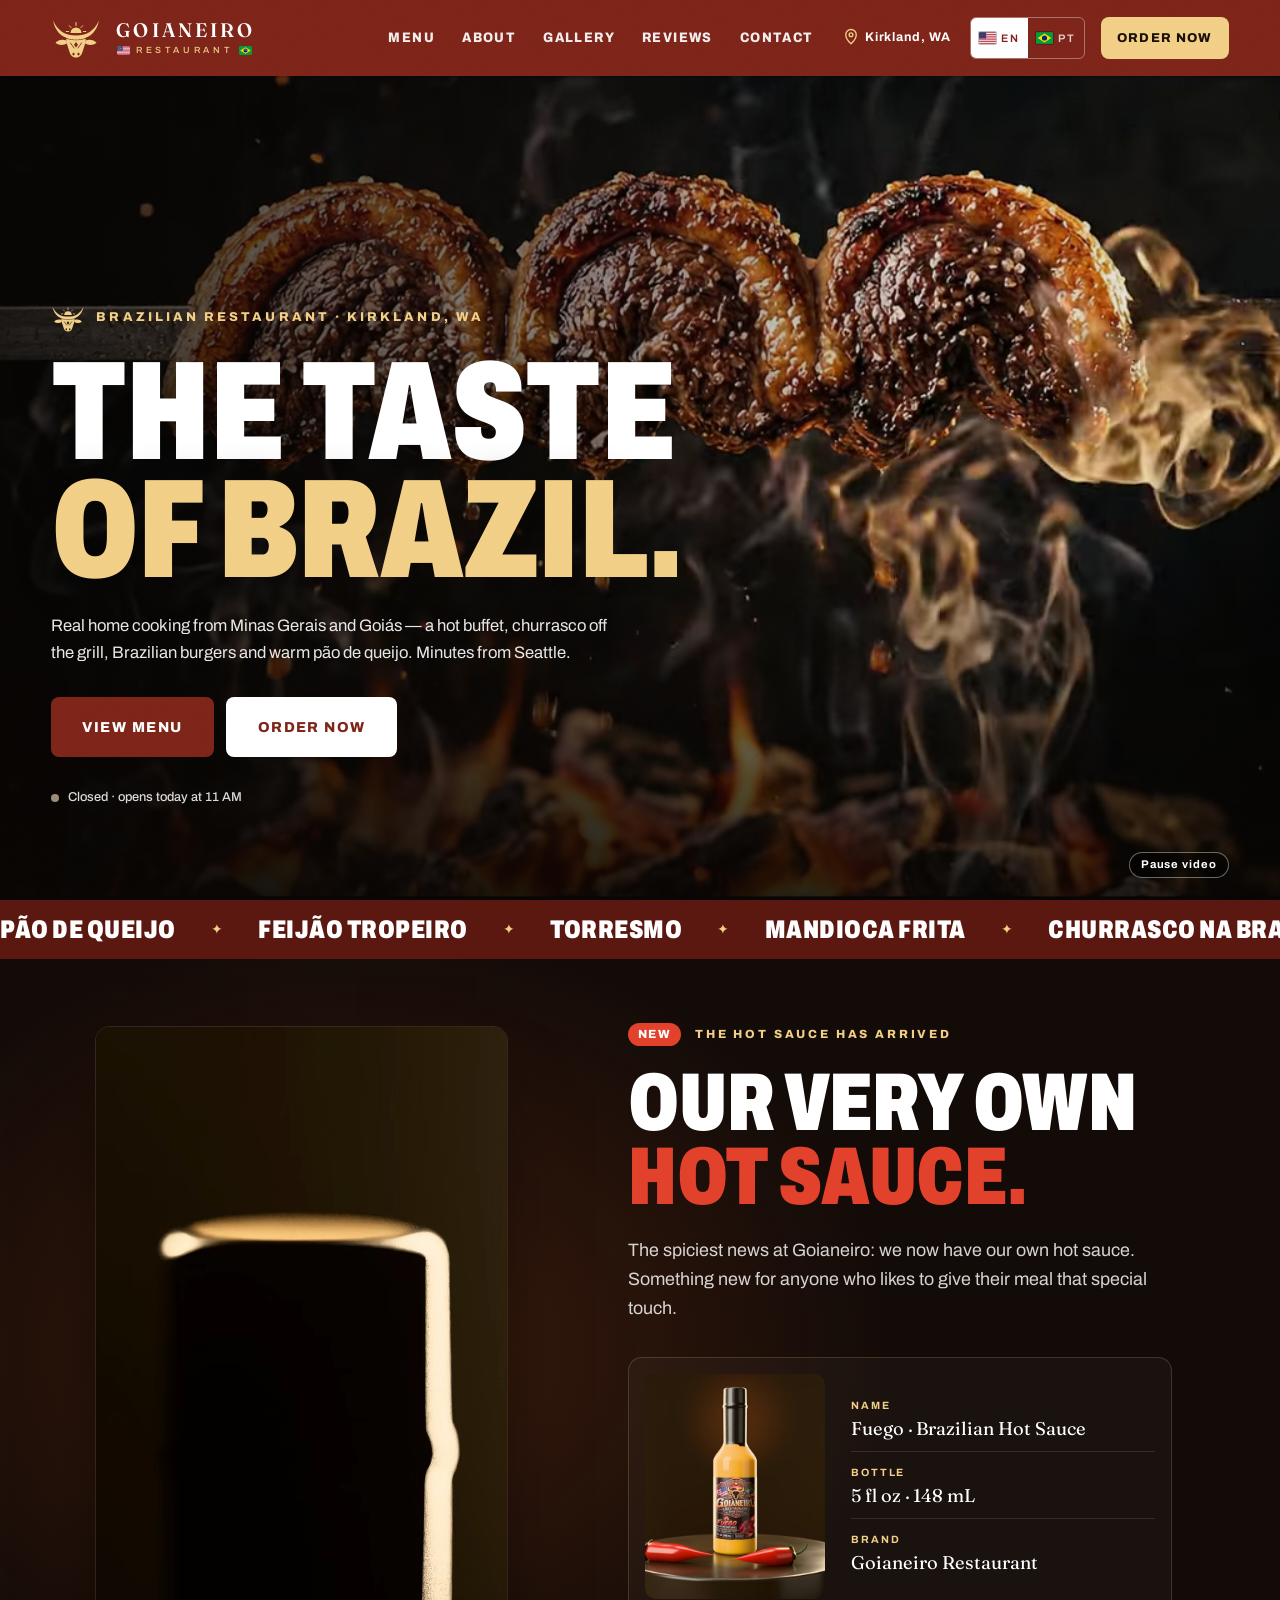
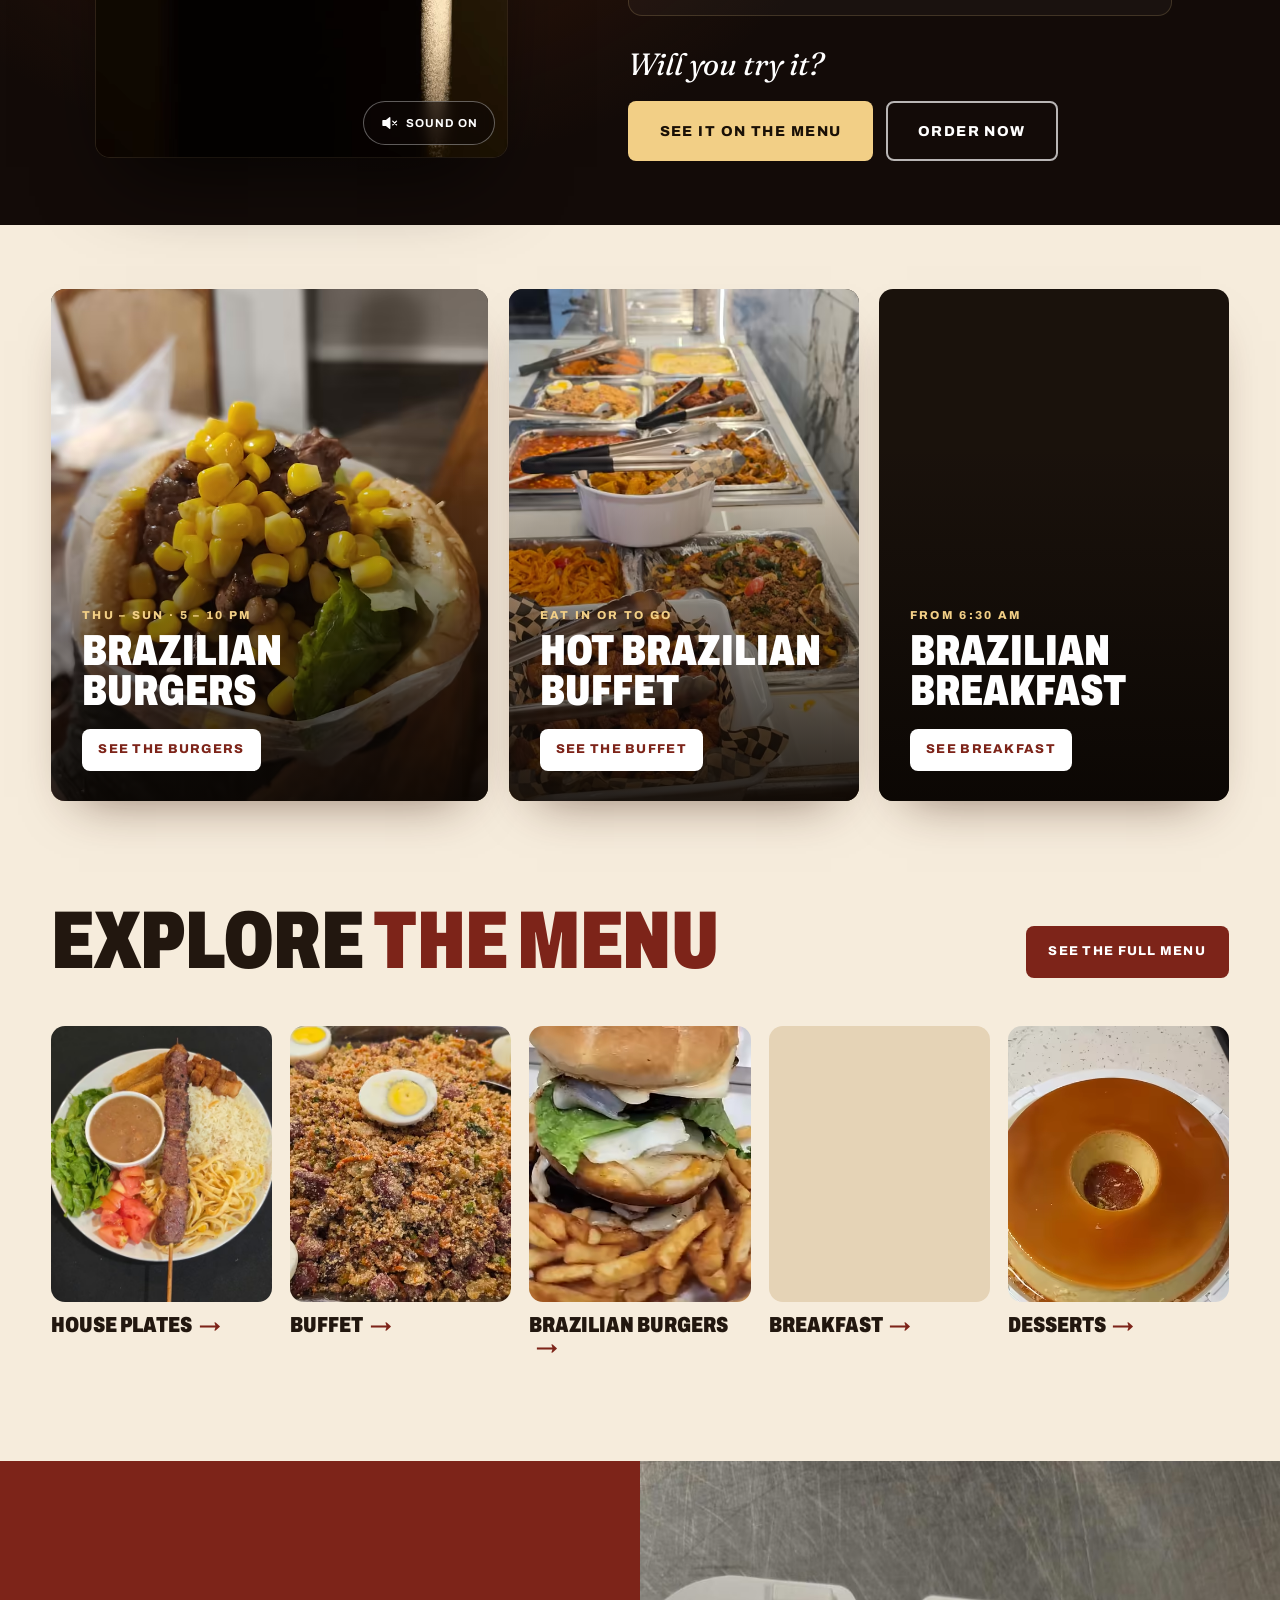
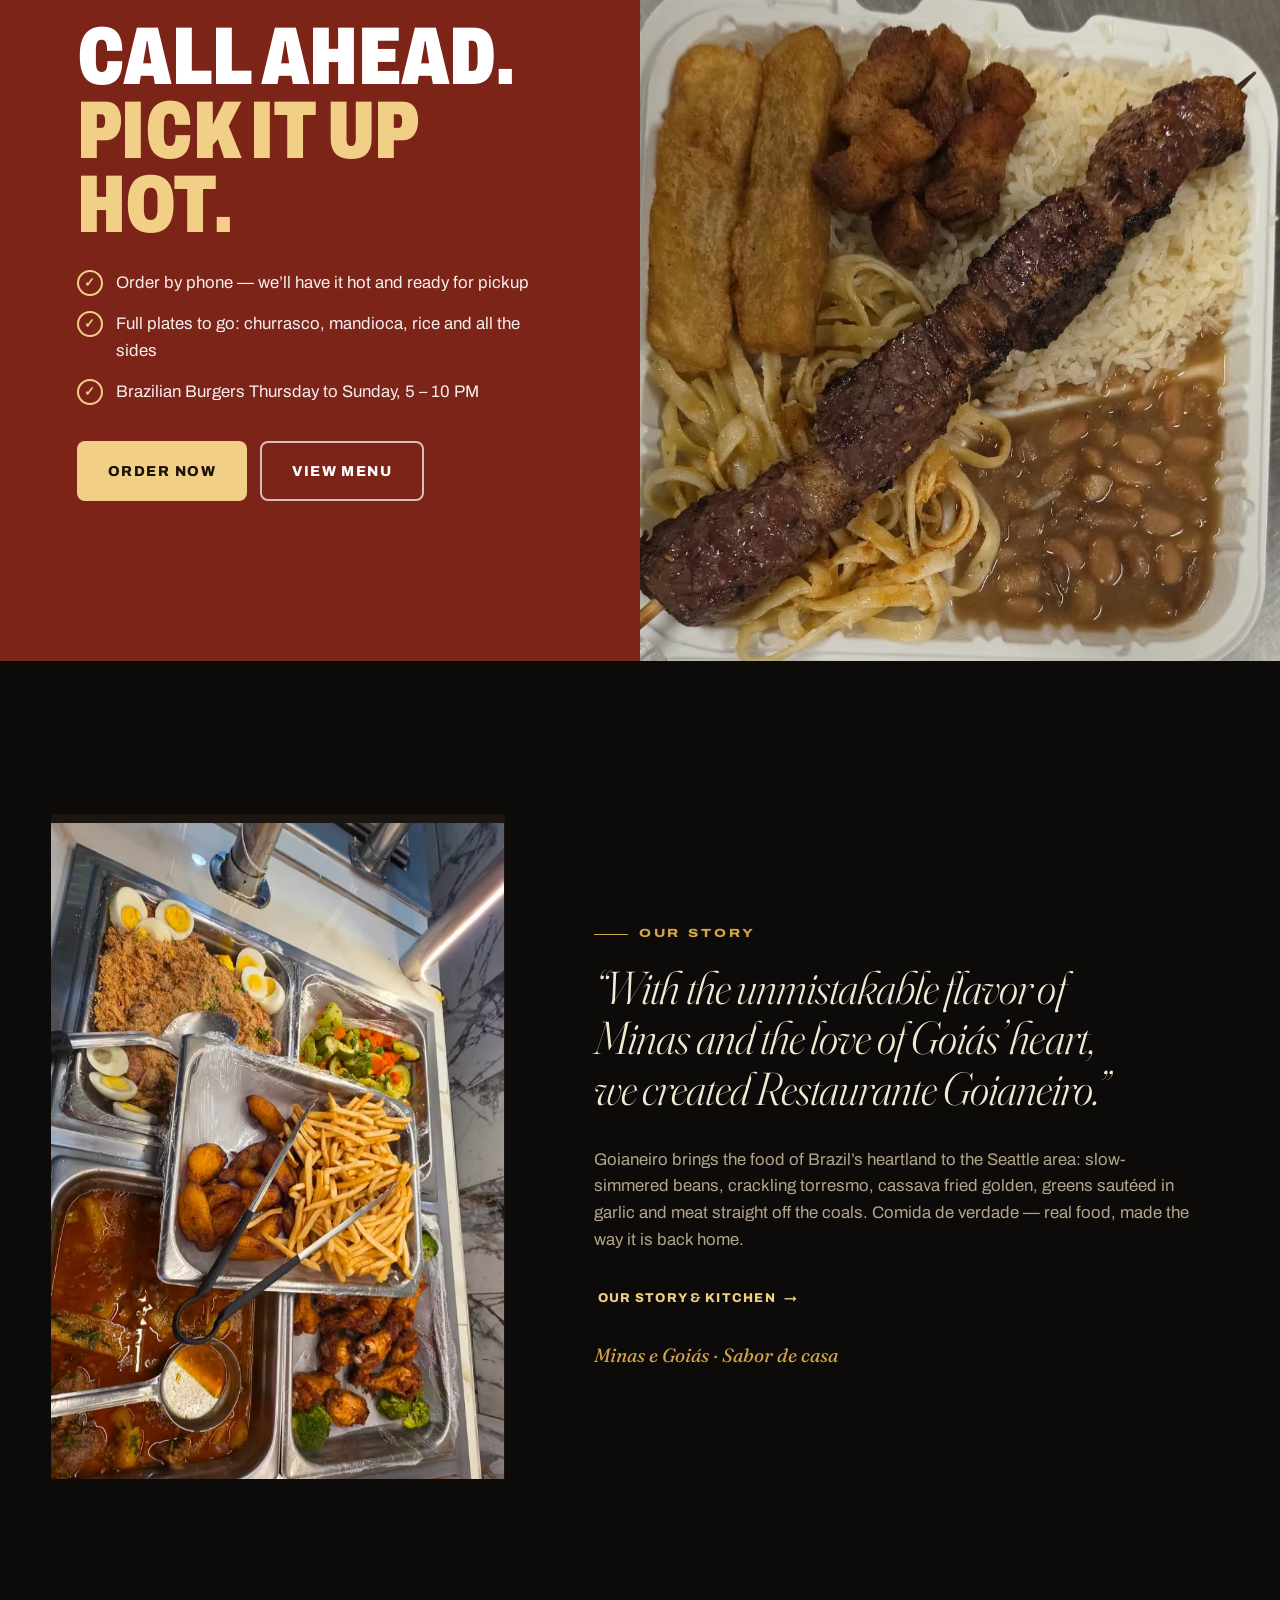
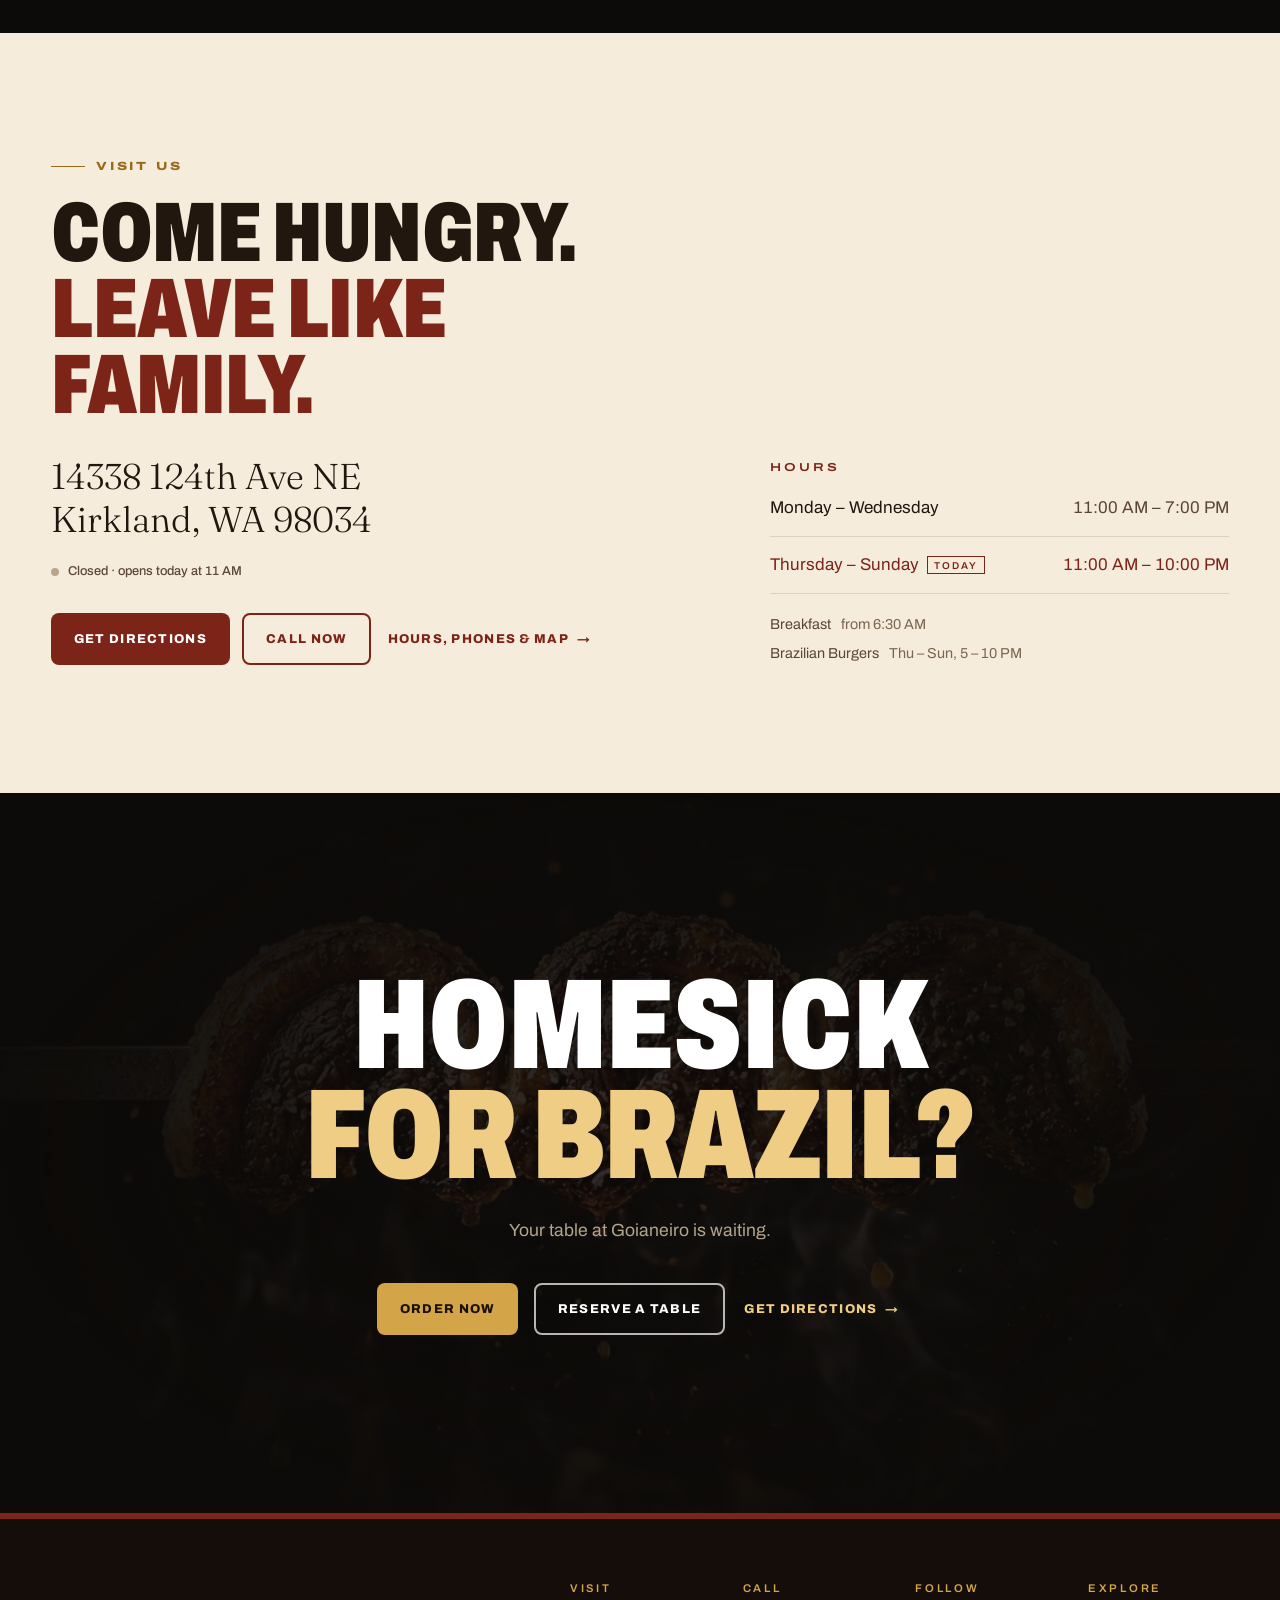
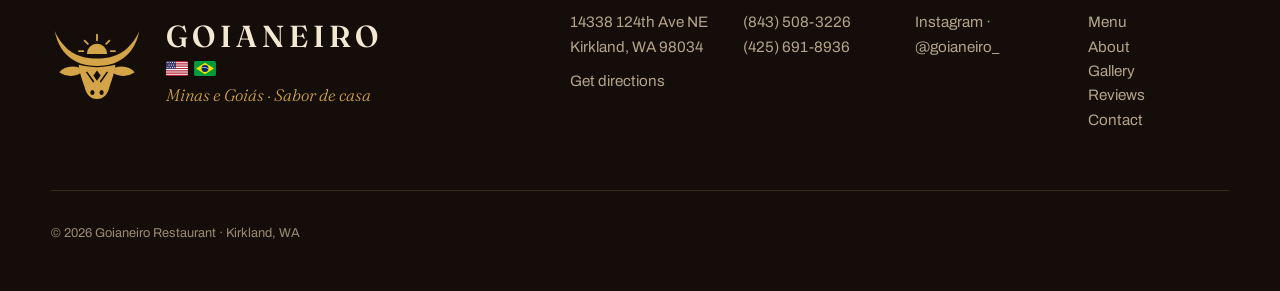
<file: index.html>
<!doctype html>
<html lang="en" class="no-js" data-title-pt="Restaurante Goianeiro | Comida brasileira em Kirkland, WA · Minas e Goiás" data-desc-pt="O Goianeiro é um restaurante brasileiro em Kirkland, WA, perto de Seattle: comida caseira de Minas Gerais e Goiás, buffet, churrasco na brasa, hambúrguer brasileiro, pão de queijo e café da manhã.">
<head>
<meta charset="utf-8">
<meta name="viewport" content="width=device-width, initial-scale=1, viewport-fit=cover">
<title>Goianeiro Restaurant | Brazilian Food in Kirkland, WA · Minas &amp; Goiás</title>
<meta name="description" content="Goianeiro is a Brazilian restaurant in Kirkland, WA, near Seattle: home cooking from Minas Gerais and Goiás, a hot buffet, fire-grilled churrasco, Brazilian burgers, pão de queijo and Brazilian breakfast.">
<meta name="theme-color" content="#7d2419">
<meta name="color-scheme" content="dark">

<meta property="og:type" content="restaurant.restaurant">
<meta property="og:site_name" content="Goianeiro Restaurant">
<meta property="og:title" content="Goianeiro Restaurant · Brazilian food from Minas &amp; Goiás in Kirkland, WA">
<meta property="og:description" content="Goianeiro is a Brazilian restaurant in Kirkland, WA, near Seattle: home cooking from Minas Gerais and Goiás, a hot buffet, fire-grilled churrasco, Brazilian burgers, pão de queijo and Brazilian breakfast.">
<link rel="canonical" href="https://goianeirorestaurante.com/">
<meta property="og:url" content="https://goianeirorestaurante.com/">
<meta property="og:image" content="https://goianeirorestaurante.com/assets/img/og-image.jpg">
<meta property="og:image:width" content="1200">
<meta property="og:image:height" content="630">
<meta property="og:locale" content="en_US">
<meta property="og:locale:alternate" content="pt_BR">
<meta name="twitter:card" content="summary_large_image">
<meta name="twitter:image" content="https://goianeirorestaurante.com/assets/img/og-image.jpg">
<meta name="geo.region" content="US-WA">
<meta name="geo.placename" content="Kirkland">

<link rel="icon" href="favicon.svg?v=2" type="image/svg+xml">
<link rel="icon" href="favicon.ico?v=2" sizes="48x48">
<link rel="apple-touch-icon" href="apple-touch-icon.png?v=2">
<link rel="manifest" href="site.webmanifest?v=2">

<link rel="preconnect" href="https://fonts.googleapis.com">
<link rel="preconnect" href="https://fonts.gstatic.com" crossorigin>
<link rel="stylesheet" href="https://fonts.googleapis.com/css2?family=Archivo:wdth,wght@62..125,400..900&family=Fraunces:ital,opsz,wght@0,9..144,300..700;1,9..144,300..700&display=swap">
<link rel="preload" as="image" href="assets/video/hero-flow-poster.webp" type="image/webp" media="(min-width: 900px)" fetchpriority="high">
<link rel="preload" as="image" href="assets/video/hero-flow-m-poster.webp" type="image/webp" media="(max-width: 899px)">
<link rel="stylesheet" href="assets/css/styles.css?v=20261019a">

<script type="application/ld+json">
{
  "@context": "https://schema.org",
  "@type": "Restaurant",
  "name": "Goianeiro Restaurant",
  "alternateName": "Restaurante Goianeiro",
  "description": "Brazilian restaurant serving home cooking from Minas Gerais and Goiás: hot buffet, churrasco, Brazilian burgers, pão de queijo and Brazilian breakfast.",
  "url": "https://goianeirorestaurante.com/",
  "image": ["https://goianeirorestaurante.com/assets/img/og-image.jpg", "https://goianeirorestaurante.com/assets/img/buffet-overhead-1600.jpg", "https://goianeirorestaurante.com/assets/img/marmita-1600.jpg"],
  "logo": "https://goianeirorestaurante.com/brand/export/goianeiro-logo-vertical.png",
  "servesCuisine": ["Brazilian", "Mineira", "Goiana", "Churrasco", "Burgers"],
  "priceRange": "$$",
  "telephone": "+1-843-508-3226",
  "address": {
    "@type": "PostalAddress",
    "streetAddress": "14338 124th Ave NE",
    "addressLocality": "Kirkland",
    "addressRegion": "WA",
    "postalCode": "98034",
    "addressCountry": "US"
  },
  "areaServed": ["Kirkland", "Seattle", "Bothell", "Redmond", "Bellevue"],
  "openingHoursSpecification": [
    {"@type": "OpeningHoursSpecification", "dayOfWeek": ["Monday","Tuesday","Wednesday"], "opens": "11:00", "closes": "19:00"},
    {"@type": "OpeningHoursSpecification", "dayOfWeek": ["Thursday","Friday","Saturday","Sunday"], "opens": "11:00", "closes": "22:00"}
  ],
  "sameAs": ["https://www.instagram.com/goianeiro_/"],
  "hasMenu": {
    "@type": "Menu",
    "name": "Goianeiro Menu",
    "hasMenuSection": [
      {"@type": "MenuSection", "name": "House Plates", "hasMenuItem": [
        {"@type": "MenuItem", "name": "Prato com Espetinho", "description": "Grilled beef skewer with rice, beans, pasta, lettuce and tomato, fried cassava and torresmo."},
        {"@type": "MenuItem", "name": "Na Chapa", "description": "Sliced steak and onions on a sizzling cast-iron plate with fries and melted cheese."},
        {"@type": "MenuItem", "name": "Marmita de Churrasco", "description": "Sliced churrasco, sausage and roast chicken with fried cassava, rice, pasta and collard greens, to go."}
      ]},
      {"@type": "MenuSection", "name": "Craft Burgers", "hasMenuItem": [
        {"@type": "MenuItem", "name": "X-Tudo", "description": "Bun, 2 burger patties, mozzarella, ham, bacon, sausage, sirloin cap (picanha), egg, corn, lettuce, tomato and pineapple.", "offers": {"@type": "Offer", "price": "20", "priceCurrency": "USD"}},
        {"@type": "MenuItem", "name": "X-Bacon", "description": "Bun, burger patty, mozzarella, ham, bacon and sausage.", "offers": {"@type": "Offer", "price": "15", "priceCurrency": "USD"}},
        {"@type": "MenuItem", "name": "X-Salada", "description": "2 eggs, mozzarella, corn, lettuce and tomato.", "offers": {"@type": "Offer", "price": "15", "priceCurrency": "USD"}},
        {"@type": "MenuItem", "name": "X-Frango", "description": "Burger bun, chicken fillet, mozzarella, ham, corn, lettuce, tomato and bacon.", "offers": {"@type": "Offer", "price": "18", "priceCurrency": "USD"}},
        {"@type": "MenuItem", "name": "Egg Burger", "description": "Bun, burger patty, mozzarella, egg, bacon, corn, lettuce and tomato.", "offers": {"@type": "Offer", "price": "15", "priceCurrency": "USD"}},
        {"@type": "MenuItem", "name": "Goianeiro Burger", "description": "Bun, burger patty, mozzarella, ham, lettuce and tomato.", "offers": {"@type": "Offer", "price": "14", "priceCurrency": "USD"}},
        {"@type": "MenuItem", "name": "X-Kids", "description": "Bun, beef patty, cheese and ham.", "offers": {"@type": "Offer", "price": "10", "priceCurrency": "USD"}}
      ]},
      {"@type": "MenuSection", "name": "Combos", "hasMenuItem": [
        {"@type": "MenuItem", "name": "Combo X-Tudo", "description": "X-Tudo + fries + soda", "offers": {"@type": "Offer", "price": "25", "priceCurrency": "USD"}},
        {"@type": "MenuItem", "name": "Combo X-Bacon", "description": "X-Bacon + fries + soda", "offers": {"@type": "Offer", "price": "23", "priceCurrency": "USD"}},
        {"@type": "MenuItem", "name": "Combo X-Salada", "description": "X-Salada + fries + soda", "offers": {"@type": "Offer", "price": "21", "priceCurrency": "USD"}}
      ]},
      {"@type": "MenuSection", "name": "House Hot Sauce", "hasMenuItem": [
        {"@type": "MenuItem", "name": "Fuego Brazilian Hot Sauce", "description": "Goianeiro's own Brazilian hot sauce, 5 fl oz (148 mL) bottle.", "image": "https://goianeirorestaurante.com/assets/img/pimenta-fuego-1296.jpg"}
      ]}
    ]
  }
}
</script>
<script>document.documentElement.classList.replace('no-js','js')</script>
</head>
<body>
<!-- Goianeiro identity — symbol sprite (source: brand/index.html) -->
<svg width="0" height="0" style="position:absolute" aria-hidden="true">
  <defs>
    <mask id="g-face" maskUnits="userSpaceOnUse" x="0" y="0" width="200" height="190">
      <rect width="200" height="190" fill="#fff"/>
      <path d="M58 97c18 4 30 6 42 6s24-2 42-6" fill="none" stroke="#000" stroke-width="3.5"/>
      <path d="M100 112l8 11-8 11-8-11Z" fill="#000"/>
      <path d="M78 116l14 20M122 116l-14 20" stroke="#000" stroke-width="3.5" stroke-linecap="round"/>
      <ellipse cx="90" cy="160" rx="4.5" ry="5.5" fill="#000"/><ellipse cx="110" cy="160" rx="4.5" ry="5.5" fill="#000"/>
    </mask>
    <symbol id="g-mark" viewBox="0 0 200 190">
      <path d="M78 76a22 22 0 0 1 44 0z" fill="currentColor"/>
      <path d="M100 46V34M80 54l-7-7M120 54l7-7M70 70h-9M130 70h9" stroke="currentColor" stroke-width="4" stroke-linecap="round" fill="none"/>
      <path d="M8 26C20 84 60 102 100 102S180 84 192 26C172 70 140 86 100 86S28 70 8 26Z" fill="currentColor"/>
      <g mask="url(#g-face)" fill="currentColor">
        <path d="M60 96h80c-1 22-9 38-13 52-4 16-12 26-27 26s-23-10-27-26c-4-14-12-30-13-52Z"/>
        <path d="M62 106c-18-6-34-2-44 10 14 10 32 10 46 2Z"/>
        <path d="M138 106c18-6 34-2 44 10-14 10-32 10-46 2Z"/>
      </g>
    </symbol>
    <symbol id="g-flag-us" viewBox="0 0 19 13">
      <clipPath id="fc-us"><rect width="19" height="13" rx="1.6"/></clipPath>
      <g clip-path="url(#fc-us)">
        <rect width="19" height="13" fill="#b22234"/>
        <path d="M0 1.5h19M0 3.5h19M0 5.5h19M0 7.5h19M0 9.5h19M0 11.5h19" stroke="#fff" stroke-width="1"/>
        <rect width="8.6" height="7" fill="#3c3b6e"/>
        <g fill="#fff"><circle cx="1.6" cy="1.3" r=".5"/><circle cx="3.6" cy="1.3" r=".5"/><circle cx="5.6" cy="1.3" r=".5"/><circle cx="7.6" cy="1.3" r=".5"/><circle cx="2.6" cy="3.5" r=".5"/><circle cx="4.6" cy="3.5" r=".5"/><circle cx="6.6" cy="3.5" r=".5"/><circle cx="1.6" cy="5.7" r=".5"/><circle cx="3.6" cy="5.7" r=".5"/><circle cx="5.6" cy="5.7" r=".5"/><circle cx="7.6" cy="5.7" r=".5"/></g>
      </g>
    </symbol>
    <symbol id="g-flag-br" viewBox="0 0 19 13">
      <clipPath id="fc-br"><rect width="19" height="13" rx="1.6"/></clipPath>
      <g clip-path="url(#fc-br)">
        <rect width="19" height="13" fill="#009c3b"/>
        <path d="M9.5 1.6 17.2 6.5 9.5 11.4 1.8 6.5Z" fill="#ffdf00"/>
        <circle cx="9.5" cy="6.5" r="3" fill="#002776"/>
        <path d="M6.6 5.9c2-.6 4-.4 5.8.8" stroke="#fff" stroke-width=".55" fill="none"/>
      </g>
    </symbol>
    <symbol id="g-star" viewBox="0 0 10 10"><path d="M5 0l1.5 3.5L10 5 6.5 6.5 5 10 3.5 6.5 0 5l3.5-1.5Z" fill="currentColor"/></symbol>
  </defs>
</svg>
<a class="skip" href="#main" data-i18n="skip">Skip to content</a>

<!-- ================= HEADER ================= -->
<header class="site-header" id="top">
  <button type="button" class="menu-btn" aria-controls="drawer" aria-expanded="false" aria-label="Open menu" data-drawer-open>
    <span></span><span></span><span></span>
  </button>
  <a class="brand" href="index.html" aria-label="Goianeiro Restaurant, home" aria-current="page">
    <svg class="brand__mark" viewBox="0 0 200 190" aria-hidden="true"><use href="#g-mark"/></svg>
    <span class="brand__word">
      <span class="brand__name">GOIANEIRO</span>
      <span class="brand__sub"><svg class="flag-mark" viewBox="0 0 19 13" aria-hidden="true"><use href="#g-flag-us"/></svg><span data-i18n="brandSub">Restaurant</span><svg class="flag-mark" viewBox="0 0 19 13" aria-hidden="true"><use href="#g-flag-br"/></svg></span>
    </span>
  </a>
  <nav class="nav" aria-label="Main">
    <a href="menu.html" data-i18n="navMenu">Menu</a>
    <a href="about.html" data-i18n="navAbout">About</a>
    <a href="about.html#gallery" data-i18n="navGallery">Gallery</a>
    <a href="reviews.html" data-nav-reviews data-i18n="navReviews">Reviews</a>
    <a href="contact.html" data-i18n="navContact">Contact</a>
  </nav>
  <div class="header__actions">
    <a class="findus" href="contact.html"><svg viewBox="0 0 24 24" aria-hidden="true"><path d="M12 21s7-6.2 7-12a7 7 0 0 0-14 0c0 5.8 7 12 7 12Z"/><circle cx="12" cy="9" r="2.5"/></svg><span data-i18n="findUs">Kirkland, WA</span></a>
    <div class="lang" role="group" aria-label="Language">
      <button type="button" data-lang="en" aria-pressed="true"><svg class="flag" viewBox="0 0 19 13" aria-hidden="true"><path fill="#b22234" d="M0 0h19v13H0z"/><path stroke="#fff" d="M0 1.5h19M0 3.5h19M0 5.5h19M0 7.5h19M0 9.5h19M0 11.5h19"/><path fill="#3c3b6e" d="M0 0h8v7H0z"/></svg> EN</button>
      <button type="button" data-lang="pt" aria-pressed="false"><svg class="flag" viewBox="0 0 19 13" aria-hidden="true"><path fill="#009c3b" d="M0 0h19v13H0z"/><path fill="#ffdf00" d="M9.5 1.5 17 6.5l-7.5 5-7.5-5z"/><circle cx="9.5" cy="6.5" r="2.9" fill="#002776"/></svg> PT</button>
    </div>
    <button type="button" class="btn btn--gold btn--sm" data-open-order data-i18n="ctaOrder">Order now</button>
  </div>
</header>

<main id="main">

<!-- ================= HERO (full-bleed film) ================= -->
<section class="ohero" aria-labelledby="hero-title">
  <video class="ohero__video" data-autoplay muted loop playsinline preload="none"
    poster="assets/video/hero-flow-poster.webp" data-poster-m="assets/video/hero-flow-m-poster.webp"
    aria-label="Brand film: a skewer of picanha turning over glowing embers">
    <source data-src="assets/video/hero-flow.mp4" data-src-m="assets/video/hero-flow-m.mp4" type="video/mp4">
    <source data-src="assets/video/hero-flow.webm" data-src-m="assets/video/hero-flow-m.webm" type="video/webm">
  </video>
  <div class="ohero__shade" aria-hidden="true"></div>
  <div class="ohero__copy">
    <p class="ohero__eyebrow" data-enter="1"><svg viewBox="0 0 200 190" aria-hidden="true"><use href="#g-mark"/></svg><span data-i18n="heroEyebrow">Brazilian restaurant · Kirkland, WA</span></p>
    <h1 id="hero-title" class="ohero__title" data-enter="2"><span data-i18n="heroTitle1">The taste</span> <em data-i18n="heroTitle2">of Brazil.</em></h1>
    <p class="ohero__lede" data-enter="3" data-i18n="heroLede">Real home cooking from Minas Gerais and Goiás — a hot buffet, churrasco off the grill, Brazilian burgers and warm pão de queijo. Minutes from Seattle.</p>
    <div class="ohero__ctas" data-enter="4">
      <a class="btn btn--red btn--lg" href="menu.html" data-i18n="ctaMenu">View menu</a>
      <button type="button" class="btn btn--white btn--lg" data-open-order data-i18n="ctaOrder">Order now</button>
    </div>
    <p class="ohero__status" data-enter="5"><span class="status" data-status aria-live="polite"></span></p>
  </div>
  <button type="button" class="ohero__pause" data-hero-pause aria-pressed="false"><span data-i18n="pauseVideo">Pause video</span></button>
</section>

<!-- ================= MARQUEE ================= -->
<div class="marquee" aria-hidden="true">
  <div class="marquee__track">
    <span>Pão de queijo</span><i>✦</i><span>Feijão tropeiro</span><i>✦</i><span>Torresmo</span><i>✦</i><span>Mandioca frita</span><i>✦</i><span>Churrasco na brasa</span><i>✦</i><span>Espetinho</span><i>✦</i><span>Costelinha</span><i>✦</i><span>Couve refogada</span><i>✦</i><span>Pudim de leite</span><i>✦</i><span>X-Tudo</span><i>✦</i><span>Café com leite</span><i>✦</i>
    <span>Pão de queijo</span><i>✦</i><span>Feijão tropeiro</span><i>✦</i><span>Torresmo</span><i>✦</i><span>Mandioca frita</span><i>✦</i><span>Churrasco na brasa</span><i>✦</i><span>Espetinho</span><i>✦</i><span>Costelinha</span><i>✦</i><span>Couve refogada</span><i>✦</i><span>Pudim de leite</span><i>✦</i><span>X-Tudo</span><i>✦</i><span>Café com leite</span><i>✦</i>
  </div>
</div>

<!-- ================= OUR HOT SAUCE (launch) ================= -->
<section class="sauce" id="hot-sauce" aria-labelledby="sauce-title">
  <div class="sauce__media" data-reveal="clip">
    <div class="sauce__film">
      <video data-autoplay muted loop playsinline preload="none" poster="assets/video/pimenta-fuego-poster.webp"
        aria-label="Film: the Goianeiro Fuego hot sauce bottle revealed under studio light, next to two red chili peppers" data-i18n-attr="aria-label:altSauceVideo">
        <source data-src="assets/video/pimenta-fuego-v2.webm" type="video/webm">
        <source data-src="assets/video/pimenta-fuego-v2.mp4" type="video/mp4">
      </video>
      <button type="button" class="sauce__sound" data-sound aria-pressed="false">
        <svg viewBox="0 0 24 24" aria-hidden="true"><path d="M4 9v6h4l5 4V5L8 9H4Z"/><path class="sauce__wave" d="M16.5 8.5a5 5 0 0 1 0 7M19 6a8.5 8.5 0 0 1 0 12"/><path class="sauce__x" d="m17 9.5 5 5m0-5-5 5"/></svg>
        <span data-i18n="soundOn">Sound on</span>
      </button>
    </div>
  </div>
  <div class="sauce__copy">
    <p class="sauce__kick" data-reveal><span class="sauce__new" data-i18n="tagNew">New</span><span data-i18n="sauceKicker">The hot sauce has arrived</span></p>
    <h2 id="sauce-title" class="big-title big-title--light" data-reveal><span data-i18n="sauceTitle1">Our very own</span> <em data-i18n="sauceTitle2">hot sauce.</em></h2>
    <p class="sauce__lede" data-reveal data-i18n="sauceLede">The spiciest news at Goianeiro: we now have our own hot sauce. Something new for anyone who likes to give their meal that special touch.</p>
    <div class="sauce__card" data-reveal data-zoom-group>
      <button type="button" class="sauce__photo" data-type="image" data-full="assets/img/pimenta-fuego-full.webp" aria-label="View photo: Fuego Brazilian Hot Sauce" data-i18n-attr="aria-label:sauceZoom">
        <picture>
          <source type="image/avif" srcset="assets/img/pimenta-fuego-480.avif 480w, assets/img/pimenta-fuego-960.avif 960w" sizes="(min-width: 900px) 220px, 38vw">
          <source type="image/webp" srcset="assets/img/pimenta-fuego-480.webp 480w, assets/img/pimenta-fuego-960.webp 960w" sizes="(min-width: 900px) 220px, 38vw">
          <img src="assets/img/pimenta-fuego-480.jpg" width="480" height="600" loading="lazy" decoding="async"
            alt="Bottle of Goianeiro Fuego Brazilian Hot Sauce on a dark stone pedestal with two red chili peppers" data-i18n-attr="alt:altSauce">
        </picture>
      </button>
      <span hidden data-type="image" data-full="assets/img/pimenta-lancamento-1080.webp" data-alt="Launch poster: the spiciest news at Goianeiro has arrived" data-i18n-attr="data-alt:altSaucePoster"></span>
      <dl class="sauce__facts">
        <div><dt data-i18n="sauceName">Name</dt><dd>Fuego · <span data-i18n="sauceType">Brazilian Hot Sauce</span></dd></div>
        <div><dt data-i18n="sauceSize">Bottle</dt><dd>5 fl oz · 148 mL</dd></div>
        <div><dt data-i18n="sauceBrand">Brand</dt><dd>Goianeiro Restaurant</dd></div>
      </dl>
    </div>
    <p class="sauce__ask" data-reveal data-i18n="sauceAsk">Will you try it?</p>
    <div class="sauce__ctas" data-reveal>
      <a class="btn btn--gold btn--lg" href="menu.html#sauce" data-i18n="ctaSeeSauce">See it on the menu</a>
      <button type="button" class="btn btn--line btn--lg" data-open-order data-i18n="ctaOrder">Order now</button>
    </div>
  </div>
</section>

<!-- ================= PROMOS ================= -->
<section class="promos light" aria-label="Featured">
  <ul class="promo-grid">
    <li class="promo" data-reveal>
      <a href="menu.html#burgers">
        <picture>
          <source type="image/avif" srcset="assets/img/burger-milho-720.avif">
          <source type="image/webp" srcset="assets/img/burger-milho-720.webp">
          <img src="assets/img/burger-milho-720.jpg" width="720" height="900" loading="lazy" decoding="async" alt="Brazilian burger piled with steak, sweet corn and lettuce" data-i18n-attr="alt:altBurgerMilho">
        </picture>
        <span class="promo__body">
          <span class="promo__kick" data-i18n="metaBurgers">Thu – Sun · 5 – 10 PM</span>
          <span class="promo__title" data-i18n="tabBurgers">Brazilian Burgers</span>
          <span class="btn btn--white btn--sm promo__cta" data-i18n="ctaSeeBurgers">See the burgers</span>
        </span>
      </a>
    </li>
    <li class="promo" data-reveal>
      <a href="menu.html#buffet">
        <picture>
          <source type="image/avif" srcset="assets/img/buffet-linha-720.avif">
          <source type="image/webp" srcset="assets/img/buffet-linha-720.webp">
          <img src="assets/img/buffet-linha-720.jpg" width="720" height="900" loading="lazy" decoding="async" alt="The Goianeiro buffet line with hot trays" data-i18n-attr="alt:altBuffet">
        </picture>
        <span class="promo__body">
          <span class="promo__kick" data-i18n="metaBuffet">Eat in or to go</span>
          <span class="promo__title" data-i18n="promoBuffet">Hot Brazilian buffet</span>
          <span class="btn btn--white btn--sm promo__cta" data-i18n="ctaSeeBuffet">See the buffet</span>
        </span>
      </a>
    </li>
    <li class="promo" data-reveal>
      <a href="menu.html#breakfast">
        <picture>
          <source type="image/avif" srcset="assets/img/pao-de-queijo-739.avif">
          <source type="image/webp" srcset="assets/img/pao-de-queijo-739.webp">
          <img src="assets/img/pao-de-queijo-739.jpg" width="739" height="1600" loading="lazy" decoding="async" alt="Basket of pão de queijo" data-i18n-attr="alt:altPaoShort">
        </picture>
        <span class="promo__body">
          <span class="promo__kick" data-i18n="metaBreakfast">From 6:30 AM</span>
          <span class="promo__title" data-i18n="promoBreakfast">Brazilian breakfast</span>
          <span class="btn btn--white btn--sm promo__cta" data-i18n="ctaSeeBreakfast">See breakfast</span>
        </span>
      </a>
    </li>
  </ul>
</section>

<!-- ================= MENU CATEGORIES (full menu: menu.html) ================= -->
<section class="cats light" aria-labelledby="cats-title">
  <header class="cats__head">
    <h2 id="cats-title" class="big-title" data-reveal><span data-i18n="catsTitle1">Explore</span> <em data-i18n="catsTitle2">the menu</em></h2>
    <a class="btn btn--red" href="menu.html" data-reveal data-i18n="ctaMenuFull">See the full menu</a>
  </header>
  <ul class="cat-grid">
    <li class="cat" data-reveal>
      <a href="menu.html#plates">
        <span class="cat__media"><picture>
          <source type="image/avif" srcset="assets/img/espetinho-prato-480.avif">
          <source type="image/webp" srcset="assets/img/espetinho-prato-480.webp">
          <img src="assets/img/espetinho-prato-480.jpg" width="480" height="600" loading="lazy" decoding="async" alt="Plate with a grilled beef skewer, beans, rice, pasta, lettuce, tomato, fried cassava and torresmo" data-i18n-attr="alt:altEspPrato">
        </picture></span>
        <span class="cat__name" data-i18n="tabPlates">House plates</span>
      </a>
    </li>
    <li class="cat" data-reveal>
      <a href="menu.html#buffet">
        <span class="cat__media"><picture>
          <source type="image/avif" srcset="assets/img/feijao-tropeiro-bandeja-400.avif">
          <source type="image/webp" srcset="assets/img/feijao-tropeiro-bandeja-400.webp">
          <img src="assets/img/feijao-tropeiro-bandeja-400.jpg" width="400" height="500" loading="lazy" decoding="async" alt="Feijão tropeiro topped with boiled eggs" data-i18n-attr="alt:altTropeiro">
        </picture></span>
        <span class="cat__name" data-i18n="tabBuffet">Buffet</span>
      </a>
    </li>
    <li class="cat" data-reveal>
      <a href="menu.html#burgers">
        <span class="cat__media"><picture>
          <source type="image/avif" srcset="assets/img/burger-torre-400.avif">
          <source type="image/webp" srcset="assets/img/burger-torre-400.webp">
          <img src="assets/img/burger-torre-400.jpg" width="400" height="500" loading="lazy" decoding="async" alt="Tall Brazilian burger with egg, cheese and lettuce, served with fries" data-i18n-attr="alt:altBurgerTorre">
        </picture></span>
        <span class="cat__name" data-i18n="tabBurgers">Brazilian Burgers</span>
      </a>
    </li>
    <li class="cat" data-reveal>
      <a href="menu.html#breakfast">
        <span class="cat__media"><picture>
          <source type="image/avif" srcset="assets/img/pao-de-sal-480.avif">
          <source type="image/webp" srcset="assets/img/pao-de-sal-480.webp">
          <img src="assets/img/pao-de-sal-480.jpg" width="480" height="600" loading="lazy" decoding="async" alt="Tray of golden Brazilian bread rolls fresh from the oven" data-i18n-attr="alt:altPaoSal">
        </picture></span>
        <span class="cat__name" data-i18n="tabBreakfast">Breakfast</span>
      </a>
    </li>
    <li class="cat" data-reveal>
      <a href="menu.html#desserts">
        <span class="cat__media"><picture>
          <source type="image/avif" srcset="assets/img/pudim-calda-400.avif">
          <source type="image/webp" srcset="assets/img/pudim-calda-400.webp">
          <img src="assets/img/pudim-calda-400.jpg" width="400" height="500" loading="lazy" decoding="async" alt="Whole pudim de leite glazed in caramel, seen from above" data-i18n-attr="alt:altPudimCalda">
        </picture></span>
        <span class="cat__name" data-i18n="tabSweets">Desserts</span>
      </a>
    </li>
  </ul>
</section>

<!-- ================= ORDER BAND ================= -->
<section class="oband" aria-labelledby="oband-title">
  <div class="oband__copy">
    <h2 id="oband-title" class="big-title big-title--light" data-reveal><span data-i18n="obandTitle1">Call ahead.</span> <em data-i18n="obandTitle2">Pick it up hot.</em></h2>
    <ul class="oband__list" data-reveal>
      <li data-i18n="oband1">Order by phone — we’ll have it hot and ready for pickup</li>
      <li data-i18n="oband2">Full plates to go: churrasco, mandioca, rice and all the sides</li>
      <li data-i18n="oband3">Brazilian Burgers Thursday to Sunday, 5 – 10 PM</li>
    </ul>
    <div class="oband__ctas" data-reveal>
      <button type="button" class="btn btn--gold btn--lg" data-open-order data-i18n="ctaOrder">Order now</button>
      <a class="btn btn--line btn--lg" href="menu.html" data-i18n="ctaMenu">View menu</a>
    </div>
  </div>
  <figure class="oband__media" data-reveal="clip">
    <picture>
      <source type="image/avif" srcset="assets/img/espetinho-viagem-924.avif">
      <source type="image/webp" srcset="assets/img/espetinho-viagem-924.webp">
      <img src="assets/img/espetinho-viagem-924.jpg" width="924" height="1155" loading="lazy" decoding="async" alt="Prato com espetinho packed to go: skewer, rice, beans, pasta, fried cassava and torresmo" data-i18n-attr="alt:altEspViagem">
    </picture>
  </figure>
</section>

<!-- ================= STORY ================= -->
<section class="story" id="story" aria-labelledby="story-title">
  <div class="story__media">
    <figure class="frame frame--tall" data-reveal="clip">
      <picture>
          <source type="image/avif" srcset="assets/img/buffet-line-480.avif 480w, assets/img/buffet-line-739.avif 739w" sizes="(min-width: 900px) 38vw, 90vw">
          <source type="image/webp" srcset="assets/img/buffet-line-480.webp 480w, assets/img/buffet-line-739.webp 739w" sizes="(min-width: 900px) 38vw, 90vw">
          <img src="assets/img/buffet-line-739.jpg" width="739" height="1600" loading="lazy" decoding="async" data-parallax="0.08"
            alt="The Goianeiro buffet: farofa with eggs, fried plantains, fries, roast chicken and stews" data-i18n-attr="alt:altBuffetLine">
        </picture>
    </figure>
  </div>
  <div class="story__copy">
    <p class="kicker" data-reveal data-i18n="storyKicker">Our story</p>
    <h2 id="story-title" class="display" data-reveal>
      <span data-i18n="storyTitle">“With the unmistakable flavor of Minas and the love of Goiás’ heart, we created Restaurante Goianeiro.”</span>
    </h2>
    <p class="story__text" data-reveal data-i18n="storyText">Goianeiro brings the food of Brazil’s heartland to the Seattle area: slow-simmered beans, crackling torresmo, cassava fried golden, greens sautéed in garlic and meat straight off the coals. Comida de verdade — real food, made the way it is back home.</p>
    <p class="story__more" data-reveal><a class="btn btn--text" href="about.html"><span data-i18n="storyMore">Our story &amp; kitchen</span> <span aria-hidden="true">→</span></a></p>
    <p class="signature" data-reveal><span>Minas e Goiás</span> · <span data-i18n="tagline">Sabor de casa</span></p>
  </div>
</section>

<!-- ================= FEATURED REVIEWS (full list + form: reviews.html) ================= -->
<!-- stays hidden until there are real reviews to show -->
<section class="reviews reviews--featured" id="reviews" aria-labelledby="reviews-title" data-reviews="featured" hidden>
  <header class="section-head section-head--split">
    <div>
      <p class="kicker" data-reveal data-i18n="revKicker">Reviews</p>
      <h2 id="reviews-title" class="display display--xl" data-reveal><span data-i18n="revTitle1">Straight from</span> <em data-i18n="revTitle2">our guests.</em></h2>
    </div>
    <a class="rv-mini" href="reviews.html" data-reveal>
      <span class="rv-mini__avg" data-rv-avg>–</span>
      <span class="rv-mini__meta">
        <span class="stars" data-rv-avg-stars style="--v:0" role="img" aria-label=""></span>
        <span class="rv-mini__count" data-rv-count></span>
      </span>
    </a>
  </header>
  <ul class="rv-list rv-list--featured" data-rv-list></ul>
  <div class="rv-feat__ctas">
    <a class="btn btn--gold" href="reviews.html" data-i18n="rvSeeAll">See all reviews</a>
    <a class="btn btn--line" href="reviews.html#write" data-i18n="revWrite">Write a review</a>
  </div>
</section>

<!-- ================= VISIT STRIP (details + map: contact.html) ================= -->
<section class="vstrip light" aria-labelledby="vs-title">
  <div class="vstrip__info">
    <p class="kicker" data-reveal data-i18n="visitKicker">Visit us</p>
    <h2 id="vs-title" class="display display--xl" data-reveal><span data-i18n="visitTitle1">Come hungry.</span> <em data-i18n="visitTitle2">Leave like family.</em></h2>
    <address class="visit__address" data-reveal>
      <span data-addr-line1>14338 124th Ave NE</span><br>
      <span data-addr-line2>Kirkland, WA 98034</span>
    </address>
    <p class="vstrip__status" data-reveal><span class="status" data-status aria-live="polite"></span></p>
    <div class="visit__ctas" data-reveal>
      <a class="btn btn--gold" data-directions target="_blank" rel="noopener" href="contact.html"><span data-i18n="ctaDirections">Get directions</span></a>
      <a class="btn btn--line" data-tel href="contact.html"><span data-i18n="ctaCall">Call now</span></a>
      <a class="btn btn--text" href="contact.html"><span data-i18n="ctaHoursMap">Hours, phones &amp; map</span> <span aria-hidden="true">→</span></a>
    </div>
  </div>
  <div class="hours vstrip__hours" data-reveal>
      <h3 class="menu-cat" data-i18n="hoursTitle">Hours</h3>
      <table>
        <tbody>
          <tr data-days="1,2,3"><th scope="row" data-i18n="monWed">Monday – Wednesday</th><td data-i18n="hMonWed">11:00 AM – 7:00 PM</td></tr>
          <tr data-days="4,5,6,0"><th scope="row" data-i18n="thuSun">Thursday – Sunday</th><td data-i18n="hThuSun">11:00 AM – 10:00 PM</td></tr>
        </tbody>
      </table>
      <ul class="hours__extra">
        <li><span data-i18n="hBreakfast">Breakfast</span> <span data-i18n="hBreakfastT">from 6:30 AM</span></li>
        <li><span data-i18n="hBurgers">Brazilian Burgers</span> <span data-i18n="hBurgersT">Thu – Sun, 5 – 10 PM</span></li>
      </ul>
    </div>
</section>

<!-- ================= CLOSING CTA ================= -->
<section class="closing" aria-labelledby="closing-title">
  <img class="closing__bg" src="assets/video/hero-flow-poster.webp" width="1280" height="720" loading="lazy" decoding="async" alt="" data-parallax="0.12">
  <div class="closing__inner">
    <h2 id="closing-title" class="display display--xxl" data-reveal><span data-i18n="closeTitle1">Homesick</span> <em data-i18n="closeTitle2">for Brazil?</em></h2>
    <p data-reveal data-i18n="closeText">Your table at Goianeiro is waiting.</p>
    <div class="closing__ctas" data-reveal>
      <button type="button" class="btn btn--gold" data-open-order data-i18n="ctaOrder">Order now</button>
      <button type="button" class="btn btn--line" data-open-order="reserve" data-i18n="ctaReserve">Reserve a table</button>
      <a class="btn btn--text" data-directions target="_blank" rel="noopener" href="contact.html"><span data-i18n="ctaDirections">Get directions</span> <span aria-hidden="true">→</span></a>
    </div>
  </div>
</section>

</main>

<!-- ================= FOOTER ================= -->
<footer class="site-footer">
  <div class="footer__brand">
    <svg class="footer__mark" viewBox="0 0 200 190" role="img" aria-label="Goianeiro"><use href="#g-mark"/></svg>
    <div>
      <p class="footer__word">GOIANEIRO</p>
      <p class="footer__flags"><svg class="flag-mark" viewBox="0 0 19 13" role="img" aria-label="United States"><use href="#g-flag-us"/></svg><svg class="flag-mark" viewBox="0 0 19 13" role="img" aria-label="Brazil"><use href="#g-flag-br"/></svg></p>
      <p class="footer__tag">Minas e Goiás · <span data-i18n="tagline">Sabor de casa</span></p>
    </div>
  </div>
  <div class="footer__cols">
    <div>
      <h3 data-i18n="fVisit">Visit</h3>
      <p><span data-addr-line1>14338 124th Ave NE</span><br><span data-addr-line2>Kirkland, WA 98034</span></p>
      <p><a data-directions target="_blank" rel="noopener" href="#" data-i18n="ctaDirections">Get directions</a></p>
    </div>
    <div>
      <h3 data-i18n="fCall">Call</h3>
      <p><a data-tel="0" href="#">(843) 508-3226</a><br><a data-tel="1" href="#">(425) 691-8936</a></p>
    </div>
    <div>
      <h3 data-i18n="fFollow">Follow</h3>
      <p><a href="https://www.instagram.com/goianeiro_/" target="_blank" rel="noopener">Instagram · @goianeiro_</a></p>
    </div>
    <div>
      <h3 data-i18n="fExplore">Explore</h3>
      <p><a href="menu.html" data-i18n="navMenu">Menu</a><br><a href="about.html" data-i18n="navAbout">About</a><br><a href="about.html#gallery" data-i18n="navGallery">Gallery</a><br><a href="reviews.html" data-nav-reviews data-i18n="navReviews">Reviews</a><br><a href="contact.html" data-i18n="navContact">Contact</a></p>
    </div>
  </div>
  <p class="footer__legal">© <span data-year></span> Goianeiro Restaurant · Kirkland, WA</p>
</footer>

<!-- Mobile menu -->
<div class="drawer" id="drawer" hidden>
  <div class="drawer__panel" role="dialog" aria-modal="true" aria-label="Menu">
    <button type="button" class="drawer__close" aria-label="Close menu" data-drawer-close>×</button>
    <nav class="drawer__nav" aria-label="Mobile">
      <a href="index.html" aria-current="page" data-i18n="navHome">Home</a>
      <a href="menu.html" data-i18n="navMenu">Menu</a>
      <a href="about.html" data-i18n="navAbout">About</a>
      <a href="about.html#gallery" data-i18n="navGallery">Gallery</a>
      <a href="reviews.html" data-nav-reviews data-i18n="navReviews">Reviews</a>
      <a href="contact.html" data-i18n="navContact">Contact</a>
    </nav>
    <div class="drawer__foot">
      <button type="button" class="btn btn--red btn--block" data-open-order data-i18n="ctaOrder">Order now</button>
      <a class="btn btn--line btn--block" data-tel href="contact.html"><span data-i18n="ctaCall">Call now</span></a>
      <p class="drawer__addr"><span data-addr-line1>14338 124th Ave NE</span><br><span data-addr-line2>Kirkland, WA 98034</span></p>
    </div>
  </div>
</div>

<!-- Mobile action bar -->
<nav class="actionbar" aria-label="Quick actions">
  <button type="button" data-open-order>
    <svg viewBox="0 0 24 24" aria-hidden="true"><path d="M6 7h12l-1 13H7L6 7Z"/><path d="M9 7a3 3 0 0 1 6 0"/></svg>
    <span data-i18n="abOrder">Order</span>
  </button>
  <a href="menu.html">
    <svg viewBox="0 0 24 24" aria-hidden="true"><path d="M5 4h14v16H5z"/><path d="M8 8h8M8 12h8M8 16h5"/></svg>
    <span data-i18n="abMenu">Menu</span>
  </a>
  <a data-tel href="contact.html">
    <svg viewBox="0 0 24 24" aria-hidden="true"><path d="M5 4h4l2 5-2.5 1.5a11 11 0 0 0 5 5L15 13l5 2v4a1 1 0 0 1-1 1A16 16 0 0 1 4 5a1 1 0 0 1 1-1Z"/></svg>
    <span data-i18n="abCall">Call</span>
  </a>
  <a data-directions target="_blank" rel="noopener" href="contact.html">
    <svg viewBox="0 0 24 24" aria-hidden="true"><path d="M12 21s7-6.2 7-12a7 7 0 0 0-14 0c0 5.8 7 12 7 12Z"/><circle cx="12" cy="9" r="2.5"/></svg>
    <span data-i18n="abDirections">Directions</span>
  </a>
</nav>

<!-- Order / reserve sheet -->
<dialog class="sheet" id="order-sheet" aria-labelledby="sheet-title">
  <form method="dialog" class="sheet__close-form"><button class="sheet__close" aria-label="Close">×</button></form>
  <p class="kicker" data-sheet-kicker data-i18n="sheetKicker">Pickup &amp; takeout</p>
  <h2 id="sheet-title" class="display display--md" data-sheet-title data-i18n="sheetTitle">Call us to order</h2>
  <p class="sheet__text" data-sheet-text data-i18n="sheetText">Place your order by phone and we’ll have it hot and ready for pickup.</p>
  <div class="sheet__actions">
    <a class="btn btn--gold btn--block" data-tel="0" href="#"><span>Jhon</span> · (843) 508-3226</a>
    <a class="btn btn--line btn--block" data-tel="1" href="#"><span>Pamela</span> · (425) 691-8936</a>
    <a class="btn btn--text btn--block" href="menu.html" data-close-sheet data-i18n="ctaMenu">View menu</a>
  </div>
</dialog>

<!-- Review photo viewer -->
<dialog class="rv-viewer" id="rv-viewer" aria-label="Review photo">
  <button class="lightbox__btn lightbox__close" data-rv-viewer-close aria-label="Close">×</button>
  <figure><img alt="" data-rv-viewer-img><figcaption data-rv-viewer-cap></figcaption></figure>
</dialog>

<!-- Lightbox -->
<dialog class="lightbox" id="lightbox" aria-label="Gallery viewer">
  <button class="lightbox__btn lightbox__close" data-lb="close" aria-label="Close">×</button>
  <button class="lightbox__btn lightbox__prev" data-lb="prev" aria-label="Previous">‹</button>
  <div class="lightbox__stage" data-lb-stage></div>
  <button class="lightbox__btn lightbox__next" data-lb="next" aria-label="Next">›</button>
  <p class="lightbox__count" data-lb-count></p>
</dialog>

<script src="assets/js/main.js?v=20261019a" defer></script>
</body>
</html>
</file>
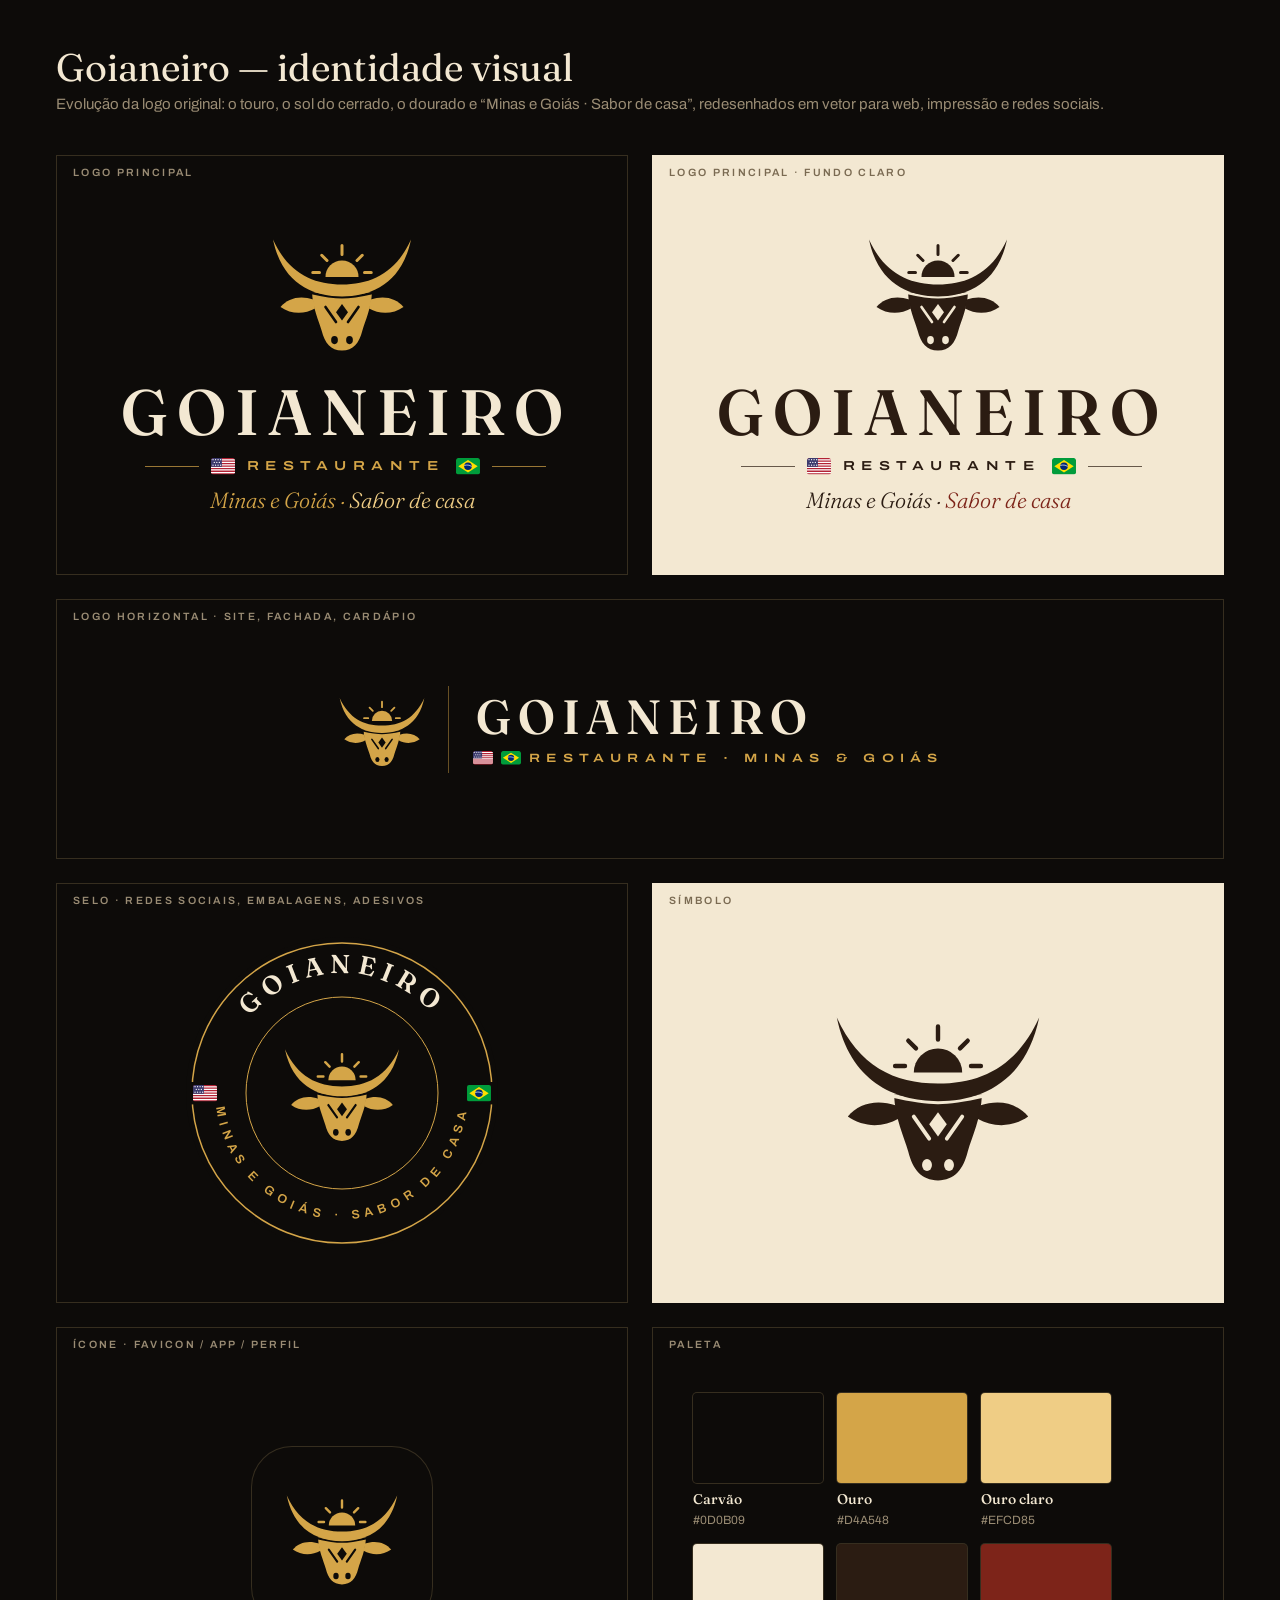
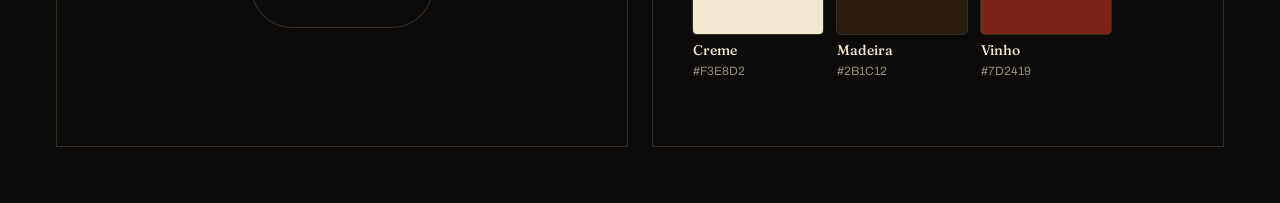
<file: brand/index.html>
<!doctype html>
<html lang="pt-BR">
<head>
<meta charset="utf-8">
<meta name="viewport" content="width=device-width, initial-scale=1">
<meta name="robots" content="noindex">
<title>Goianeiro · Identidade visual</title>
<link rel="preconnect" href="https://fonts.googleapis.com">
<link rel="preconnect" href="https://fonts.gstatic.com" crossorigin>
<link rel="stylesheet" href="https://fonts.googleapis.com/css2?family=Archivo:wdth,wght@62..125,400..700&family=Fraunces:ital,opsz,wght@0,9..144,300..700;1,9..144,300..700&display=swap">
<style>
  :root { --ink: #0d0b09; --gold: #d4a548; --gold-2: #efcd85; --cream: #f3e8d2; --wood: #2b1c12; --oxblood: #7d2419; --green: #2f6b3f; --line: rgba(239,205,133,.18); }
  * { box-sizing: border-box; }
  body { margin: 0; background: var(--ink); color: var(--cream); font: 15px/1.5 "Archivo", sans-serif; }
  .export body, html.export { background: transparent; }
  header.sheet-head { padding: 48px 56px 8px; }
  header.sheet-head h1 { font: 400 2.4rem/1 "Fraunces", serif; margin: 0 0 .4rem; }
  header.sheet-head p { margin: 0; color: #9a8c74; }
  .grid { display: grid; grid-template-columns: repeat(2, 1fr); gap: 24px; padding: 32px 56px 56px; }
  .tile { border: 1px solid var(--line); min-height: 420px; display: grid; place-items: center; position: relative; padding: 40px; }
  .tile--cream { background: var(--cream); color: var(--wood); border-color: transparent; }
  .tile--wide { grid-column: 1 / -1; min-height: 260px; }
  .label { position: absolute; left: 16px; top: 12px; font: 600 .66rem/1 "Archivo"; letter-spacing: .22em; text-transform: uppercase; color: #9a8c74; }
  .tile--cream .label { color: #7a6a52; }

  /* ---------- the logo system ---------- */
  .lockup { display: inline-flex; color: var(--gold); }
  .tile--cream .lockup { color: var(--wood); }
  .tile--cream .lockup .accent { color: var(--oxblood); }

  .v { flex-direction: column; align-items: center; text-align: center; padding: 8px; }
  .v .mark { width: 150px; }
  .word { font-family: "Fraunces", serif; font-variation-settings: "opsz" 72; font-weight: 600; letter-spacing: .14em; line-height: 1; color: var(--cream); padding-left: .14em; }
  .tile--cream .word { color: var(--wood); }
  .v .word { font-size: 64px; margin-top: 18px; }
  .rule { display: flex; align-items: center; gap: 12px; margin-top: 14px; font: 600 13px/1 "Archivo"; font-variation-settings: "wdth" 125; letter-spacing: .5em; padding-left: .5em; }
  .rule::before, .rule::after { content: ""; width: 54px; height: 1px; background: currentColor; opacity: .7; }
  .flag-mark { width: 24px; height: auto; flex: none; border-radius: 2px; }
  .h .sub { display: flex; align-items: center; gap: 8px; }
  .h .sub .flag-mark { width: 20px; }
  .tag { margin-top: 14px; font: italic 300 22px/1 "Fraunces", serif; }
  .tag .accent { color: var(--gold-2); }

  .h { align-items: center; gap: 20px; }
  .h .mark { width: 92px; }
  .h .stack { display: grid; gap: 10px; justify-items: start; }
  .h .word { font-size: 48px; }
  .h .sub { font: 600 12px/1 "Archivo"; font-variation-settings: "wdth" 125; letter-spacing: .52em; padding-left: .3em; }
  .h .divider { width: 1px; align-self: stretch; background: currentColor; opacity: .45; }

  .seal { width: 320px; height: 320px; }
  .mark-only { width: 220px; color: var(--gold); }
  .tile--cream .mark-only { color: var(--wood); }
  .app-icon { width: 180px; height: 180px; border-radius: 40px; background: var(--ink); display: grid; place-items: center; color: var(--gold); box-shadow: 0 0 0 1px var(--line); }
  .app-icon svg { width: 120px; }

  .palette { display: flex; gap: 14px; flex-wrap: wrap; }
  .chip { width: 130px; }
  .chip i { display: block; height: 90px; border-radius: 4px; box-shadow: 0 0 0 1px var(--line); }
  .chip b { display: block; margin-top: 8px; font: 500 14px/1.2 "Fraunces", serif; }
  .chip span { font-size: 12px; color: #9a8c74; }

  /* export mode: ?export=<id> shows only that element on transparent bg */
  html.export header.sheet-head, html.export .label { display: none; }
  html.export .grid { display: block; padding: 0; }
  html.export .tile { border: 0; min-height: 0; padding: 24px; background: transparent; display: none; }
  html.export .tile.on { display: inline-grid; }
</style>
</head>
<body>

<!-- ===== Goianeiro mark — the single source of truth for the symbol ===== -->
<svg width="0" height="0" style="position:absolute" aria-hidden="true">
  <defs>
    <mask id="g-face" maskUnits="userSpaceOnUse" x="0" y="0" width="200" height="190">
      <rect width="200" height="190" fill="#fff"/>
      <path d="M58 97c18 4 30 6 42 6s24-2 42-6" fill="none" stroke="#000" stroke-width="3.5"/>
      <path d="M100 112l8 11-8 11-8-11Z" fill="#000"/>
      <path d="M78 116l14 20M122 116l-14 20" stroke="#000" stroke-width="3.5" stroke-linecap="round"/>
      <ellipse cx="90" cy="160" rx="4.5" ry="5.5" fill="#000"/><ellipse cx="110" cy="160" rx="4.5" ry="5.5" fill="#000"/>
    </mask>
    <symbol id="g-mark" viewBox="0 0 200 190">
      <path d="M78 76a22 22 0 0 1 44 0z" fill="currentColor"/>
      <path d="M100 46V34M80 54l-7-7M120 54l7-7M70 70h-9M130 70h9" stroke="currentColor" stroke-width="4" stroke-linecap="round" fill="none"/>
      <path d="M8 26C20 84 60 102 100 102S180 84 192 26C172 70 140 86 100 86S28 70 8 26Z" fill="currentColor"/>
      <g mask="url(#g-face)" fill="currentColor">
        <path d="M60 96h80c-1 22-9 38-13 52-4 16-12 26-27 26s-23-10-27-26c-4-14-12-30-13-52Z"/>
        <path d="M62 106c-18-6-34-2-44 10 14 10 32 10 46 2Z"/>
        <path d="M138 106c18-6 34-2 44 10-14 10-32 10-46 2Z"/>
      </g>
    </symbol>
    <symbol id="g-flag-us" viewBox="0 0 19 13">
      <clipPath id="fc-us"><rect width="19" height="13" rx="1.6"/></clipPath>
      <g clip-path="url(#fc-us)">
        <rect width="19" height="13" fill="#b22234"/>
        <path d="M0 1.5h19M0 3.5h19M0 5.5h19M0 7.5h19M0 9.5h19M0 11.5h19" stroke="#fff" stroke-width="1"/>
        <rect width="8.6" height="7" fill="#3c3b6e"/>
        <g fill="#fff"><circle cx="1.6" cy="1.3" r=".5"/><circle cx="3.6" cy="1.3" r=".5"/><circle cx="5.6" cy="1.3" r=".5"/><circle cx="7.6" cy="1.3" r=".5"/><circle cx="2.6" cy="3.5" r=".5"/><circle cx="4.6" cy="3.5" r=".5"/><circle cx="6.6" cy="3.5" r=".5"/><circle cx="1.6" cy="5.7" r=".5"/><circle cx="3.6" cy="5.7" r=".5"/><circle cx="5.6" cy="5.7" r=".5"/><circle cx="7.6" cy="5.7" r=".5"/></g>
      </g>
    </symbol>
    <symbol id="g-flag-br" viewBox="0 0 19 13">
      <clipPath id="fc-br"><rect width="19" height="13" rx="1.6"/></clipPath>
      <g clip-path="url(#fc-br)">
        <rect width="19" height="13" fill="#009c3b"/>
        <path d="M9.5 1.6 17.2 6.5 9.5 11.4 1.8 6.5Z" fill="#ffdf00"/>
        <circle cx="9.5" cy="6.5" r="3" fill="#002776"/>
        <path d="M6.6 5.9c2-.6 4-.4 5.8.8" stroke="#fff" stroke-width=".55" fill="none"/>
      </g>
    </symbol>
    <symbol id="g-star" viewBox="0 0 10 10"><path d="M5 0l1.5 3.5L10 5 6.5 6.5 5 10 3.5 6.5 0 5l3.5-1.5Z" fill="currentColor"/></symbol>
  </defs>
</svg>

<header class="sheet-head">
  <h1>Goianeiro — identidade visual</h1>
  <p>Evolução da logo original: o touro, o sol do cerrado, o dourado e “Minas e Goiás · Sabor de casa”, redesenhados em vetor para web, impressão e redes sociais.</p>
</header>

<div class="grid">
  <!-- Vertical / primary -->
  <section class="tile" id="vertical">
    <span class="label">Logo principal</span>
    <div class="lockup v">
      <svg class="mark" viewBox="0 0 200 190" role="img" aria-label="Goianeiro"><use href="#g-mark"/></svg>
      <div class="word">GOIANEIRO</div>
      <div class="rule"><svg class="flag-mark" viewBox="0 0 19 13" role="img" aria-label="Estados Unidos"><use href="#g-flag-us"/></svg>RESTAURANTE<svg class="flag-mark" viewBox="0 0 19 13" role="img" aria-label="Brasil"><use href="#g-flag-br"/></svg></div>
      <div class="tag">Minas e Goiás · <span class="accent">Sabor de casa</span></div>
    </div>
  </section>
  <section class="tile tile--cream" id="vertical-dark">
    <span class="label">Logo principal · fundo claro</span>
    <div class="lockup v">
      <svg class="mark" viewBox="0 0 200 190" role="img" aria-label="Goianeiro"><use href="#g-mark"/></svg>
      <div class="word">GOIANEIRO</div>
      <div class="rule"><svg class="flag-mark" viewBox="0 0 19 13" role="img" aria-label="Estados Unidos"><use href="#g-flag-us"/></svg>RESTAURANTE<svg class="flag-mark" viewBox="0 0 19 13" role="img" aria-label="Brasil"><use href="#g-flag-br"/></svg></div>
      <div class="tag">Minas e Goiás · <span class="accent">Sabor de casa</span></div>
    </div>
  </section>

  <!-- Horizontal -->
  <section class="tile tile--wide" id="horizontal">
    <span class="label">Logo horizontal · site, fachada, cardápio</span>
    <div class="lockup h">
      <svg class="mark" viewBox="0 0 200 190" role="img" aria-label="Goianeiro"><use href="#g-mark"/></svg>
      <span class="divider"></span>
      <div class="stack"><div class="word">GOIANEIRO</div><div class="sub"><svg class="flag-mark" viewBox="0 0 19 13" role="img" aria-label="Estados Unidos"><use href="#g-flag-us"/></svg><svg class="flag-mark" viewBox="0 0 19 13" role="img" aria-label="Brasil"><use href="#g-flag-br"/></svg> RESTAURANTE · MINAS &amp; GOIÁS</div></div>
    </div>
  </section>

  <!-- Seal -->
  <section class="tile" id="seal">
    <span class="label">Selo · redes sociais, embalagens, adesivos</span>
    <svg class="seal" viewBox="0 0 320 320" role="img" aria-label="Selo Goianeiro Restaurante, Minas e Goiás, Sabor de casa">
      <defs>
        <path id="seal-top" d="M40 160a120 120 0 0 1 240 0"/>
        <path id="seal-bot" d="M34 160a126 126 0 0 0 252 0"/>
      </defs>
      <circle cx="160" cy="160" r="156" fill="#0d0b09"/>
      <circle cx="160" cy="160" r="150" fill="none" stroke="#d4a548" stroke-width="1.5"/>
      <circle cx="160" cy="160" r="96" fill="none" stroke="#d4a548" stroke-width="1"/>
      <text fill="#f3e8d2" font-family="Fraunces, serif" font-size="26" font-weight="600" letter-spacing="6"><textPath href="#seal-top" startOffset="50%" text-anchor="middle">GOIANEIRO</textPath></text>
      <text fill="#d4a548" font-family="Archivo, sans-serif" font-size="12.5" font-weight="600" letter-spacing="5.5"><textPath href="#seal-bot" startOffset="50%" text-anchor="middle">MINAS E GOIÁS · SABOR DE CASA</textPath></text>
      <rect x="7" y="149" width="32" height="22.4" fill="#0d0b09"/>
      <rect x="281" y="149" width="32" height="22.4" fill="#0d0b09"/>
      <use href="#g-flag-us" x="11" y="152" width="24" height="16.4"/>
      <use href="#g-flag-br" x="285" y="152" width="24" height="16.4"/>
      <use href="#g-mark" x="98" y="100" width="124" height="118" color="#d4a548"/>
    </svg>
  </section>

  <!-- Mark -->
  <section class="tile tile--cream" id="mark">
    <span class="label">Símbolo</span>
    <svg class="mark-only" viewBox="0 0 200 190" role="img" aria-label="Goianeiro"><use href="#g-mark"/></svg>
  </section>

  <section class="tile" id="icon">
    <span class="label">Ícone · favicon / app / perfil</span>
    <div class="app-icon"><svg viewBox="0 0 200 190"><use href="#g-mark"/></svg></div>
  </section>

  <section class="tile" id="palette">
    <span class="label">Paleta</span>
    <div class="palette">
      <div class="chip"><i style="background:#0d0b09"></i><b>Carvão</b><span>#0D0B09</span></div>
      <div class="chip"><i style="background:#d4a548"></i><b>Ouro</b><span>#D4A548</span></div>
      <div class="chip"><i style="background:#efcd85"></i><b>Ouro claro</b><span>#EFCD85</span></div>
      <div class="chip"><i style="background:#f3e8d2"></i><b>Creme</b><span>#F3E8D2</span></div>
      <div class="chip"><i style="background:#2b1c12"></i><b>Madeira</b><span>#2B1C12</span></div>
      <div class="chip"><i style="background:#7d2419"></i><b>Vinho</b><span>#7D2419</span></div>
    </div>
  </section>
</div>

<script>
  // ?export=<tile id> isolates one asset on a transparent background (used to render PNGs)
  const id = new URLSearchParams(location.search).get('export');
  if (id) { document.documentElement.classList.add('export'); document.getElementById(id)?.classList.add('on'); }
</script>
</body>
</html>
</file>
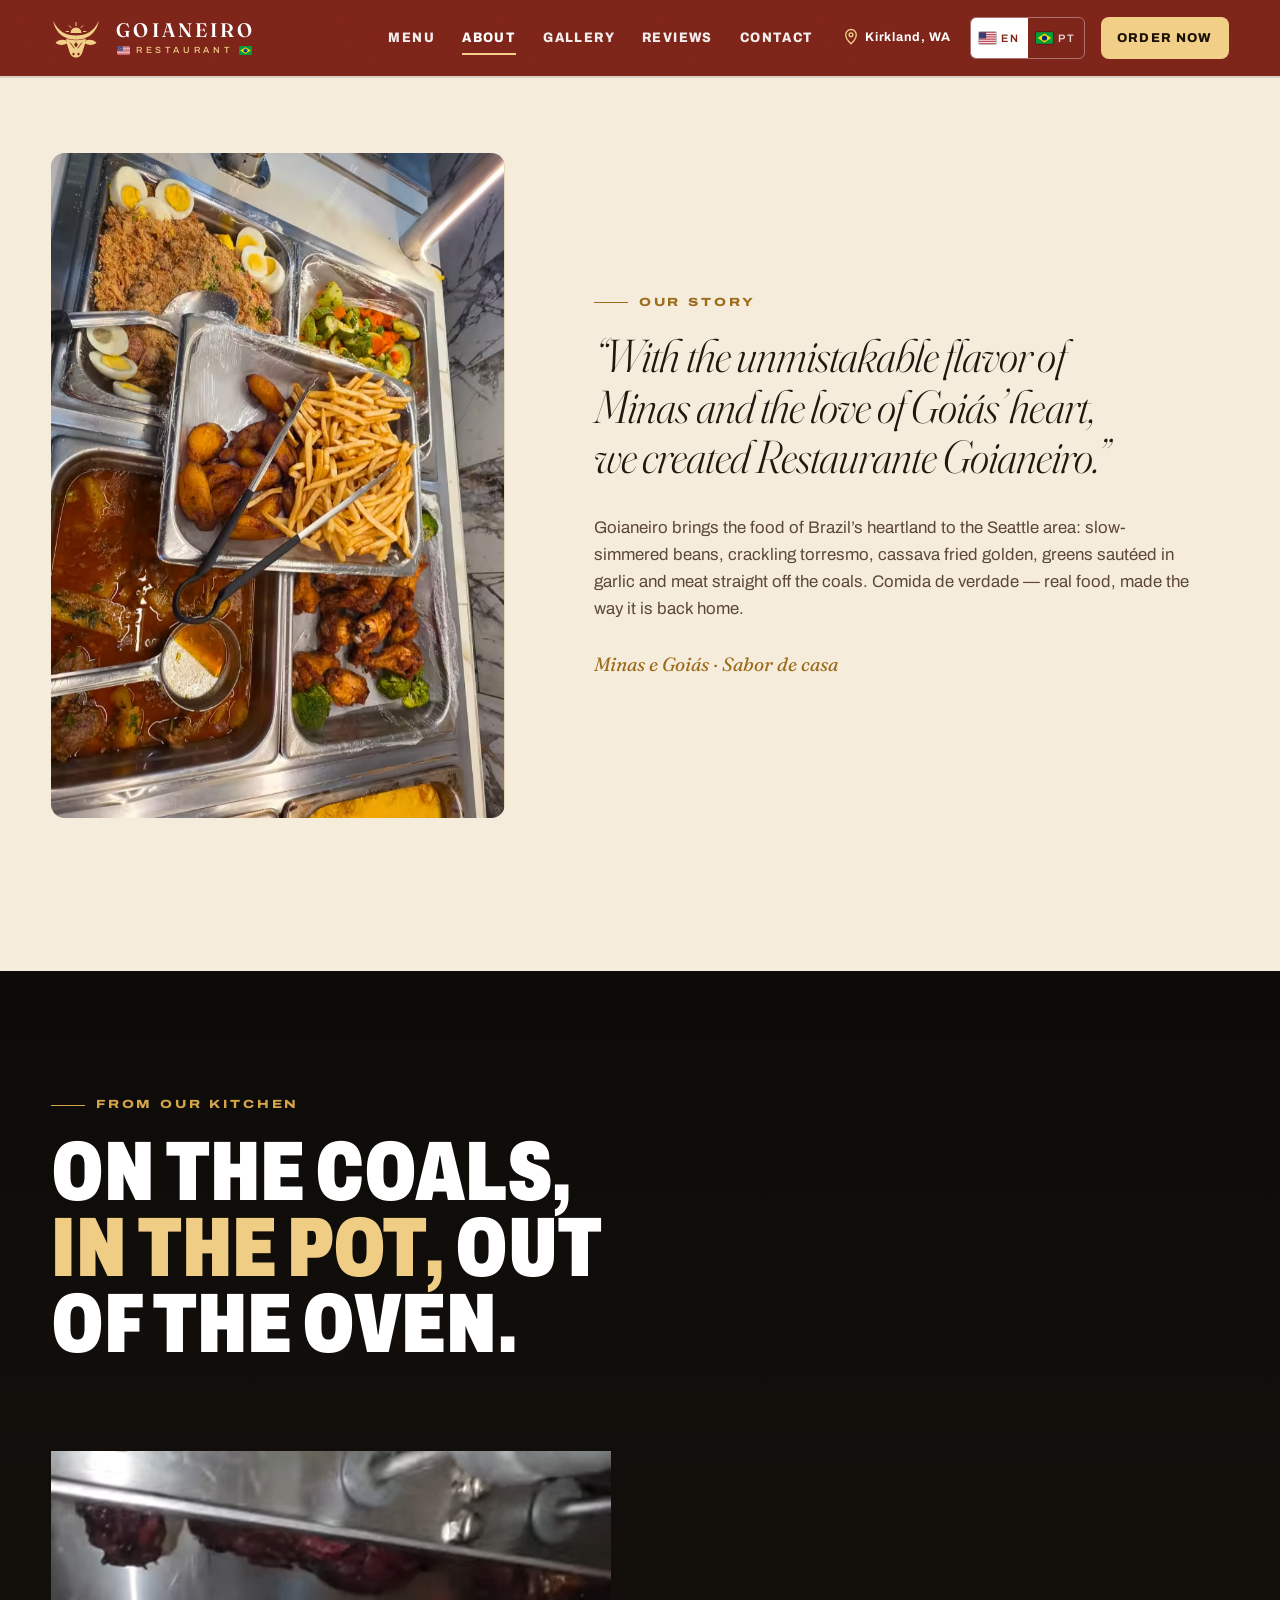
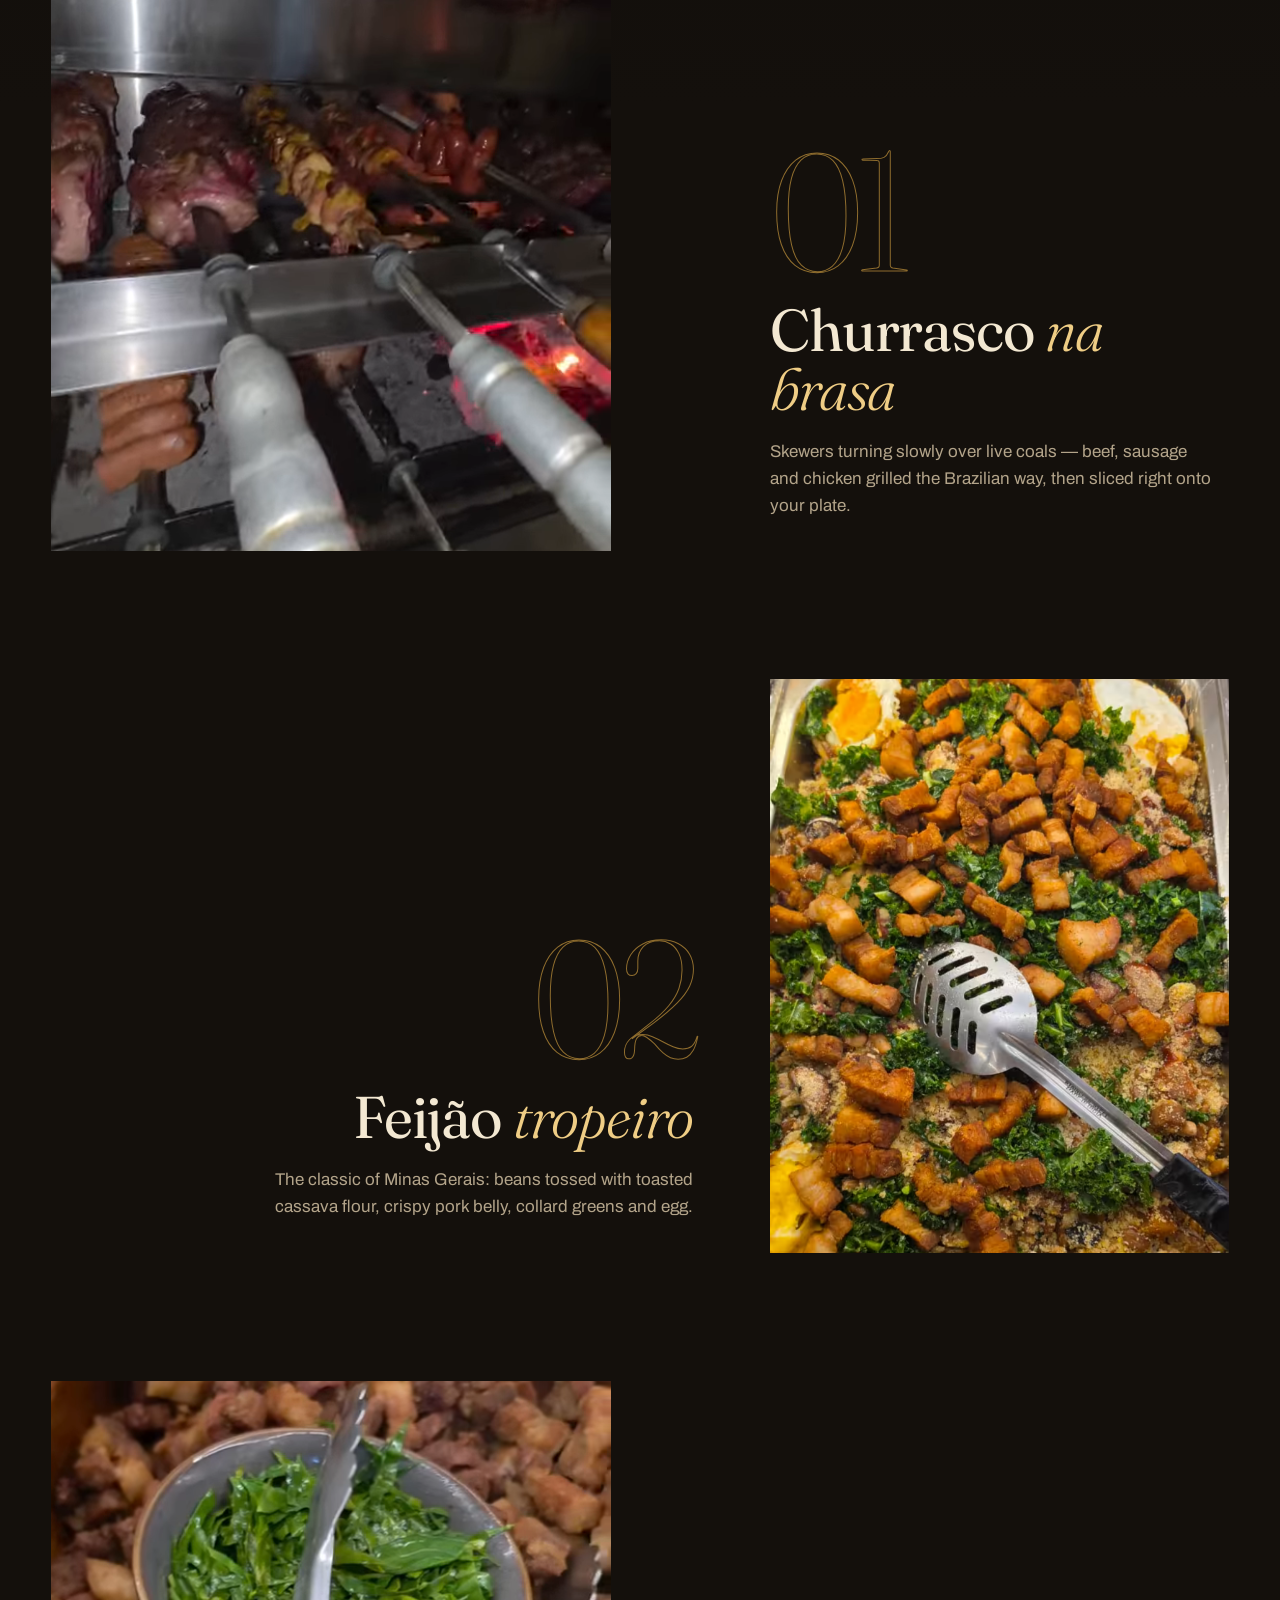
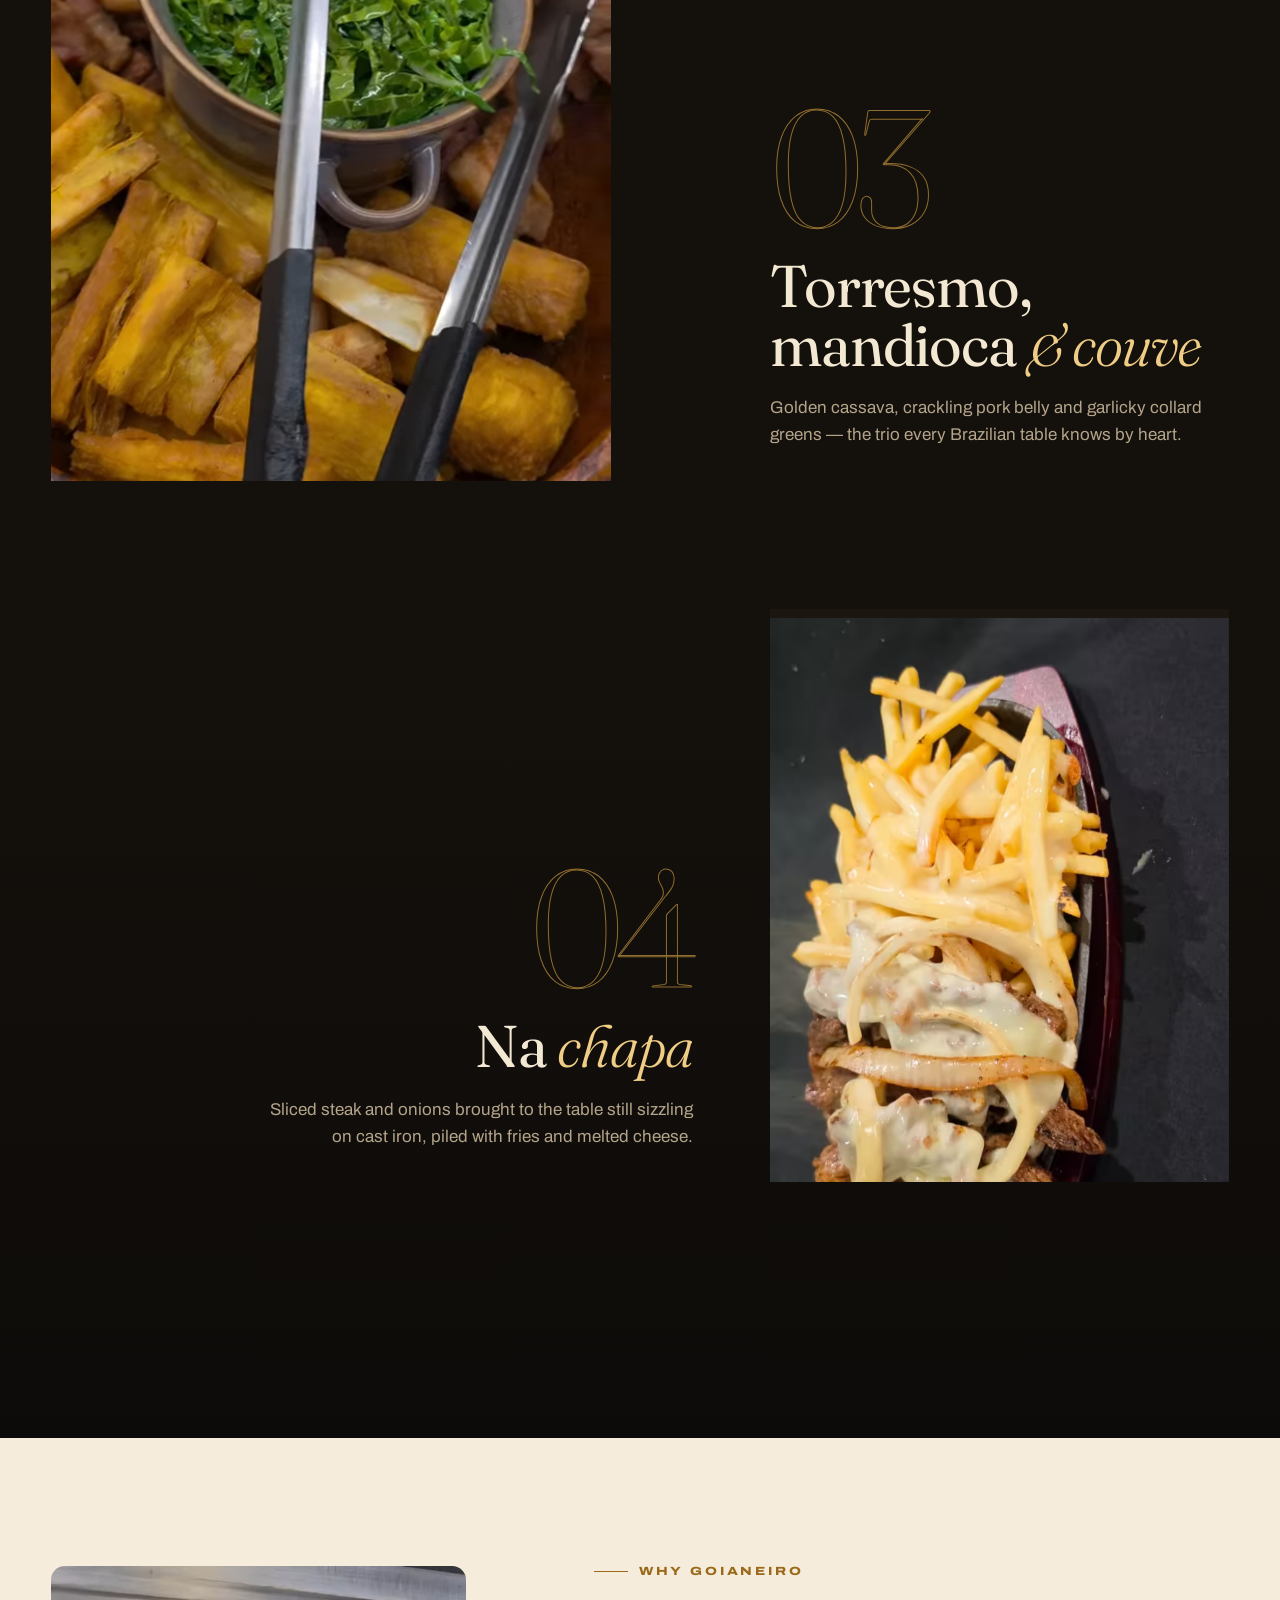
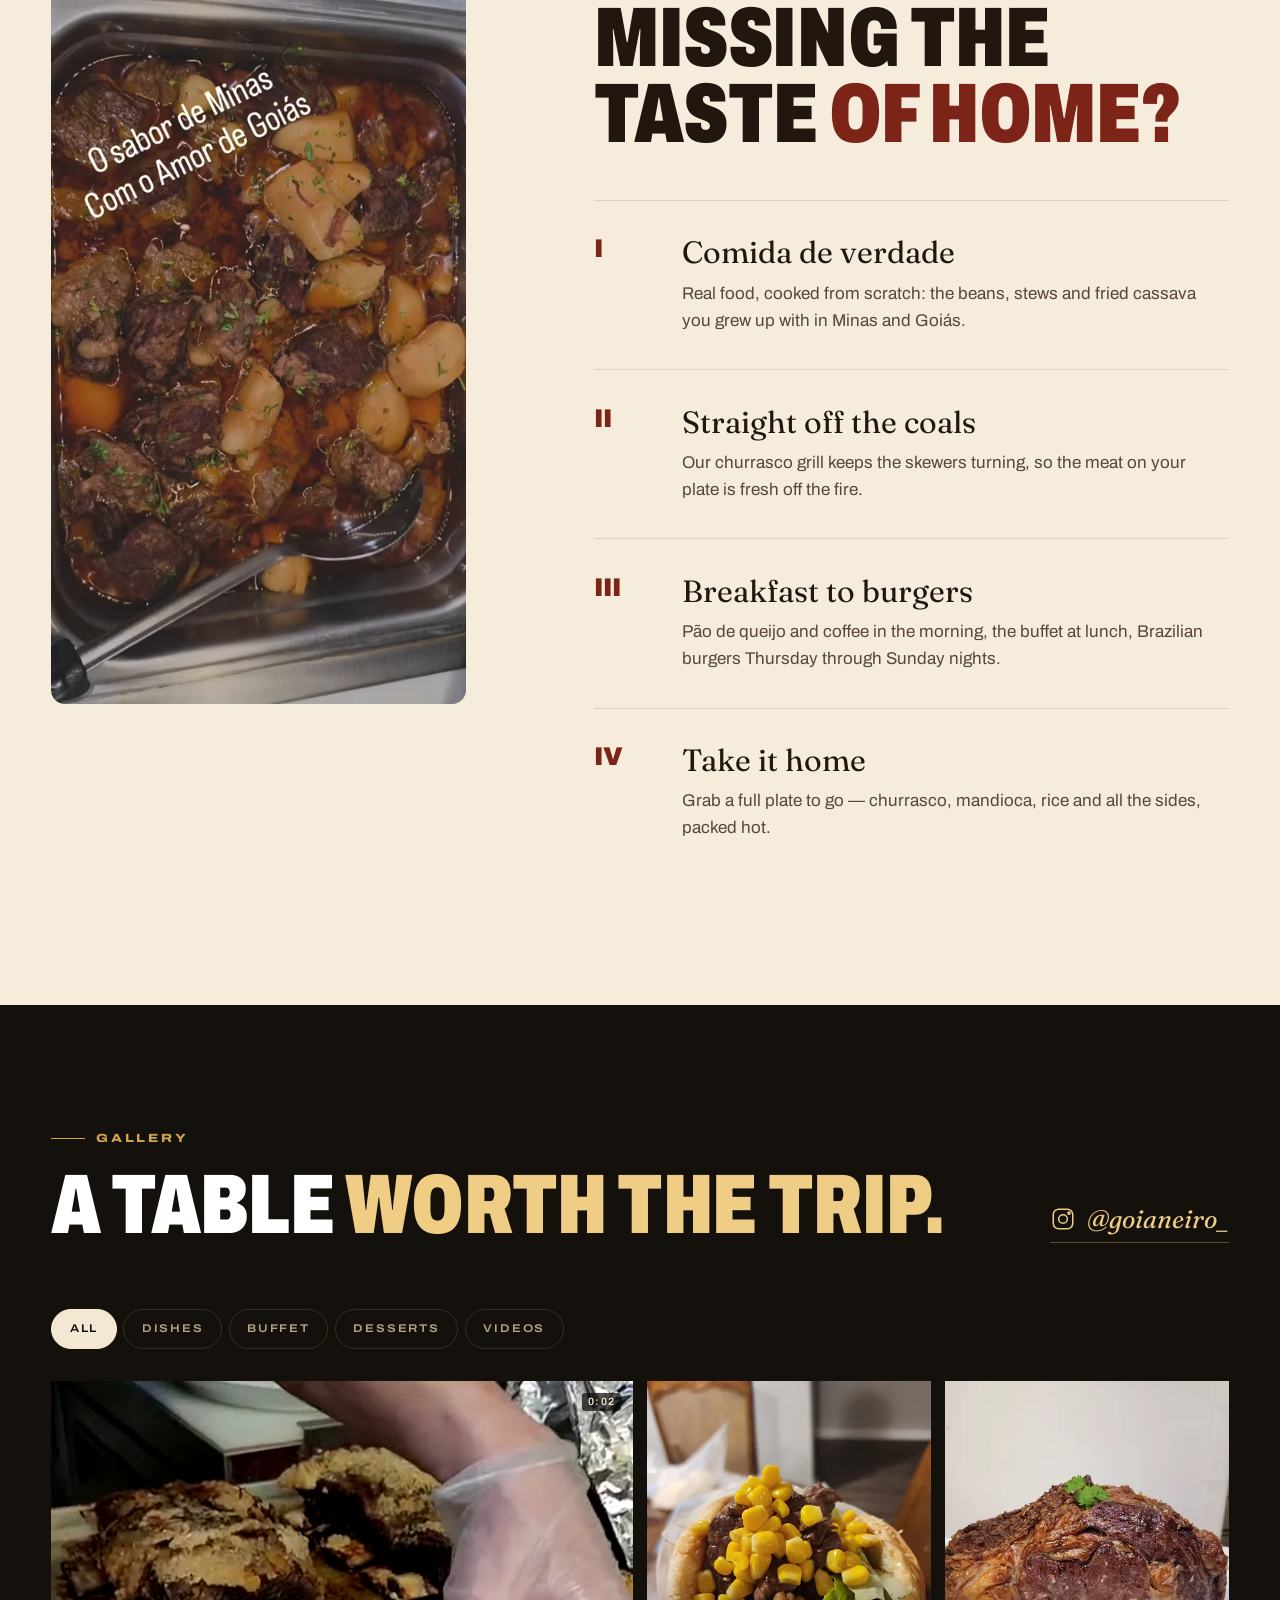
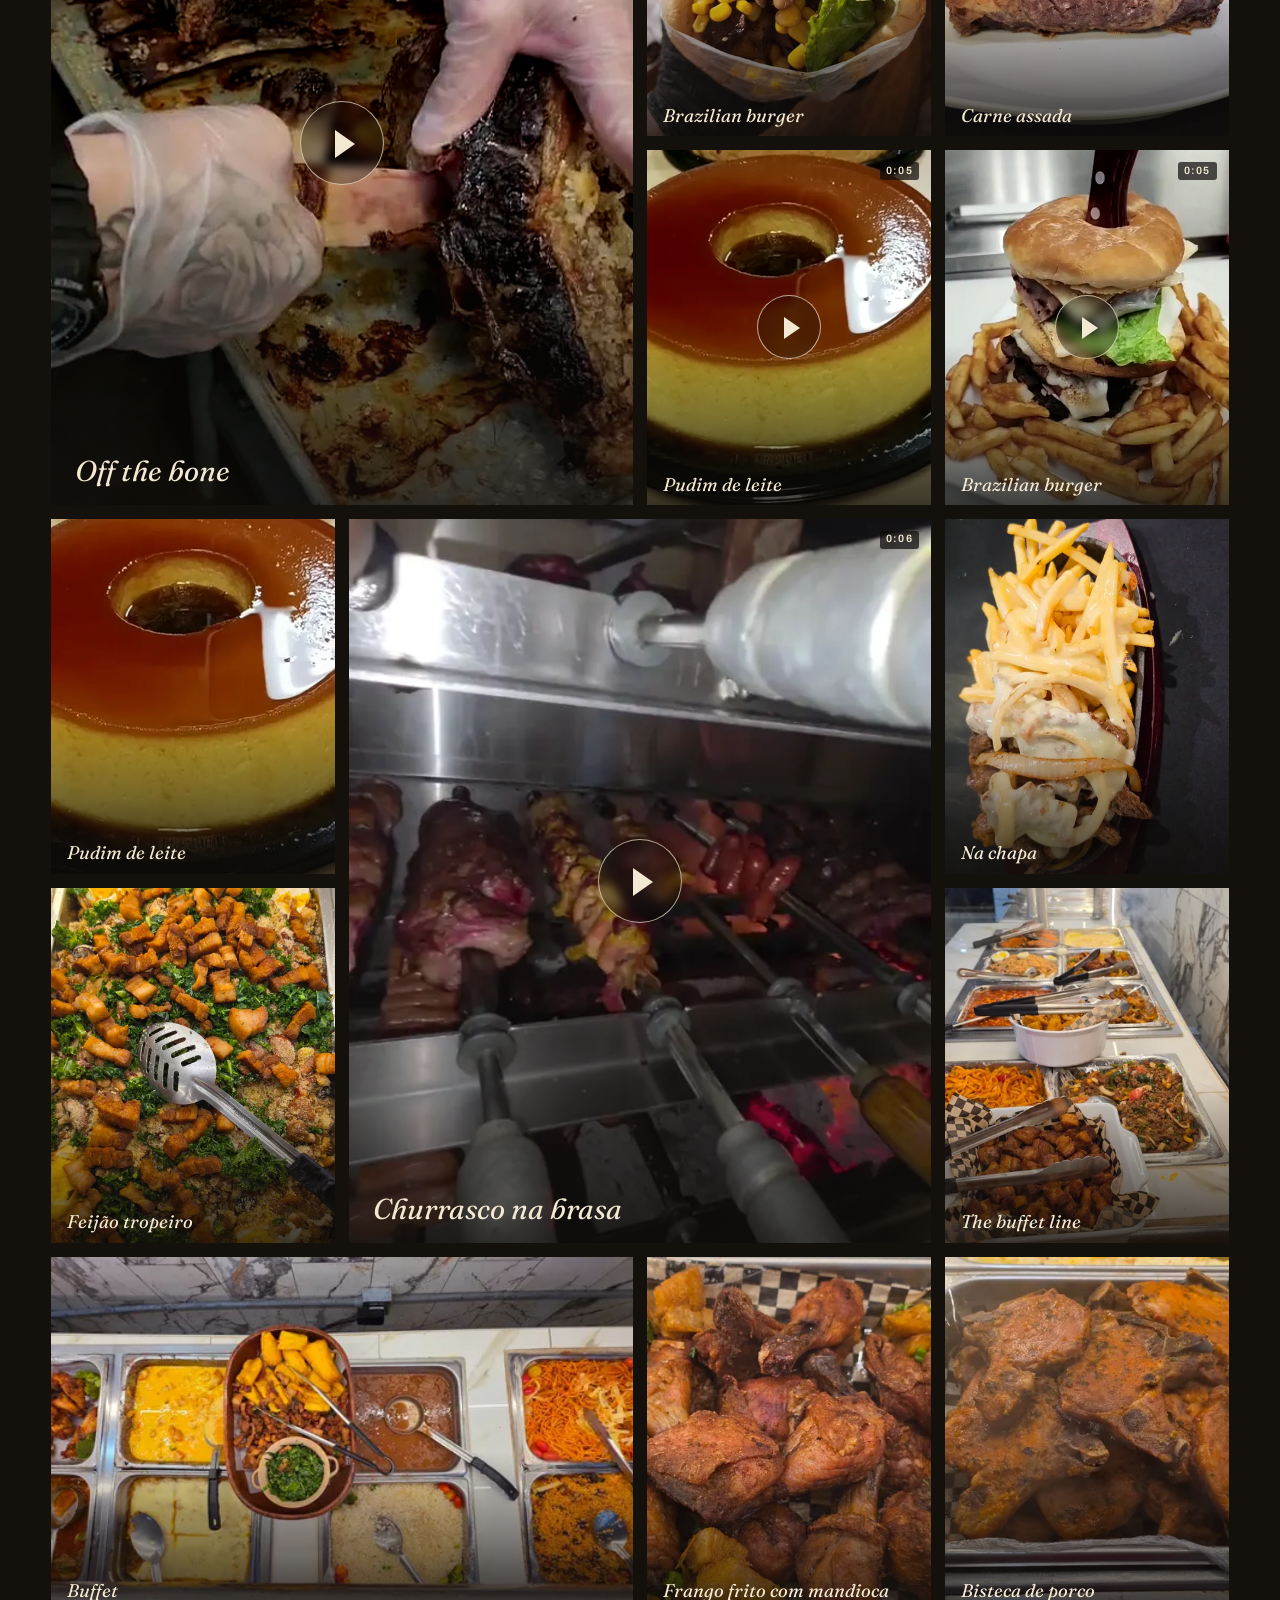
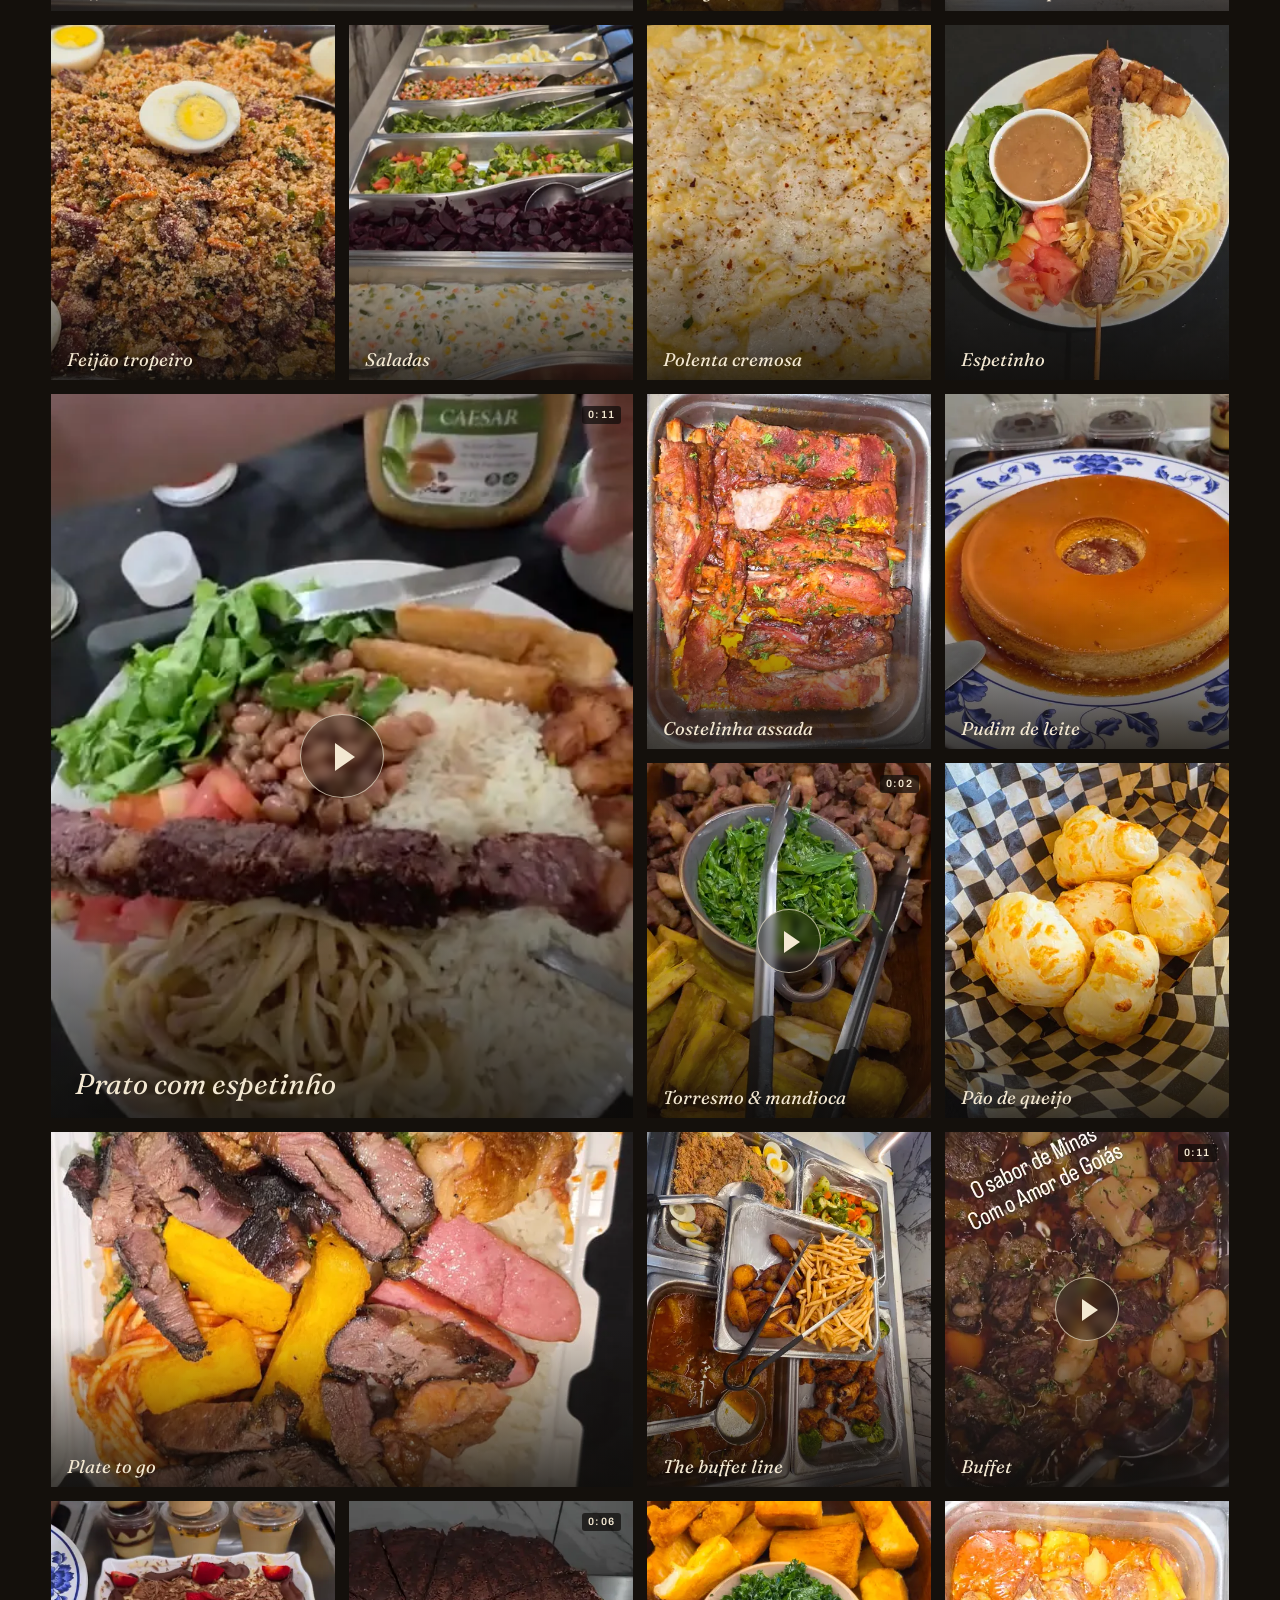
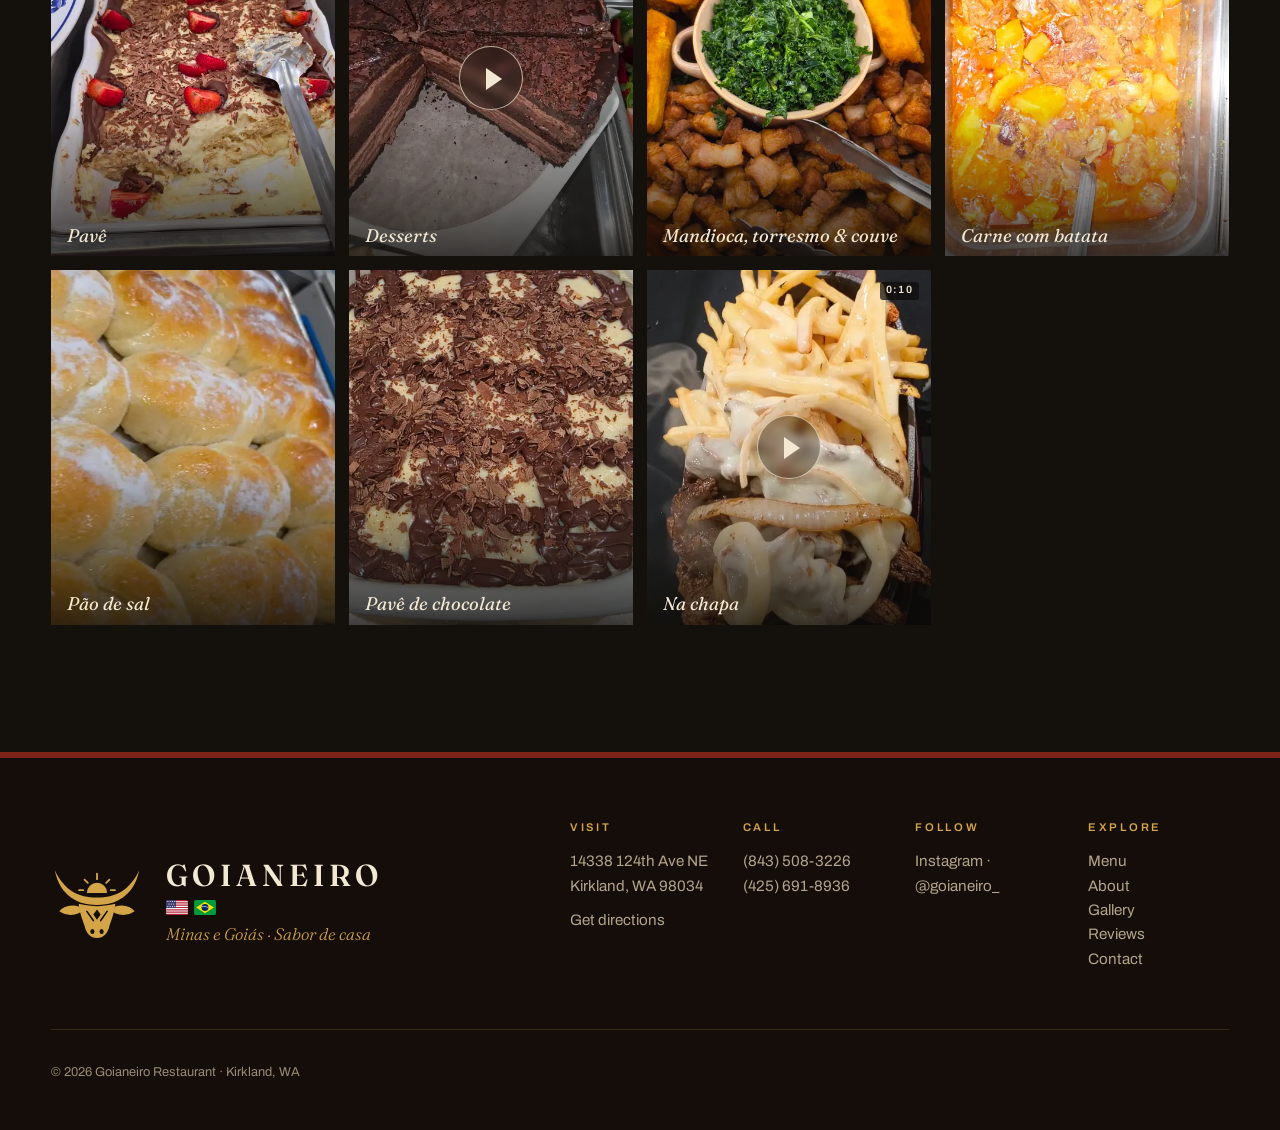
<file: about.html>
<!doctype html>
<html lang="en" class="no-js" data-title-pt="Sobre | Restaurante Goianeiro · Comida de Minas e Goiás" data-desc-pt="A história do Goianeiro: comida caseira de Minas Gerais e Goiás em Kirkland, WA — churrasco na brasa, feijão tropeiro, torresmo e uma galeria dos nossos pratos.">
<head>
<meta charset="utf-8">
<meta name="viewport" content="width=device-width, initial-scale=1, viewport-fit=cover">
<title>About | Goianeiro Restaurant · Brazilian Food from Minas &amp; Goiás</title>
<meta name="description" content="The story of Goianeiro: home cooking from Minas Gerais and Goiás in Kirkland, WA — churrasco on the coals, feijão tropeiro, torresmo, and a gallery of our dishes.">
<meta name="theme-color" content="#7d2419">
<meta name="color-scheme" content="dark">

<meta property="og:type" content="website">
<meta property="og:site_name" content="Goianeiro Restaurant">
<meta property="og:title" content="Goianeiro Restaurant · Our story">
<meta property="og:description" content="The story of Goianeiro: home cooking from Minas Gerais and Goiás in Kirkland, WA — churrasco on the coals, feijão tropeiro, torresmo, and a gallery of our dishes.">
<link rel="canonical" href="https://goianeirorestaurante.com/about">
<meta property="og:url" content="https://goianeirorestaurante.com/about">
<meta property="og:image" content="https://goianeirorestaurante.com/assets/img/og-image.jpg">
<meta property="og:image:width" content="1200">
<meta property="og:image:height" content="630">
<meta property="og:locale" content="en_US">
<meta property="og:locale:alternate" content="pt_BR">
<meta name="twitter:card" content="summary_large_image">
<meta name="twitter:image" content="https://goianeirorestaurante.com/assets/img/og-image.jpg">
<meta name="geo.region" content="US-WA">
<meta name="geo.placename" content="Kirkland">

<link rel="icon" href="favicon.svg?v=2" type="image/svg+xml">
<link rel="icon" href="favicon.ico?v=2" sizes="48x48">
<link rel="apple-touch-icon" href="apple-touch-icon.png?v=2">
<link rel="manifest" href="site.webmanifest?v=2">

<link rel="preconnect" href="https://fonts.googleapis.com">
<link rel="preconnect" href="https://fonts.gstatic.com" crossorigin>
<link rel="stylesheet" href="https://fonts.googleapis.com/css2?family=Archivo:wdth,wght@62..125,400..900&family=Fraunces:ital,opsz,wght@0,9..144,300..700;1,9..144,300..700&display=swap">
<link rel="stylesheet" href="assets/css/styles.css?v=20261019a">

<script>document.documentElement.classList.replace('no-js','js')</script>
</head>
<body class="page-about">
<!-- Goianeiro identity — symbol sprite (source: brand/index.html) -->
<svg width="0" height="0" style="position:absolute" aria-hidden="true">
  <defs>
    <mask id="g-face" maskUnits="userSpaceOnUse" x="0" y="0" width="200" height="190">
      <rect width="200" height="190" fill="#fff"/>
      <path d="M58 97c18 4 30 6 42 6s24-2 42-6" fill="none" stroke="#000" stroke-width="3.5"/>
      <path d="M100 112l8 11-8 11-8-11Z" fill="#000"/>
      <path d="M78 116l14 20M122 116l-14 20" stroke="#000" stroke-width="3.5" stroke-linecap="round"/>
      <ellipse cx="90" cy="160" rx="4.5" ry="5.5" fill="#000"/><ellipse cx="110" cy="160" rx="4.5" ry="5.5" fill="#000"/>
    </mask>
    <symbol id="g-mark" viewBox="0 0 200 190">
      <path d="M78 76a22 22 0 0 1 44 0z" fill="currentColor"/>
      <path d="M100 46V34M80 54l-7-7M120 54l7-7M70 70h-9M130 70h9" stroke="currentColor" stroke-width="4" stroke-linecap="round" fill="none"/>
      <path d="M8 26C20 84 60 102 100 102S180 84 192 26C172 70 140 86 100 86S28 70 8 26Z" fill="currentColor"/>
      <g mask="url(#g-face)" fill="currentColor">
        <path d="M60 96h80c-1 22-9 38-13 52-4 16-12 26-27 26s-23-10-27-26c-4-14-12-30-13-52Z"/>
        <path d="M62 106c-18-6-34-2-44 10 14 10 32 10 46 2Z"/>
        <path d="M138 106c18-6 34-2 44 10-14 10-32 10-46 2Z"/>
      </g>
    </symbol>
    <symbol id="g-flag-us" viewBox="0 0 19 13">
      <clipPath id="fc-us"><rect width="19" height="13" rx="1.6"/></clipPath>
      <g clip-path="url(#fc-us)">
        <rect width="19" height="13" fill="#b22234"/>
        <path d="M0 1.5h19M0 3.5h19M0 5.5h19M0 7.5h19M0 9.5h19M0 11.5h19" stroke="#fff" stroke-width="1"/>
        <rect width="8.6" height="7" fill="#3c3b6e"/>
        <g fill="#fff"><circle cx="1.6" cy="1.3" r=".5"/><circle cx="3.6" cy="1.3" r=".5"/><circle cx="5.6" cy="1.3" r=".5"/><circle cx="7.6" cy="1.3" r=".5"/><circle cx="2.6" cy="3.5" r=".5"/><circle cx="4.6" cy="3.5" r=".5"/><circle cx="6.6" cy="3.5" r=".5"/><circle cx="1.6" cy="5.7" r=".5"/><circle cx="3.6" cy="5.7" r=".5"/><circle cx="5.6" cy="5.7" r=".5"/><circle cx="7.6" cy="5.7" r=".5"/></g>
      </g>
    </symbol>
    <symbol id="g-flag-br" viewBox="0 0 19 13">
      <clipPath id="fc-br"><rect width="19" height="13" rx="1.6"/></clipPath>
      <g clip-path="url(#fc-br)">
        <rect width="19" height="13" fill="#009c3b"/>
        <path d="M9.5 1.6 17.2 6.5 9.5 11.4 1.8 6.5Z" fill="#ffdf00"/>
        <circle cx="9.5" cy="6.5" r="3" fill="#002776"/>
        <path d="M6.6 5.9c2-.6 4-.4 5.8.8" stroke="#fff" stroke-width=".55" fill="none"/>
      </g>
    </symbol>
    <symbol id="g-star" viewBox="0 0 10 10"><path d="M5 0l1.5 3.5L10 5 6.5 6.5 5 10 3.5 6.5 0 5l3.5-1.5Z" fill="currentColor"/></symbol>
  </defs>
</svg>
<a class="skip" href="#main" data-i18n="skip">Skip to content</a>

<!-- ================= HEADER ================= -->
<header class="site-header" id="top">
  <button type="button" class="menu-btn" aria-controls="drawer" aria-expanded="false" aria-label="Open menu" data-drawer-open>
    <span></span><span></span><span></span>
  </button>
  <a class="brand" href="index.html" aria-label="Goianeiro Restaurant, home">
    <svg class="brand__mark" viewBox="0 0 200 190" aria-hidden="true"><use href="#g-mark"/></svg>
    <span class="brand__word">
      <span class="brand__name">GOIANEIRO</span>
      <span class="brand__sub"><svg class="flag-mark" viewBox="0 0 19 13" aria-hidden="true"><use href="#g-flag-us"/></svg><span data-i18n="brandSub">Restaurant</span><svg class="flag-mark" viewBox="0 0 19 13" aria-hidden="true"><use href="#g-flag-br"/></svg></span>
    </span>
  </a>
  <nav class="nav" aria-label="Main">
    <a href="menu.html" data-i18n="navMenu">Menu</a>
    <a href="about.html" aria-current="page" class="is-active" data-i18n="navAbout">About</a>
    <a href="about.html#gallery" data-i18n="navGallery">Gallery</a>
    <a href="reviews.html" data-nav-reviews data-i18n="navReviews">Reviews</a>
    <a href="contact.html" data-i18n="navContact">Contact</a>
  </nav>
  <div class="header__actions">
    <a class="findus" href="contact.html"><svg viewBox="0 0 24 24" aria-hidden="true"><path d="M12 21s7-6.2 7-12a7 7 0 0 0-14 0c0 5.8 7 12 7 12Z"/><circle cx="12" cy="9" r="2.5"/></svg><span data-i18n="findUs">Kirkland, WA</span></a>
    <div class="lang" role="group" aria-label="Language">
      <button type="button" data-lang="en" aria-pressed="true"><svg class="flag" viewBox="0 0 19 13" aria-hidden="true"><path fill="#b22234" d="M0 0h19v13H0z"/><path stroke="#fff" d="M0 1.5h19M0 3.5h19M0 5.5h19M0 7.5h19M0 9.5h19M0 11.5h19"/><path fill="#3c3b6e" d="M0 0h8v7H0z"/></svg> EN</button>
      <button type="button" data-lang="pt" aria-pressed="false"><svg class="flag" viewBox="0 0 19 13" aria-hidden="true"><path fill="#009c3b" d="M0 0h19v13H0z"/><path fill="#ffdf00" d="M9.5 1.5 17 6.5l-7.5 5-7.5-5z"/><circle cx="9.5" cy="6.5" r="2.9" fill="#002776"/></svg> PT</button>
    </div>
    <button type="button" class="btn btn--gold btn--sm" data-open-order data-i18n="ctaOrder">Order now</button>
  </div>
</header>

<main id="main">

<!-- ================= STORY ================= -->
<section class="story page-top light" id="story" aria-labelledby="story-title">
  <div class="story__media">
    <figure class="frame frame--tall" data-reveal="clip">
      <picture>
          <source type="image/avif" srcset="assets/img/buffet-line-480.avif 480w, assets/img/buffet-line-739.avif 739w" sizes="(min-width: 900px) 38vw, 90vw">
          <source type="image/webp" srcset="assets/img/buffet-line-480.webp 480w, assets/img/buffet-line-739.webp 739w" sizes="(min-width: 900px) 38vw, 90vw">
          <img src="assets/img/buffet-line-739.jpg" width="739" height="1600" loading="lazy" decoding="async" data-parallax="0.08"
            alt="The Goianeiro buffet: farofa with eggs, fried plantains, fries, roast chicken and stews" data-i18n-attr="alt:altBuffetLine">
        </picture>
    </figure>
  </div>
  <div class="story__copy">
    <p class="kicker" data-reveal data-i18n="storyKicker">Our story</p>
    <h1 id="story-title" class="display" data-reveal>
      <span data-i18n="storyTitle">“With the unmistakable flavor of Minas and the love of Goiás’ heart, we created Restaurante Goianeiro.”</span>
    </h1>
    <p class="story__text" data-reveal data-i18n="storyText">Goianeiro brings the food of Brazil’s heartland to the Seattle area: slow-simmered beans, crackling torresmo, cassava fried golden, greens sautéed in garlic and meat straight off the coals. Comida de verdade — real food, made the way it is back home.</p>
    <p class="signature" data-reveal><span>Minas e Goiás</span> · <span data-i18n="tagline">Sabor de casa</span></p>
  </div>
</section>

<!-- ================= FOOD SHOWCASE ================= -->
<section class="kitchen" id="kitchen" aria-labelledby="kitchen-title">
  <header class="section-head">
    <p class="kicker" data-reveal data-i18n="kitchenKicker">From our kitchen</p>
    <h2 id="kitchen-title" class="display display--xl" data-reveal><span data-i18n="kitchenTitle1">On the coals,</span> <em data-i18n="kitchenTitle2">in the pot,</em> <span data-i18n="kitchenTitle3">out of the oven.</span></h2>
  </header>

  <article class="dish dish--video" data-reveal-group>
    <div class="dish__media">
      <figure class="frame frame--portrait" data-reveal="clip">
        <video data-autoplay muted loop playsinline preload="none" poster="assets/video/grill-poster.webp" aria-label="Skewers of meat turning over glowing coals on the churrasco grill">
          <source data-src="assets/video/grill.webm" type="video/webm">
          <source data-src="assets/video/grill.mp4" type="video/mp4">
        </video>
      </figure>
    </div>
    <div class="dish__copy">
      <span class="dish__num" aria-hidden="true">01</span>
      <h3 class="dish__name" data-reveal>Churrasco <em>na brasa</em></h3>
      <p data-reveal data-i18n="dish1">Skewers turning slowly over live coals — beef, sausage and chicken grilled the Brazilian way, then sliced right onto your plate.</p>
    </div>
  </article>

  <article class="dish dish--flip" data-reveal-group>
    <div class="dish__media">
      <figure class="frame frame--portrait" data-reveal="clip">
        <picture>
          <source type="image/avif" srcset="assets/img/feijao-tropeiro-480.avif 480w, assets/img/feijao-tropeiro-739.avif 739w" sizes="(min-width: 900px) 42vw, 90vw">
          <source type="image/webp" srcset="assets/img/feijao-tropeiro-480.webp 480w, assets/img/feijao-tropeiro-739.webp 739w" sizes="(min-width: 900px) 42vw, 90vw">
          <img src="assets/img/feijao-tropeiro-739.jpg" width="739" height="1600" loading="lazy" decoding="async" data-parallax="0.06"
            alt="Tray of feijão tropeiro topped with crispy pork belly, collard greens and fried eggs" data-i18n-attr="alt:altTropeiro">
        </picture>
      </figure>
    </div>
    <div class="dish__copy">
      <span class="dish__num" aria-hidden="true">02</span>
      <h3 class="dish__name" data-reveal>Feijão <em>tropeiro</em></h3>
      <p data-reveal data-i18n="dish2">The classic of Minas Gerais: beans tossed with toasted cassava flour, crispy pork belly, collard greens and egg.</p>
    </div>
  </article>

  <article class="dish dish--video" data-reveal-group>
    <div class="dish__media">
      <figure class="frame frame--portrait" data-reveal="clip">
        <video data-autoplay muted loop playsinline preload="none" poster="assets/video/torresmo-poster.webp" aria-label="Bowl of torresmo, fried cassava and collard greens on the buffet">
          <source data-src="assets/video/torresmo.webm" type="video/webm">
          <source data-src="assets/video/torresmo.mp4" type="video/mp4">
        </video>
      </figure>
    </div>
    <div class="dish__copy">
      <span class="dish__num" aria-hidden="true">03</span>
      <h3 class="dish__name" data-reveal>Torresmo, mandioca <em>&amp; couve</em></h3>
      <p data-reveal data-i18n="dish3">Golden cassava, crackling pork belly and garlicky collard greens — the trio every Brazilian table knows by heart.</p>
    </div>
  </article>

  <article class="dish dish--flip" data-reveal-group>
    <div class="dish__media">
      <figure class="frame frame--portrait" data-reveal="clip">
        <picture>
          <source type="image/avif" srcset="assets/img/chapa-480.avif 480w, assets/img/chapa-739.avif 739w" sizes="(min-width: 900px) 42vw, 90vw">
          <source type="image/webp" srcset="assets/img/chapa-480.webp 480w, assets/img/chapa-739.webp 739w" sizes="(min-width: 900px) 42vw, 90vw">
          <img src="assets/img/chapa-739.jpg" width="739" height="1600" loading="lazy" decoding="async" data-parallax="0.06"
            alt="Sizzling cast-iron plate of sliced steak, onions and fries under melted cheese" data-i18n-attr="alt:altChapa">
        </picture>
      </figure>
    </div>
    <div class="dish__copy">
      <span class="dish__num" aria-hidden="true">04</span>
      <h3 class="dish__name" data-reveal>Na <em>chapa</em></h3>
      <p data-reveal data-i18n="dish4">Sliced steak and onions brought to the table still sizzling on cast iron, piled with fries and melted cheese.</p>
    </div>
  </article>

</section>

<!-- ================= EXPERIENCE ================= -->
<section class="experience light" id="experience" aria-labelledby="exp-title">
  <div class="experience__sticky">
    <figure class="frame frame--portrait" data-reveal="clip">
      <video data-autoplay muted loop playsinline preload="none" poster="assets/video/buffet-poster.webp" aria-label="Walking along the Goianeiro buffet: pasta, breaded steak, beans and stews">
        <source data-src="assets/video/buffet.webm" type="video/webm">
        <source data-src="assets/video/buffet.mp4" type="video/mp4">
      </video>
    </figure>
  </div>
  <div class="experience__copy">
    <p class="kicker" data-reveal data-i18n="expKicker">Why Goianeiro</p>
    <h2 id="exp-title" class="display display--xl" data-reveal><span data-i18n="expTitle1">Missing the taste</span> <em data-i18n="expTitle2">of home?</em></h2>
    <ol class="reasons">
      <li data-reveal>
        <span class="reasons__n">I</span>
        <div><h3 data-i18n="r1t">Comida de verdade</h3><p data-i18n="r1">Real food, cooked from scratch: the beans, stews and fried cassava you grew up with in Minas and Goiás.</p></div>
      </li>
      <li data-reveal>
        <span class="reasons__n">II</span>
        <div><h3 data-i18n="r2t">Straight off the coals</h3><p data-i18n="r2">Our churrasco grill keeps the skewers turning, so the meat on your plate is fresh off the fire.</p></div>
      </li>
      <li data-reveal>
        <span class="reasons__n">III</span>
        <div><h3 data-i18n="r3t">Breakfast to burgers</h3><p data-i18n="r3">Pão de queijo and coffee in the morning, the buffet at lunch, Brazilian burgers Thursday through Sunday nights.</p></div>
      </li>
      <li data-reveal>
        <span class="reasons__n">IV</span>
        <div><h3 data-i18n="r4t">Take it home</h3><p data-i18n="r4">Grab a full plate to go — churrasco, mandioca, rice and all the sides, packed hot.</p></div>
      </li>
    </ol>
  </div>
</section>

<!-- ================= GALLERY ================= -->
<section class="gallery" id="gallery" aria-labelledby="gallery-title">
  <header class="section-head section-head--split">
    <div>
      <p class="kicker" data-reveal data-i18n="galKicker">Gallery</p>
      <h2 id="gallery-title" class="display display--xl" data-reveal><span data-i18n="galTitle1">A table</span> <em data-i18n="galTitle2">worth the trip.</em></h2>
    </div>
    <a class="ig-link" href="https://www.instagram.com/goianeiro_/" target="_blank" rel="noopener" data-reveal>
      <svg viewBox="0 0 24 24" aria-hidden="true"><rect x="3" y="3" width="18" height="18" rx="5"/><circle cx="12" cy="12" r="4"/><circle cx="17.5" cy="6.5" r="1"/></svg>
      @goianeiro_
    </a>
  </header>
  <div class="gfilter" role="group" aria-label="Filter gallery" data-reveal>
    <button type="button" data-filter="all" aria-pressed="true" data-i18n="fAll">All</button>
    <button type="button" data-filter="dishes" aria-pressed="false" data-i18n="fDishes">Dishes</button>
    <button type="button" data-filter="buffet" aria-pressed="false" data-i18n="fBuffet">Buffet</button>
    <button type="button" data-filter="desserts" aria-pressed="false" data-i18n="fDesserts">Desserts</button>
    <button type="button" data-filter="video" aria-pressed="false" data-i18n="fVideos">Videos</button>
  </div>
  <div class="ggrid-wrap">
  <div class="ggrid" data-gallery>
    <button class="tile tile--video tile--feature" data-type="video" data-cat="dishes video" data-full="assets/video/costela-osso" data-poster="assets/video/costela-osso-poster.webp" aria-label="Play video: Off the bone">
      <img src="assets/video/costela-osso-poster.webp" width="540" height="960" loading="lazy" decoding="async" alt="">
      <span class="tile__play" aria-hidden="true"></span><span class="tile__dur">0:02</span>
      <span class="tile__cap" data-i18n="gCostela">Off the bone</span>
    </button>
    <button class="tile" data-type="image" data-cat="dishes" data-full="assets/img/burger-milho-full.webp" aria-label="Brazilian burger">
      <img src="assets/img/burger-milho-400.webp" width="400" height="500" loading="lazy" decoding="async" alt="Brazilian burger with steak, sweet corn and lettuce">
      <span class="tile__cap" data-i18n="gBurger">Brazilian burger</span>
    </button>
    <button class="tile" data-type="image" data-cat="dishes" data-full="assets/img/carne-assada-full.webp" aria-label="Carne assada">
      <img src="assets/img/carne-assada-400.webp" width="400" height="500" loading="lazy" decoding="async" alt="Roast beef with a crisp crust, garnished with cilantro">
      <span class="tile__cap">Carne assada</span>
    </button>
    <button class="tile tile--video" data-type="video" data-cat="desserts video" data-full="assets/video/pudim-calda" data-poster="assets/video/pudim-calda-poster.webp" aria-label="Play video: Pudim de leite">
      <img src="assets/video/pudim-calda-poster.webp" width="540" height="960" loading="lazy" decoding="async" alt="">
      <span class="tile__play" aria-hidden="true"></span><span class="tile__dur">0:05</span>
      <span class="tile__cap">Pudim de leite</span>
    </button>
    <button class="tile tile--video" data-type="video" data-cat="dishes video" data-full="assets/video/burger-torre" data-poster="assets/video/burger-torre-poster.webp" aria-label="Play video: Brazilian burger">
      <img src="assets/video/burger-torre-poster.webp" width="540" height="960" loading="lazy" decoding="async" alt="">
      <span class="tile__play" aria-hidden="true"></span><span class="tile__dur">0:05</span>
      <span class="tile__cap" data-i18n="gBurger">Brazilian burger</span>
    </button>
    <button class="tile" data-type="image" data-cat="desserts" data-full="assets/img/pudim-duplo-full.webp" aria-label="Pudim de leite">
      <img src="assets/img/pudim-duplo-400.webp" width="400" height="500" loading="lazy" decoding="async" alt="Two pudins de leite with glossy caramel">
      <span class="tile__cap">Pudim de leite</span>
    </button>
    <button class="tile tile--video tile--feature" data-type="video" data-cat="dishes video" data-full="assets/video/grill" data-poster="assets/video/grill-poster.webp" aria-label="Play video: Churrasco na brasa">
      <img src="assets/video/grill-poster.webp" width="540" height="960" loading="lazy" decoding="async" alt="">
      <span class="tile__play" aria-hidden="true"></span><span class="tile__dur">0:06</span>
      <span class="tile__cap">Churrasco na brasa</span>
    </button>
    <button class="tile" data-type="image" data-cat="dishes" data-full="assets/img/chapa-739.webp" aria-label="Na chapa">
      <img src="assets/img/chapa-480.webp" width="480" height="1039" loading="lazy" decoding="async" alt="Sizzling cast-iron plate of sliced steak, onions and fries under melted cheese">
      <span class="tile__cap">Na chapa</span>
    </button>
    <button class="tile" data-type="image" data-cat="dishes" data-full="assets/img/feijao-tropeiro-739.webp" aria-label="Feijão tropeiro">
      <img src="assets/img/feijao-tropeiro-480.webp" width="480" height="1039" loading="lazy" decoding="async" alt="Feijão tropeiro with pork belly, greens and fried eggs">
      <span class="tile__cap">Feijão tropeiro</span>
    </button>
    <button class="tile tile--wide" data-type="image" data-cat="buffet" data-full="assets/img/buffet-overhead-1600.webp" aria-label="Buffet">
      <img src="assets/img/buffet-overhead-640.webp" width="640" height="296" loading="lazy" decoding="async" alt="The Goianeiro buffet seen from above">
      <span class="tile__cap">Buffet</span>
    </button>
    <button class="tile" data-type="image" data-cat="buffet" data-full="assets/img/buffet-linha-full.webp" aria-label="The buffet line">
      <img src="assets/img/buffet-linha-400.webp" width="400" height="500" loading="lazy" decoding="async" alt="The Goianeiro buffet line with hot trays">
      <span class="tile__cap" data-i18n="gBuffetHot">The buffet line</span>
    </button>
    <button class="tile" data-type="image" data-cat="buffet" data-full="assets/img/frango-frito-mandioca-full.webp" aria-label="Frango frito com mandioca">
      <img src="assets/img/frango-frito-mandioca-400.webp" width="400" height="500" loading="lazy" decoding="async" alt="Fried chicken with fried cassava">
      <span class="tile__cap">Frango frito com mandioca</span>
    </button>
    <button class="tile" data-type="image" data-cat="buffet" data-full="assets/img/bisteca-full.webp" aria-label="Bisteca de porco">
      <img src="assets/img/bisteca-400.webp" width="400" height="500" loading="lazy" decoding="async" alt="Seasoned pork chops">
      <span class="tile__cap">Bisteca de porco</span>
    </button>
    <button class="tile" data-type="image" data-cat="buffet" data-full="assets/img/feijao-tropeiro-bandeja-full.webp" aria-label="Feijão tropeiro">
      <img src="assets/img/feijao-tropeiro-bandeja-400.webp" width="400" height="500" loading="lazy" decoding="async" alt="Feijão tropeiro topped with boiled eggs">
      <span class="tile__cap">Feijão tropeiro</span>
    </button>
    <button class="tile" data-type="image" data-cat="buffet" data-full="assets/img/saladas-full.webp" aria-label="Saladas">
      <img src="assets/img/saladas-400.webp" width="400" height="500" loading="lazy" decoding="async" alt="The salad bar">
      <span class="tile__cap">Saladas</span>
    </button>
    <button class="tile" data-type="image" data-cat="buffet" data-full="assets/img/polenta-queijo-full.webp" aria-label="Polenta cremosa">
      <img src="assets/img/polenta-queijo-400.webp" width="400" height="500" loading="lazy" decoding="async" alt="Creamy polenta with melted cheese">
      <span class="tile__cap">Polenta cremosa</span>
    </button>
    <button class="tile tile--video tile--feature" data-type="video" data-cat="dishes video" data-full="assets/video/espetinho" data-poster="assets/video/espetinho-poster.webp" aria-label="Play video: Prato com espetinho">
      <img src="assets/video/espetinho-poster.webp" width="478" height="850" loading="lazy" decoding="async" alt="">
      <span class="tile__play" aria-hidden="true"></span><span class="tile__dur">0:11</span>
      <span class="tile__cap">Prato com espetinho</span>
    </button>
    <button class="tile" data-type="image" data-cat="dishes" data-full="assets/img/espetinho-prato-924.webp" aria-label="Prato com espetinho">
      <img src="assets/img/espetinho-prato-480.webp" width="480" height="600" loading="lazy" decoding="async" alt="Plate with a grilled beef skewer, beans, rice, pasta and salad">
      <span class="tile__cap">Espetinho</span>
    </button>
    <button class="tile" data-type="image" data-cat="buffet" data-full="assets/img/costelinha-960.webp" aria-label="Costelinha assada">
      <img src="assets/img/costelinha-480.webp" width="480" height="600" loading="lazy" decoding="async" alt="Oven-roasted pork ribs">
      <span class="tile__cap">Costelinha assada</span>
    </button>
    <button class="tile" data-type="image" data-cat="desserts" data-full="assets/img/pudim-739.webp" aria-label="Pudim de leite">
      <img src="assets/img/pudim-480.webp" width="480" height="1039" loading="lazy" decoding="async" alt="Pudim de leite with caramel">
      <span class="tile__cap">Pudim de leite</span>
    </button>
    <button class="tile tile--video" data-type="video" data-cat="dishes video" data-full="assets/video/torresmo" data-poster="assets/video/torresmo-poster.webp" aria-label="Play video: Torresmo &amp; mandioca">
      <img src="assets/video/torresmo-poster.webp" width="540" height="960" loading="lazy" decoding="async" alt="">
      <span class="tile__play" aria-hidden="true"></span><span class="tile__dur">0:02</span>
      <span class="tile__cap">Torresmo &amp; mandioca</span>
    </button>
    <button class="tile" data-type="image" data-cat="dishes" data-full="assets/img/pao-de-queijo-739.webp" aria-label="Pão de queijo">
      <img src="assets/img/pao-de-queijo-480.webp" width="480" height="1039" loading="lazy" decoding="async" alt="Basket of pão de queijo">
      <span class="tile__cap">Pão de queijo</span>
    </button>
    <button class="tile tile--wide" data-type="image" data-cat="dishes" data-full="assets/img/marmita-food-820.webp" aria-label="Plate to go">
      <img src="assets/img/marmita-food-820.webp" width="820" height="820" loading="lazy" decoding="async" alt="Takeout plate with churrasco, cassava, rice and sides">
      <span class="tile__cap" data-i18n="gMarmita">Plate to go</span>
    </button>
    <button class="tile" data-type="image" data-cat="buffet" data-full="assets/img/buffet-line-739.webp" aria-label="The buffet line">
      <img src="assets/img/buffet-line-480.webp" width="480" height="1039" loading="lazy" decoding="async" alt="Buffet with farofa and boiled eggs, fried plantains, fries, chicken wings and stews">
      <span class="tile__cap" data-i18n="gBuffetLine">The buffet line</span>
    </button>
    <button class="tile tile--video" data-type="video" data-cat="buffet video" data-full="assets/video/buffet" data-poster="assets/video/buffet-poster.webp" aria-label="Play video: Buffet">
      <img src="assets/video/buffet-poster.webp" width="540" height="960" loading="lazy" decoding="async" alt="">
      <span class="tile__play" aria-hidden="true"></span><span class="tile__dur">0:11</span>
      <span class="tile__cap">Buffet</span>
    </button>
    <button class="tile" data-type="image" data-cat="desserts" data-full="assets/img/pave-morango-739.webp" aria-label="Pavê">
      <img src="assets/img/pave-morango-480.webp" width="480" height="1039" loading="lazy" decoding="async" alt="Pavê with strawberries">
      <span class="tile__cap">Pavê</span>
    </button>
    <button class="tile tile--video" data-type="video" data-cat="desserts video" data-full="assets/video/doces" data-poster="assets/video/doces-poster.webp" aria-label="Play video: Desserts">
      <img src="assets/video/doces-poster.webp" width="540" height="960" loading="lazy" decoding="async" alt="">
      <span class="tile__play" aria-hidden="true"></span><span class="tile__dur">0:06</span>
      <span class="tile__cap" data-i18n="gDoces">Desserts</span>
    </button>
    <button class="tile" data-type="image" data-cat="dishes" data-full="assets/img/mandioca-torresmo-739.webp" aria-label="Mandioca, torresmo &amp; couve">
      <img src="assets/img/mandioca-torresmo-480.webp" width="480" height="1039" loading="lazy" decoding="async" alt="Mandioca, torresmo and couve">
      <span class="tile__cap">Mandioca, torresmo &amp; couve</span>
    </button>
    <button class="tile" data-type="image" data-cat="buffet" data-full="assets/img/carne-batata-960.webp" aria-label="Carne com batata">
      <img src="assets/img/carne-batata-480.webp" width="480" height="600" loading="lazy" decoding="async" alt="Beef stew with potatoes">
      <span class="tile__cap">Carne com batata</span>
    </button>
    <button class="tile" data-type="image" data-cat="dishes" data-full="assets/img/pao-de-sal-960.webp" aria-label="Pão de sal">
      <img src="assets/img/pao-de-sal-480.webp" width="480" height="600" loading="lazy" decoding="async" alt="Golden Brazilian bread rolls">
      <span class="tile__cap">Pão de sal</span>
    </button>
    <button class="tile" data-type="image" data-cat="desserts" data-full="assets/img/pave-chocolate-739.webp" aria-label="Pavê de chocolate">
      <img src="assets/img/pave-chocolate-480.webp" width="480" height="1039" loading="lazy" decoding="async" alt="Chocolate and cream dessert">
      <span class="tile__cap">Pavê de chocolate</span>
    </button>
    <button class="tile tile--video" data-type="video" data-cat="dishes video" data-full="assets/video/hero-chapa" data-poster="assets/video/hero-chapa-poster.webp" aria-label="Play video: Na chapa">
      <img src="assets/video/hero-chapa-poster.webp" width="540" height="960" loading="lazy" decoding="async" alt="">
      <span class="tile__play" aria-hidden="true"></span><span class="tile__dur">0:10</span>
      <span class="tile__cap">Na chapa</span>
    </button>
  </div>
  </div>
</section>

</main>

<!-- ================= FOOTER ================= -->
<footer class="site-footer">
  <div class="footer__brand">
    <svg class="footer__mark" viewBox="0 0 200 190" role="img" aria-label="Goianeiro"><use href="#g-mark"/></svg>
    <div>
      <p class="footer__word">GOIANEIRO</p>
      <p class="footer__flags"><svg class="flag-mark" viewBox="0 0 19 13" role="img" aria-label="United States"><use href="#g-flag-us"/></svg><svg class="flag-mark" viewBox="0 0 19 13" role="img" aria-label="Brazil"><use href="#g-flag-br"/></svg></p>
      <p class="footer__tag">Minas e Goiás · <span data-i18n="tagline">Sabor de casa</span></p>
    </div>
  </div>
  <div class="footer__cols">
    <div>
      <h3 data-i18n="fVisit">Visit</h3>
      <p><span data-addr-line1>14338 124th Ave NE</span><br><span data-addr-line2>Kirkland, WA 98034</span></p>
      <p><a data-directions target="_blank" rel="noopener" href="#" data-i18n="ctaDirections">Get directions</a></p>
    </div>
    <div>
      <h3 data-i18n="fCall">Call</h3>
      <p><a data-tel="0" href="#">(843) 508-3226</a><br><a data-tel="1" href="#">(425) 691-8936</a></p>
    </div>
    <div>
      <h3 data-i18n="fFollow">Follow</h3>
      <p><a href="https://www.instagram.com/goianeiro_/" target="_blank" rel="noopener">Instagram · @goianeiro_</a></p>
    </div>
    <div>
      <h3 data-i18n="fExplore">Explore</h3>
      <p><a href="menu.html" data-i18n="navMenu">Menu</a><br><a href="about.html" data-i18n="navAbout">About</a><br><a href="about.html#gallery" data-i18n="navGallery">Gallery</a><br><a href="reviews.html" data-nav-reviews data-i18n="navReviews">Reviews</a><br><a href="contact.html" data-i18n="navContact">Contact</a></p>
    </div>
  </div>
  <p class="footer__legal">© <span data-year></span> Goianeiro Restaurant · Kirkland, WA</p>
</footer>

<!-- Mobile menu -->
<div class="drawer" id="drawer" hidden>
  <div class="drawer__panel" role="dialog" aria-modal="true" aria-label="Menu">
    <button type="button" class="drawer__close" aria-label="Close menu" data-drawer-close>×</button>
    <nav class="drawer__nav" aria-label="Mobile">
      <a href="index.html" data-i18n="navHome">Home</a>
      <a href="menu.html" data-i18n="navMenu">Menu</a>
      <a href="about.html" aria-current="page" data-i18n="navAbout">About</a>
      <a href="about.html#gallery" data-i18n="navGallery">Gallery</a>
      <a href="reviews.html" data-nav-reviews data-i18n="navReviews">Reviews</a>
      <a href="contact.html" data-i18n="navContact">Contact</a>
    </nav>
    <div class="drawer__foot">
      <button type="button" class="btn btn--red btn--block" data-open-order data-i18n="ctaOrder">Order now</button>
      <a class="btn btn--line btn--block" data-tel href="contact.html"><span data-i18n="ctaCall">Call now</span></a>
      <p class="drawer__addr"><span data-addr-line1>14338 124th Ave NE</span><br><span data-addr-line2>Kirkland, WA 98034</span></p>
    </div>
  </div>
</div>

<!-- Mobile action bar -->
<nav class="actionbar" aria-label="Quick actions">
  <button type="button" data-open-order>
    <svg viewBox="0 0 24 24" aria-hidden="true"><path d="M6 7h12l-1 13H7L6 7Z"/><path d="M9 7a3 3 0 0 1 6 0"/></svg>
    <span data-i18n="abOrder">Order</span>
  </button>
  <a href="menu.html">
    <svg viewBox="0 0 24 24" aria-hidden="true"><path d="M5 4h14v16H5z"/><path d="M8 8h8M8 12h8M8 16h5"/></svg>
    <span data-i18n="abMenu">Menu</span>
  </a>
  <a data-tel href="contact.html">
    <svg viewBox="0 0 24 24" aria-hidden="true"><path d="M5 4h4l2 5-2.5 1.5a11 11 0 0 0 5 5L15 13l5 2v4a1 1 0 0 1-1 1A16 16 0 0 1 4 5a1 1 0 0 1 1-1Z"/></svg>
    <span data-i18n="abCall">Call</span>
  </a>
  <a data-directions target="_blank" rel="noopener" href="contact.html">
    <svg viewBox="0 0 24 24" aria-hidden="true"><path d="M12 21s7-6.2 7-12a7 7 0 0 0-14 0c0 5.8 7 12 7 12Z"/><circle cx="12" cy="9" r="2.5"/></svg>
    <span data-i18n="abDirections">Directions</span>
  </a>
</nav>

<!-- Order / reserve sheet -->
<dialog class="sheet" id="order-sheet" aria-labelledby="sheet-title">
  <form method="dialog" class="sheet__close-form"><button class="sheet__close" aria-label="Close">×</button></form>
  <p class="kicker" data-sheet-kicker data-i18n="sheetKicker">Pickup &amp; takeout</p>
  <h2 id="sheet-title" class="display display--md" data-sheet-title data-i18n="sheetTitle">Call us to order</h2>
  <p class="sheet__text" data-sheet-text data-i18n="sheetText">Place your order by phone and we’ll have it hot and ready for pickup.</p>
  <div class="sheet__actions">
    <a class="btn btn--gold btn--block" data-tel="0" href="#"><span>Jhon</span> · (843) 508-3226</a>
    <a class="btn btn--line btn--block" data-tel="1" href="#"><span>Pamela</span> · (425) 691-8936</a>
    <a class="btn btn--text btn--block" href="menu.html" data-close-sheet data-i18n="ctaMenu">View menu</a>
  </div>
</dialog>

<!-- Review photo viewer -->
<dialog class="rv-viewer" id="rv-viewer" aria-label="Review photo">
  <button class="lightbox__btn lightbox__close" data-rv-viewer-close aria-label="Close">×</button>
  <figure><img alt="" data-rv-viewer-img><figcaption data-rv-viewer-cap></figcaption></figure>
</dialog>

<!-- Lightbox -->
<dialog class="lightbox" id="lightbox" aria-label="Gallery viewer">
  <button class="lightbox__btn lightbox__close" data-lb="close" aria-label="Close">×</button>
  <button class="lightbox__btn lightbox__prev" data-lb="prev" aria-label="Previous">‹</button>
  <div class="lightbox__stage" data-lb-stage></div>
  <button class="lightbox__btn lightbox__next" data-lb="next" aria-label="Next">›</button>
  <p class="lightbox__count" data-lb-count></p>
</dialog>

<script src="assets/js/main.js?v=20261019a" defer></script>
</body>
</html>
</file>
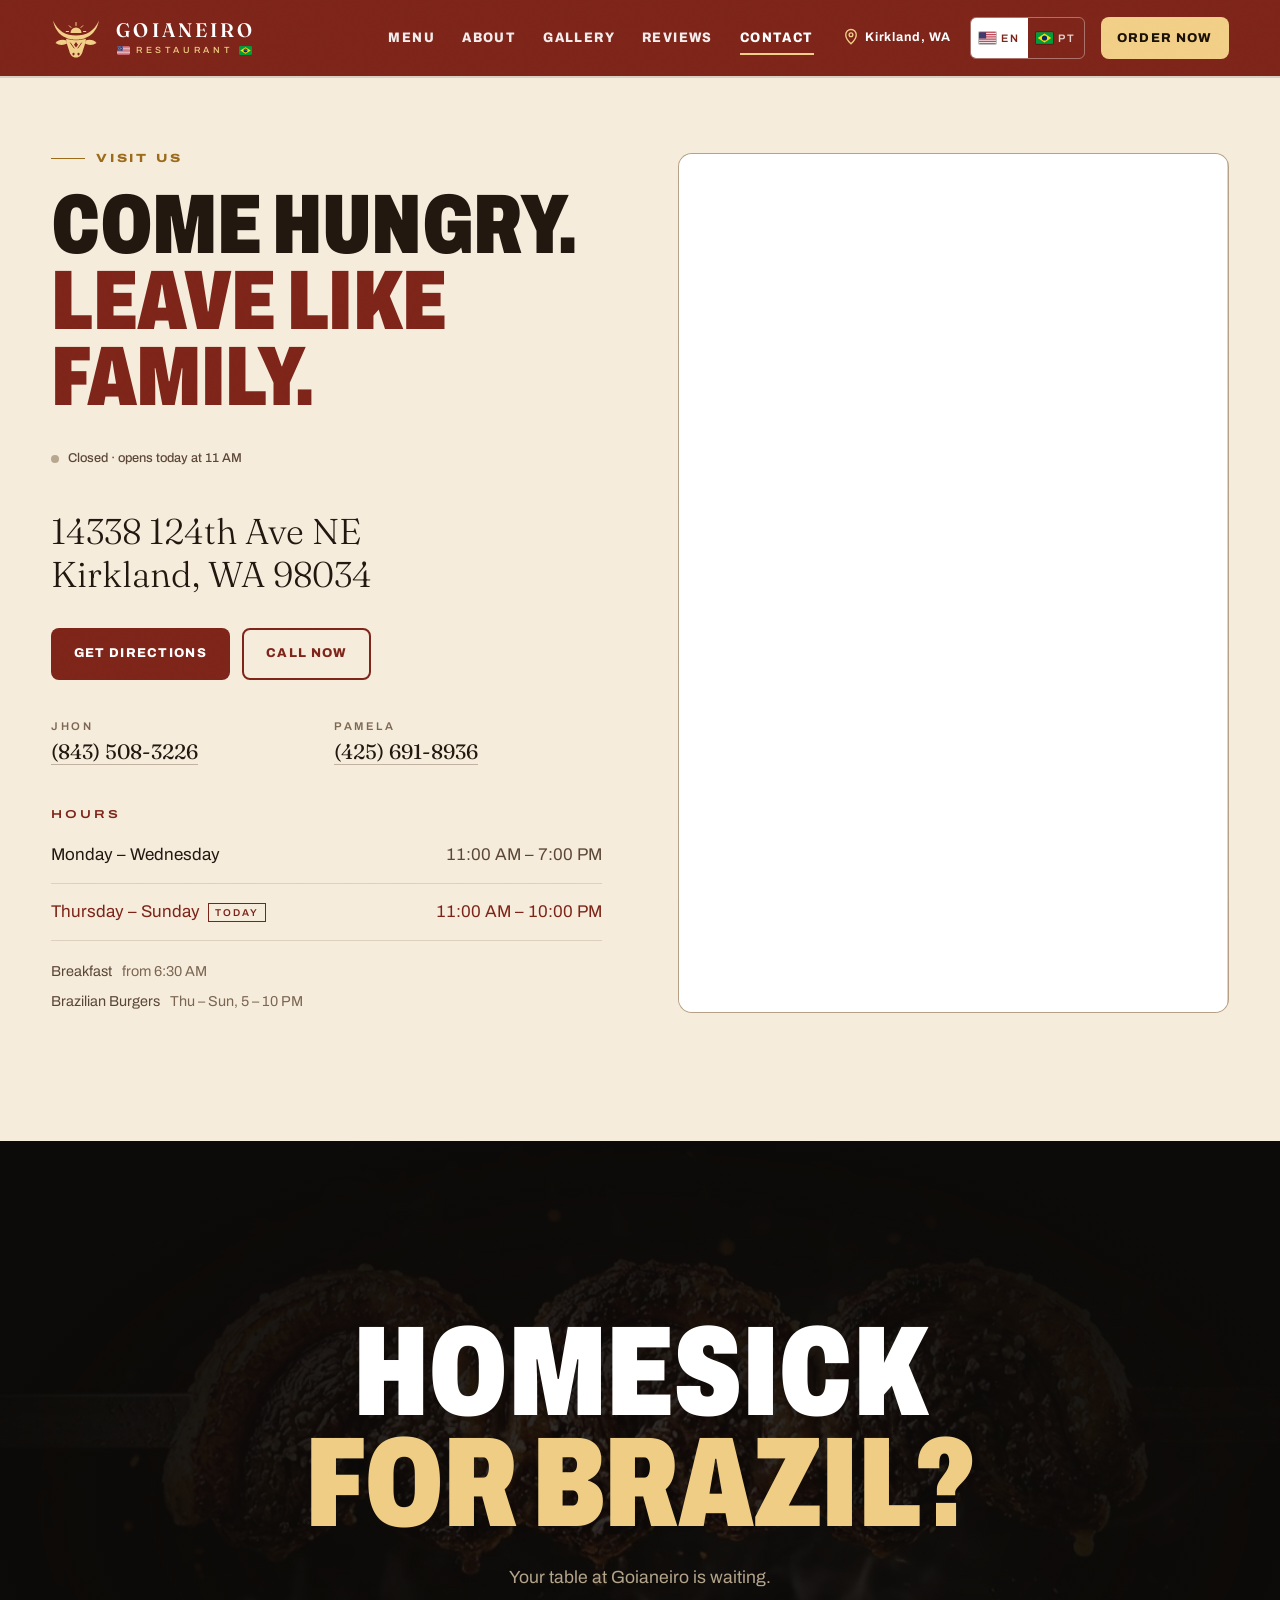
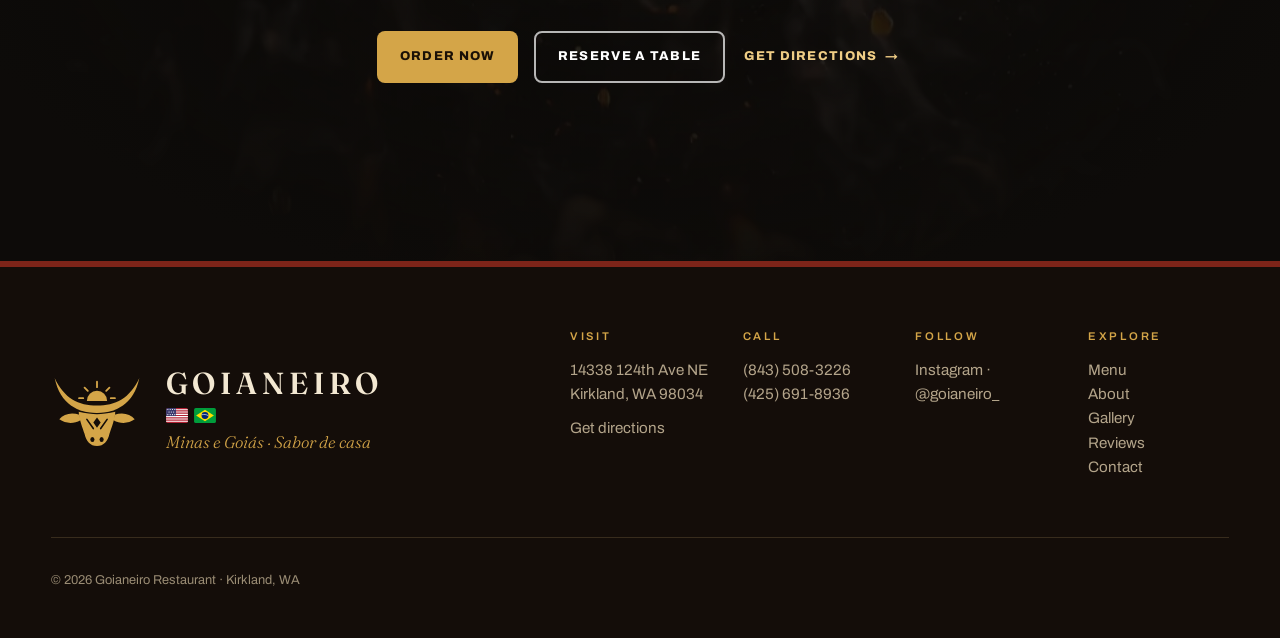
<file: contact.html>
<!doctype html>
<html lang="en" class="no-js" data-title-pt="Contato e horários | Restaurante Goianeiro · Kirkland, WA" data-desc-pt="Encontre o Goianeiro na 14338 124th Ave NE, Kirkland, WA 98034. Horários, telefones para pedidos e como chegar — pertinho de Seattle.">
<head>
<meta charset="utf-8">
<meta name="viewport" content="width=device-width, initial-scale=1, viewport-fit=cover">
<title>Contact &amp; Hours | Goianeiro Restaurant · Kirkland, WA</title>
<meta name="description" content="Find Goianeiro at 14338 124th Ave NE, Kirkland, WA 98034. Hours, phone numbers for takeout orders, and directions — minutes from Seattle.">
<meta name="theme-color" content="#7d2419">
<meta name="color-scheme" content="dark">

<meta property="og:type" content="website">
<meta property="og:site_name" content="Goianeiro Restaurant">
<meta property="og:title" content="Goianeiro Restaurant · Contact &amp; hours">
<meta property="og:description" content="Find Goianeiro at 14338 124th Ave NE, Kirkland, WA 98034. Hours, phone numbers for takeout orders, and directions — minutes from Seattle.">
<link rel="canonical" href="https://goianeirorestaurante.com/contact">
<meta property="og:url" content="https://goianeirorestaurante.com/contact">
<meta property="og:image" content="https://goianeirorestaurante.com/assets/img/og-image.jpg">
<meta property="og:image:width" content="1200">
<meta property="og:image:height" content="630">
<meta property="og:locale" content="en_US">
<meta property="og:locale:alternate" content="pt_BR">
<meta name="twitter:card" content="summary_large_image">
<meta name="twitter:image" content="https://goianeirorestaurante.com/assets/img/og-image.jpg">
<meta name="geo.region" content="US-WA">
<meta name="geo.placename" content="Kirkland">

<link rel="icon" href="favicon.svg?v=2" type="image/svg+xml">
<link rel="icon" href="favicon.ico?v=2" sizes="48x48">
<link rel="apple-touch-icon" href="apple-touch-icon.png?v=2">
<link rel="manifest" href="site.webmanifest?v=2">

<link rel="preconnect" href="https://fonts.googleapis.com">
<link rel="preconnect" href="https://fonts.gstatic.com" crossorigin>
<link rel="stylesheet" href="https://fonts.googleapis.com/css2?family=Archivo:wdth,wght@62..125,400..900&family=Fraunces:ital,opsz,wght@0,9..144,300..700;1,9..144,300..700&display=swap">
<link rel="stylesheet" href="assets/css/styles.css?v=20261019a">

<script>document.documentElement.classList.replace('no-js','js')</script>
</head>
<body class="page-contact">
<!-- Goianeiro identity — symbol sprite (source: brand/index.html) -->
<svg width="0" height="0" style="position:absolute" aria-hidden="true">
  <defs>
    <mask id="g-face" maskUnits="userSpaceOnUse" x="0" y="0" width="200" height="190">
      <rect width="200" height="190" fill="#fff"/>
      <path d="M58 97c18 4 30 6 42 6s24-2 42-6" fill="none" stroke="#000" stroke-width="3.5"/>
      <path d="M100 112l8 11-8 11-8-11Z" fill="#000"/>
      <path d="M78 116l14 20M122 116l-14 20" stroke="#000" stroke-width="3.5" stroke-linecap="round"/>
      <ellipse cx="90" cy="160" rx="4.5" ry="5.5" fill="#000"/><ellipse cx="110" cy="160" rx="4.5" ry="5.5" fill="#000"/>
    </mask>
    <symbol id="g-mark" viewBox="0 0 200 190">
      <path d="M78 76a22 22 0 0 1 44 0z" fill="currentColor"/>
      <path d="M100 46V34M80 54l-7-7M120 54l7-7M70 70h-9M130 70h9" stroke="currentColor" stroke-width="4" stroke-linecap="round" fill="none"/>
      <path d="M8 26C20 84 60 102 100 102S180 84 192 26C172 70 140 86 100 86S28 70 8 26Z" fill="currentColor"/>
      <g mask="url(#g-face)" fill="currentColor">
        <path d="M60 96h80c-1 22-9 38-13 52-4 16-12 26-27 26s-23-10-27-26c-4-14-12-30-13-52Z"/>
        <path d="M62 106c-18-6-34-2-44 10 14 10 32 10 46 2Z"/>
        <path d="M138 106c18-6 34-2 44 10-14 10-32 10-46 2Z"/>
      </g>
    </symbol>
    <symbol id="g-flag-us" viewBox="0 0 19 13">
      <clipPath id="fc-us"><rect width="19" height="13" rx="1.6"/></clipPath>
      <g clip-path="url(#fc-us)">
        <rect width="19" height="13" fill="#b22234"/>
        <path d="M0 1.5h19M0 3.5h19M0 5.5h19M0 7.5h19M0 9.5h19M0 11.5h19" stroke="#fff" stroke-width="1"/>
        <rect width="8.6" height="7" fill="#3c3b6e"/>
        <g fill="#fff"><circle cx="1.6" cy="1.3" r=".5"/><circle cx="3.6" cy="1.3" r=".5"/><circle cx="5.6" cy="1.3" r=".5"/><circle cx="7.6" cy="1.3" r=".5"/><circle cx="2.6" cy="3.5" r=".5"/><circle cx="4.6" cy="3.5" r=".5"/><circle cx="6.6" cy="3.5" r=".5"/><circle cx="1.6" cy="5.7" r=".5"/><circle cx="3.6" cy="5.7" r=".5"/><circle cx="5.6" cy="5.7" r=".5"/><circle cx="7.6" cy="5.7" r=".5"/></g>
      </g>
    </symbol>
    <symbol id="g-flag-br" viewBox="0 0 19 13">
      <clipPath id="fc-br"><rect width="19" height="13" rx="1.6"/></clipPath>
      <g clip-path="url(#fc-br)">
        <rect width="19" height="13" fill="#009c3b"/>
        <path d="M9.5 1.6 17.2 6.5 9.5 11.4 1.8 6.5Z" fill="#ffdf00"/>
        <circle cx="9.5" cy="6.5" r="3" fill="#002776"/>
        <path d="M6.6 5.9c2-.6 4-.4 5.8.8" stroke="#fff" stroke-width=".55" fill="none"/>
      </g>
    </symbol>
    <symbol id="g-star" viewBox="0 0 10 10"><path d="M5 0l1.5 3.5L10 5 6.5 6.5 5 10 3.5 6.5 0 5l3.5-1.5Z" fill="currentColor"/></symbol>
  </defs>
</svg>
<a class="skip" href="#main" data-i18n="skip">Skip to content</a>

<!-- ================= HEADER ================= -->
<header class="site-header" id="top">
  <button type="button" class="menu-btn" aria-controls="drawer" aria-expanded="false" aria-label="Open menu" data-drawer-open>
    <span></span><span></span><span></span>
  </button>
  <a class="brand" href="index.html" aria-label="Goianeiro Restaurant, home">
    <svg class="brand__mark" viewBox="0 0 200 190" aria-hidden="true"><use href="#g-mark"/></svg>
    <span class="brand__word">
      <span class="brand__name">GOIANEIRO</span>
      <span class="brand__sub"><svg class="flag-mark" viewBox="0 0 19 13" aria-hidden="true"><use href="#g-flag-us"/></svg><span data-i18n="brandSub">Restaurant</span><svg class="flag-mark" viewBox="0 0 19 13" aria-hidden="true"><use href="#g-flag-br"/></svg></span>
    </span>
  </a>
  <nav class="nav" aria-label="Main">
    <a href="menu.html" data-i18n="navMenu">Menu</a>
    <a href="about.html" data-i18n="navAbout">About</a>
    <a href="about.html#gallery" data-i18n="navGallery">Gallery</a>
    <a href="reviews.html" data-nav-reviews data-i18n="navReviews">Reviews</a>
    <a href="contact.html" aria-current="page" class="is-active" data-i18n="navContact">Contact</a>
  </nav>
  <div class="header__actions">
    <a class="findus" href="contact.html"><svg viewBox="0 0 24 24" aria-hidden="true"><path d="M12 21s7-6.2 7-12a7 7 0 0 0-14 0c0 5.8 7 12 7 12Z"/><circle cx="12" cy="9" r="2.5"/></svg><span data-i18n="findUs">Kirkland, WA</span></a>
    <div class="lang" role="group" aria-label="Language">
      <button type="button" data-lang="en" aria-pressed="true"><svg class="flag" viewBox="0 0 19 13" aria-hidden="true"><path fill="#b22234" d="M0 0h19v13H0z"/><path stroke="#fff" d="M0 1.5h19M0 3.5h19M0 5.5h19M0 7.5h19M0 9.5h19M0 11.5h19"/><path fill="#3c3b6e" d="M0 0h8v7H0z"/></svg> EN</button>
      <button type="button" data-lang="pt" aria-pressed="false"><svg class="flag" viewBox="0 0 19 13" aria-hidden="true"><path fill="#009c3b" d="M0 0h19v13H0z"/><path fill="#ffdf00" d="M9.5 1.5 17 6.5l-7.5 5-7.5-5z"/><circle cx="9.5" cy="6.5" r="2.9" fill="#002776"/></svg> PT</button>
    </div>
    <button type="button" class="btn btn--gold btn--sm" data-open-order data-i18n="ctaOrder">Order now</button>
  </div>
</header>

<main id="main">

<!-- ================= VISIT ================= -->
<section class="visit page-top light" id="visit" aria-labelledby="visit-title">
  <div class="visit__info">
    <p class="kicker" data-reveal data-i18n="visitKicker">Visit us</p>
    <h1 id="visit-title" class="display display--xl" data-reveal><span data-i18n="visitTitle1">Come hungry.</span> <em data-i18n="visitTitle2">Leave like family.</em></h1>

    <p class="vstrip__status" data-reveal><span class="status" data-status aria-live="polite"></span></p>
    <address class="visit__address" data-reveal>
      <span data-addr-line1>14338 124th Ave NE</span><br>
      <span data-addr-line2>Kirkland, WA 98034</span>
    </address>

    <div class="visit__ctas" data-reveal>
      <a class="btn btn--gold" data-directions target="_blank" rel="noopener" href="#"><span data-i18n="ctaDirections">Get directions</span></a>
      <a class="btn btn--line" data-tel href="#"><span data-i18n="ctaCall">Call now</span></a>
    </div>

    <dl class="phones" data-reveal>
      <div><dt>Jhon</dt><dd><a data-tel="0" href="#">(843) 508-3226</a></dd></div>
      <div><dt>Pamela</dt><dd><a data-tel="1" href="#">(425) 691-8936</a></dd></div>
    </dl>

    <div class="hours" data-reveal>
      <h3 class="menu-cat" data-i18n="hoursTitle">Hours</h3>
      <table>
        <tbody>
          <tr data-days="1,2,3"><th scope="row" data-i18n="monWed">Monday – Wednesday</th><td data-i18n="hMonWed">11:00 AM – 7:00 PM</td></tr>
          <tr data-days="4,5,6,0"><th scope="row" data-i18n="thuSun">Thursday – Sunday</th><td data-i18n="hThuSun">11:00 AM – 10:00 PM</td></tr>
        </tbody>
      </table>
      <ul class="hours__extra">
        <li><span data-i18n="hBreakfast">Breakfast</span> <span data-i18n="hBreakfastT">from 6:30 AM</span></li>
        <li><span data-i18n="hBurgers">Brazilian Burgers</span> <span data-i18n="hBurgersT">Thu – Sun, 5 – 10 PM</span></li>
      </ul>
    </div>
  </div>

  <div class="visit__map" data-reveal="clip">
    <div class="map" data-map>
      <div class="map__facade">
        <svg class="map__mark" viewBox="0 0 200 190" aria-hidden="true"><use href="#g-mark"/></svg>
        <p data-i18n="mapNear">Kirkland · minutes from Seattle</p>
        <button type="button" class="btn btn--line btn--sm" data-load-map data-i18n="mapLoad">Show map</button>
      </div>
    </div>
  </div>
</section>

<!-- ================= CLOSING CTA ================= -->
<section class="closing" aria-labelledby="closing-title">
  <img class="closing__bg" src="assets/video/hero-flow-poster.webp" width="1280" height="720" loading="lazy" decoding="async" alt="" data-parallax="0.12">
  <div class="closing__inner">
    <h2 id="closing-title" class="display display--xxl" data-reveal><span data-i18n="closeTitle1">Homesick</span> <em data-i18n="closeTitle2">for Brazil?</em></h2>
    <p data-reveal data-i18n="closeText">Your table at Goianeiro is waiting.</p>
    <div class="closing__ctas" data-reveal>
      <button type="button" class="btn btn--gold" data-open-order data-i18n="ctaOrder">Order now</button>
      <button type="button" class="btn btn--line" data-open-order="reserve" data-i18n="ctaReserve">Reserve a table</button>
      <a class="btn btn--text" data-directions target="_blank" rel="noopener" href="contact.html"><span data-i18n="ctaDirections">Get directions</span> <span aria-hidden="true">→</span></a>
    </div>
  </div>
</section>

</main>

<!-- ================= FOOTER ================= -->
<footer class="site-footer">
  <div class="footer__brand">
    <svg class="footer__mark" viewBox="0 0 200 190" role="img" aria-label="Goianeiro"><use href="#g-mark"/></svg>
    <div>
      <p class="footer__word">GOIANEIRO</p>
      <p class="footer__flags"><svg class="flag-mark" viewBox="0 0 19 13" role="img" aria-label="United States"><use href="#g-flag-us"/></svg><svg class="flag-mark" viewBox="0 0 19 13" role="img" aria-label="Brazil"><use href="#g-flag-br"/></svg></p>
      <p class="footer__tag">Minas e Goiás · <span data-i18n="tagline">Sabor de casa</span></p>
    </div>
  </div>
  <div class="footer__cols">
    <div>
      <h3 data-i18n="fVisit">Visit</h3>
      <p><span data-addr-line1>14338 124th Ave NE</span><br><span data-addr-line2>Kirkland, WA 98034</span></p>
      <p><a data-directions target="_blank" rel="noopener" href="#" data-i18n="ctaDirections">Get directions</a></p>
    </div>
    <div>
      <h3 data-i18n="fCall">Call</h3>
      <p><a data-tel="0" href="#">(843) 508-3226</a><br><a data-tel="1" href="#">(425) 691-8936</a></p>
    </div>
    <div>
      <h3 data-i18n="fFollow">Follow</h3>
      <p><a href="https://www.instagram.com/goianeiro_/" target="_blank" rel="noopener">Instagram · @goianeiro_</a></p>
    </div>
    <div>
      <h3 data-i18n="fExplore">Explore</h3>
      <p><a href="menu.html" data-i18n="navMenu">Menu</a><br><a href="about.html" data-i18n="navAbout">About</a><br><a href="about.html#gallery" data-i18n="navGallery">Gallery</a><br><a href="reviews.html" data-nav-reviews data-i18n="navReviews">Reviews</a><br><a href="contact.html" data-i18n="navContact">Contact</a></p>
    </div>
  </div>
  <p class="footer__legal">© <span data-year></span> Goianeiro Restaurant · Kirkland, WA</p>
</footer>

<!-- Mobile menu -->
<div class="drawer" id="drawer" hidden>
  <div class="drawer__panel" role="dialog" aria-modal="true" aria-label="Menu">
    <button type="button" class="drawer__close" aria-label="Close menu" data-drawer-close>×</button>
    <nav class="drawer__nav" aria-label="Mobile">
      <a href="index.html" data-i18n="navHome">Home</a>
      <a href="menu.html" data-i18n="navMenu">Menu</a>
      <a href="about.html" data-i18n="navAbout">About</a>
      <a href="about.html#gallery" data-i18n="navGallery">Gallery</a>
      <a href="reviews.html" data-nav-reviews data-i18n="navReviews">Reviews</a>
      <a href="contact.html" aria-current="page" data-i18n="navContact">Contact</a>
    </nav>
    <div class="drawer__foot">
      <button type="button" class="btn btn--red btn--block" data-open-order data-i18n="ctaOrder">Order now</button>
      <a class="btn btn--line btn--block" data-tel href="contact.html"><span data-i18n="ctaCall">Call now</span></a>
      <p class="drawer__addr"><span data-addr-line1>14338 124th Ave NE</span><br><span data-addr-line2>Kirkland, WA 98034</span></p>
    </div>
  </div>
</div>

<!-- Mobile action bar -->
<nav class="actionbar" aria-label="Quick actions">
  <button type="button" data-open-order>
    <svg viewBox="0 0 24 24" aria-hidden="true"><path d="M6 7h12l-1 13H7L6 7Z"/><path d="M9 7a3 3 0 0 1 6 0"/></svg>
    <span data-i18n="abOrder">Order</span>
  </button>
  <a href="menu.html">
    <svg viewBox="0 0 24 24" aria-hidden="true"><path d="M5 4h14v16H5z"/><path d="M8 8h8M8 12h8M8 16h5"/></svg>
    <span data-i18n="abMenu">Menu</span>
  </a>
  <a data-tel href="contact.html">
    <svg viewBox="0 0 24 24" aria-hidden="true"><path d="M5 4h4l2 5-2.5 1.5a11 11 0 0 0 5 5L15 13l5 2v4a1 1 0 0 1-1 1A16 16 0 0 1 4 5a1 1 0 0 1 1-1Z"/></svg>
    <span data-i18n="abCall">Call</span>
  </a>
  <a data-directions target="_blank" rel="noopener" href="contact.html">
    <svg viewBox="0 0 24 24" aria-hidden="true"><path d="M12 21s7-6.2 7-12a7 7 0 0 0-14 0c0 5.8 7 12 7 12Z"/><circle cx="12" cy="9" r="2.5"/></svg>
    <span data-i18n="abDirections">Directions</span>
  </a>
</nav>

<!-- Order / reserve sheet -->
<dialog class="sheet" id="order-sheet" aria-labelledby="sheet-title">
  <form method="dialog" class="sheet__close-form"><button class="sheet__close" aria-label="Close">×</button></form>
  <p class="kicker" data-sheet-kicker data-i18n="sheetKicker">Pickup &amp; takeout</p>
  <h2 id="sheet-title" class="display display--md" data-sheet-title data-i18n="sheetTitle">Call us to order</h2>
  <p class="sheet__text" data-sheet-text data-i18n="sheetText">Place your order by phone and we’ll have it hot and ready for pickup.</p>
  <div class="sheet__actions">
    <a class="btn btn--gold btn--block" data-tel="0" href="#"><span>Jhon</span> · (843) 508-3226</a>
    <a class="btn btn--line btn--block" data-tel="1" href="#"><span>Pamela</span> · (425) 691-8936</a>
    <a class="btn btn--text btn--block" href="menu.html" data-close-sheet data-i18n="ctaMenu">View menu</a>
  </div>
</dialog>

<!-- Review photo viewer -->
<dialog class="rv-viewer" id="rv-viewer" aria-label="Review photo">
  <button class="lightbox__btn lightbox__close" data-rv-viewer-close aria-label="Close">×</button>
  <figure><img alt="" data-rv-viewer-img><figcaption data-rv-viewer-cap></figcaption></figure>
</dialog>

<!-- Lightbox -->
<dialog class="lightbox" id="lightbox" aria-label="Gallery viewer">
  <button class="lightbox__btn lightbox__close" data-lb="close" aria-label="Close">×</button>
  <button class="lightbox__btn lightbox__prev" data-lb="prev" aria-label="Previous">‹</button>
  <div class="lightbox__stage" data-lb-stage></div>
  <button class="lightbox__btn lightbox__next" data-lb="next" aria-label="Next">›</button>
  <p class="lightbox__count" data-lb-count></p>
</dialog>

<script src="assets/js/main.js?v=20261019a" defer></script>
</body>
</html>
</file>
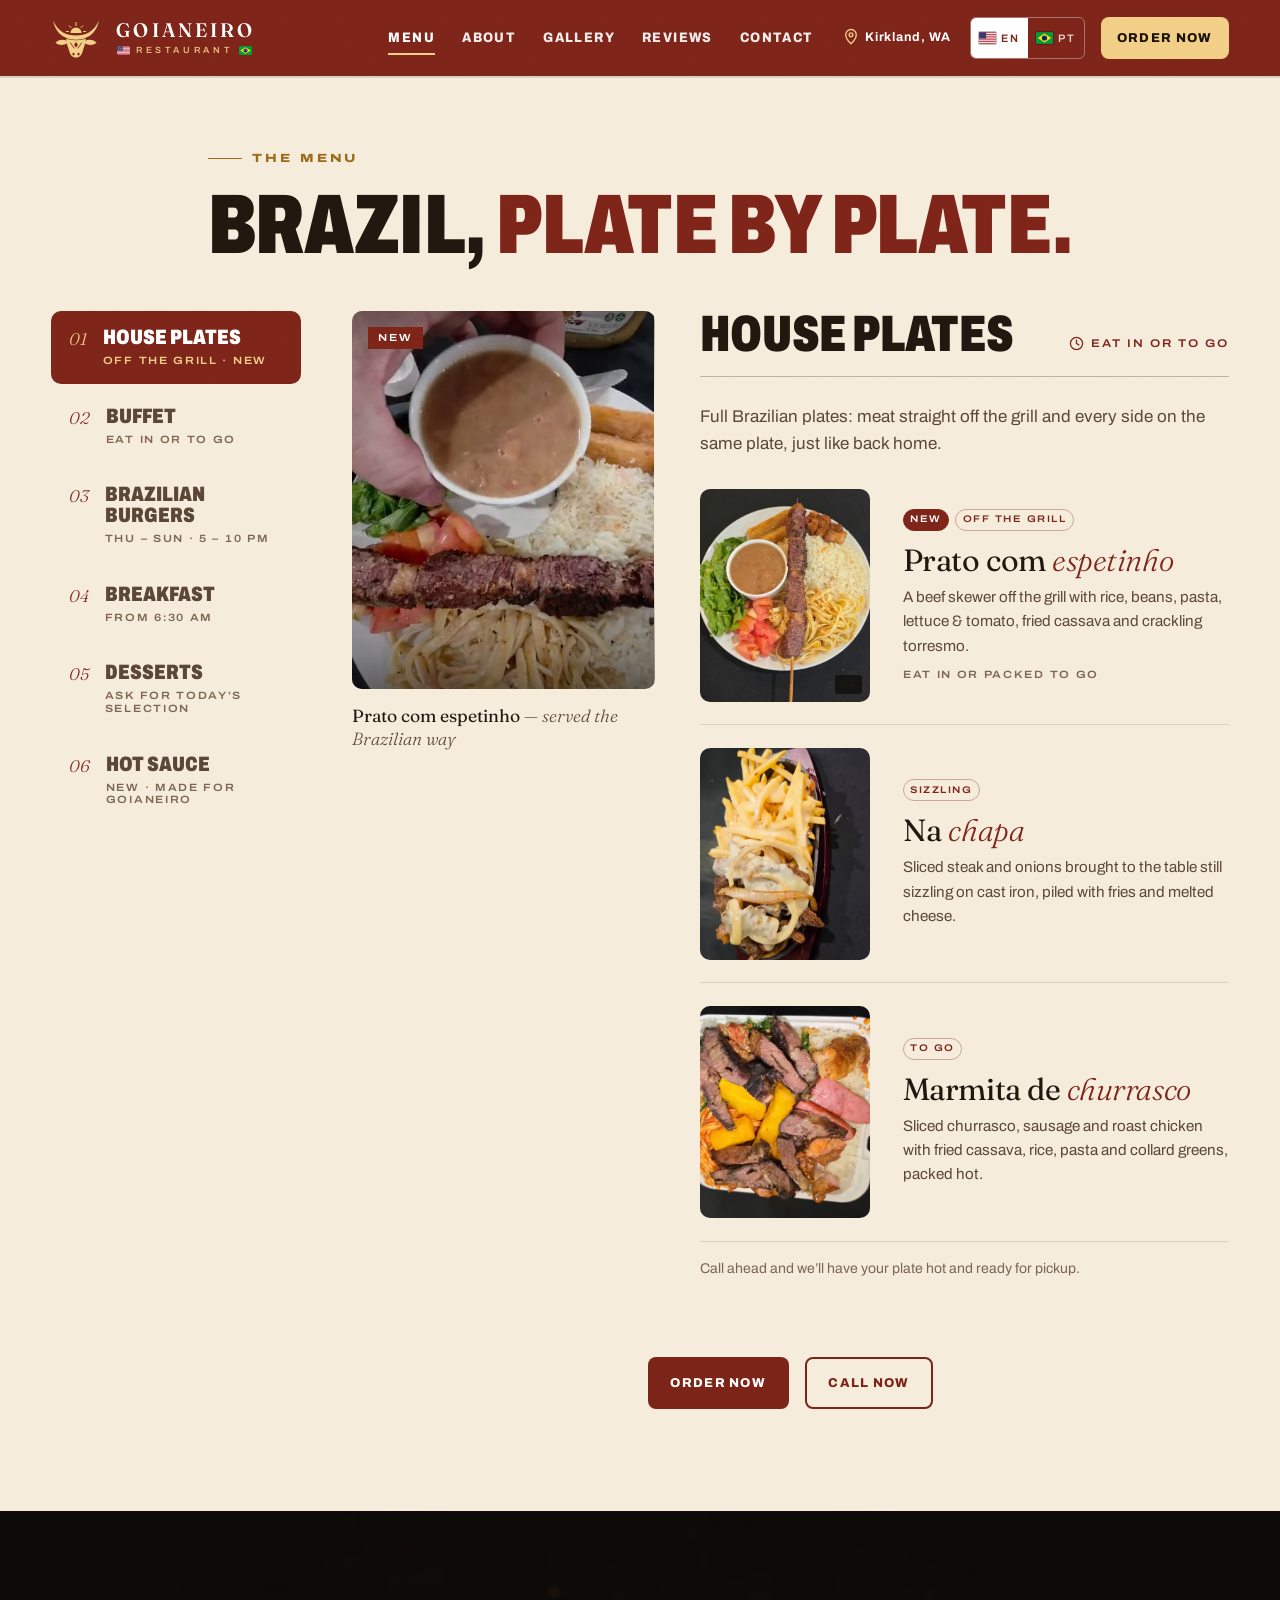
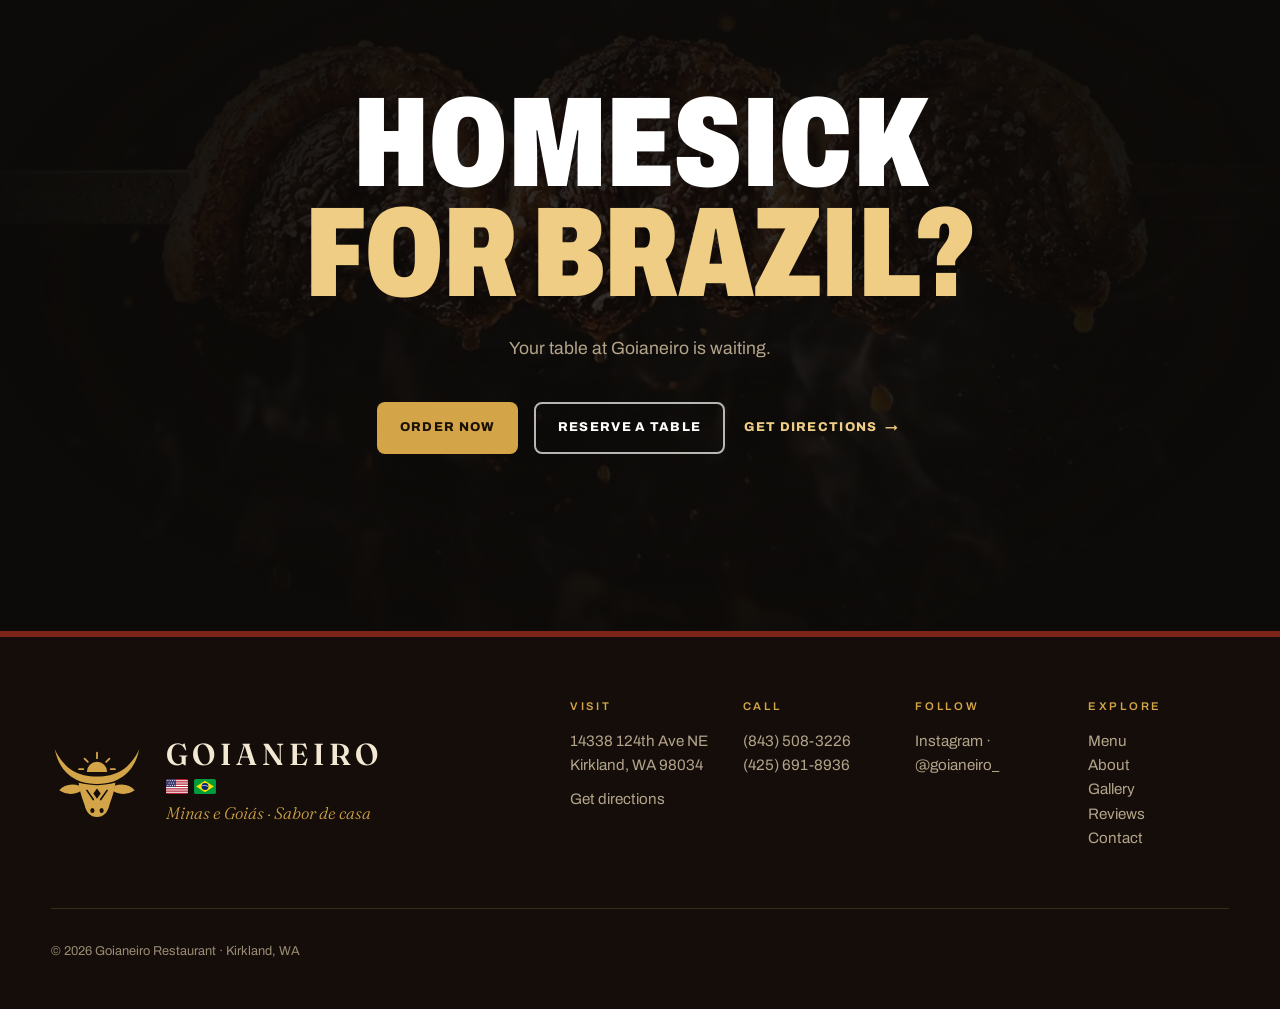
<file: menu.html>
<!doctype html>
<html lang="en" class="no-js" data-title-pt="Cardápio | Restaurante Goianeiro · Comida brasileira em Kirkland, WA" data-desc-pt="O cardápio do Goianeiro: pratos da casa na brasa, buffet brasileiro, hambúrguer brasileiro (qui–dom, 17h–22h), café da manhã com pão de queijo e sobremesas. Kirkland, WA.">
<head>
<meta charset="utf-8">
<meta name="viewport" content="width=device-width, initial-scale=1, viewport-fit=cover">
<title>Menu | Goianeiro Restaurant · Brazilian Food in Kirkland, WA</title>
<meta name="description" content="The Goianeiro menu: house plates off the grill, the Brazilian buffet, Brazilian burgers (Thu–Sun, 5–10 PM), breakfast with pão de queijo, and desserts. Kirkland, WA.">
<meta name="theme-color" content="#7d2419">
<meta name="color-scheme" content="dark">

<meta property="og:type" content="website">
<meta property="og:site_name" content="Goianeiro Restaurant">
<meta property="og:title" content="Goianeiro Restaurant · Menu">
<meta property="og:description" content="The Goianeiro menu: house plates off the grill, the Brazilian buffet, Brazilian burgers (Thu–Sun, 5–10 PM), breakfast with pão de queijo, and desserts. Kirkland, WA.">
<link rel="canonical" href="https://goianeirorestaurante.com/menu">
<meta property="og:url" content="https://goianeirorestaurante.com/menu">
<meta property="og:image" content="https://goianeirorestaurante.com/assets/img/og-image.jpg">
<meta property="og:image:width" content="1200">
<meta property="og:image:height" content="630">
<meta property="og:locale" content="en_US">
<meta property="og:locale:alternate" content="pt_BR">
<meta name="twitter:card" content="summary_large_image">
<meta name="twitter:image" content="https://goianeirorestaurante.com/assets/img/og-image.jpg">
<meta name="geo.region" content="US-WA">
<meta name="geo.placename" content="Kirkland">

<link rel="icon" href="favicon.svg?v=2" type="image/svg+xml">
<link rel="icon" href="favicon.ico?v=2" sizes="48x48">
<link rel="apple-touch-icon" href="apple-touch-icon.png?v=2">
<link rel="manifest" href="site.webmanifest?v=2">

<link rel="preconnect" href="https://fonts.googleapis.com">
<link rel="preconnect" href="https://fonts.gstatic.com" crossorigin>
<link rel="stylesheet" href="https://fonts.googleapis.com/css2?family=Archivo:wdth,wght@62..125,400..900&family=Fraunces:ital,opsz,wght@0,9..144,300..700;1,9..144,300..700&display=swap">
<link rel="stylesheet" href="assets/css/styles.css?v=20261019a">

<script>document.documentElement.classList.replace('no-js','js')</script>
</head>
<body class="page-menu">
<!-- Goianeiro identity — symbol sprite (source: brand/index.html) -->
<svg width="0" height="0" style="position:absolute" aria-hidden="true">
  <defs>
    <mask id="g-face" maskUnits="userSpaceOnUse" x="0" y="0" width="200" height="190">
      <rect width="200" height="190" fill="#fff"/>
      <path d="M58 97c18 4 30 6 42 6s24-2 42-6" fill="none" stroke="#000" stroke-width="3.5"/>
      <path d="M100 112l8 11-8 11-8-11Z" fill="#000"/>
      <path d="M78 116l14 20M122 116l-14 20" stroke="#000" stroke-width="3.5" stroke-linecap="round"/>
      <ellipse cx="90" cy="160" rx="4.5" ry="5.5" fill="#000"/><ellipse cx="110" cy="160" rx="4.5" ry="5.5" fill="#000"/>
    </mask>
    <symbol id="g-mark" viewBox="0 0 200 190">
      <path d="M78 76a22 22 0 0 1 44 0z" fill="currentColor"/>
      <path d="M100 46V34M80 54l-7-7M120 54l7-7M70 70h-9M130 70h9" stroke="currentColor" stroke-width="4" stroke-linecap="round" fill="none"/>
      <path d="M8 26C20 84 60 102 100 102S180 84 192 26C172 70 140 86 100 86S28 70 8 26Z" fill="currentColor"/>
      <g mask="url(#g-face)" fill="currentColor">
        <path d="M60 96h80c-1 22-9 38-13 52-4 16-12 26-27 26s-23-10-27-26c-4-14-12-30-13-52Z"/>
        <path d="M62 106c-18-6-34-2-44 10 14 10 32 10 46 2Z"/>
        <path d="M138 106c18-6 34-2 44 10-14 10-32 10-46 2Z"/>
      </g>
    </symbol>
    <symbol id="g-flag-us" viewBox="0 0 19 13">
      <clipPath id="fc-us"><rect width="19" height="13" rx="1.6"/></clipPath>
      <g clip-path="url(#fc-us)">
        <rect width="19" height="13" fill="#b22234"/>
        <path d="M0 1.5h19M0 3.5h19M0 5.5h19M0 7.5h19M0 9.5h19M0 11.5h19" stroke="#fff" stroke-width="1"/>
        <rect width="8.6" height="7" fill="#3c3b6e"/>
        <g fill="#fff"><circle cx="1.6" cy="1.3" r=".5"/><circle cx="3.6" cy="1.3" r=".5"/><circle cx="5.6" cy="1.3" r=".5"/><circle cx="7.6" cy="1.3" r=".5"/><circle cx="2.6" cy="3.5" r=".5"/><circle cx="4.6" cy="3.5" r=".5"/><circle cx="6.6" cy="3.5" r=".5"/><circle cx="1.6" cy="5.7" r=".5"/><circle cx="3.6" cy="5.7" r=".5"/><circle cx="5.6" cy="5.7" r=".5"/><circle cx="7.6" cy="5.7" r=".5"/></g>
      </g>
    </symbol>
    <symbol id="g-flag-br" viewBox="0 0 19 13">
      <clipPath id="fc-br"><rect width="19" height="13" rx="1.6"/></clipPath>
      <g clip-path="url(#fc-br)">
        <rect width="19" height="13" fill="#009c3b"/>
        <path d="M9.5 1.6 17.2 6.5 9.5 11.4 1.8 6.5Z" fill="#ffdf00"/>
        <circle cx="9.5" cy="6.5" r="3" fill="#002776"/>
        <path d="M6.6 5.9c2-.6 4-.4 5.8.8" stroke="#fff" stroke-width=".55" fill="none"/>
      </g>
    </symbol>
    <symbol id="g-star" viewBox="0 0 10 10"><path d="M5 0l1.5 3.5L10 5 6.5 6.5 5 10 3.5 6.5 0 5l3.5-1.5Z" fill="currentColor"/></symbol>
  </defs>
</svg>
<a class="skip" href="#main" data-i18n="skip">Skip to content</a>

<!-- ================= HEADER ================= -->
<header class="site-header" id="top">
  <button type="button" class="menu-btn" aria-controls="drawer" aria-expanded="false" aria-label="Open menu" data-drawer-open>
    <span></span><span></span><span></span>
  </button>
  <a class="brand" href="index.html" aria-label="Goianeiro Restaurant, home">
    <svg class="brand__mark" viewBox="0 0 200 190" aria-hidden="true"><use href="#g-mark"/></svg>
    <span class="brand__word">
      <span class="brand__name">GOIANEIRO</span>
      <span class="brand__sub"><svg class="flag-mark" viewBox="0 0 19 13" aria-hidden="true"><use href="#g-flag-us"/></svg><span data-i18n="brandSub">Restaurant</span><svg class="flag-mark" viewBox="0 0 19 13" aria-hidden="true"><use href="#g-flag-br"/></svg></span>
    </span>
  </a>
  <nav class="nav" aria-label="Main">
    <a href="menu.html" aria-current="page" class="is-active" data-i18n="navMenu">Menu</a>
    <a href="about.html" data-i18n="navAbout">About</a>
    <a href="about.html#gallery" data-i18n="navGallery">Gallery</a>
    <a href="reviews.html" data-nav-reviews data-i18n="navReviews">Reviews</a>
    <a href="contact.html" data-i18n="navContact">Contact</a>
  </nav>
  <div class="header__actions">
    <a class="findus" href="contact.html"><svg viewBox="0 0 24 24" aria-hidden="true"><path d="M12 21s7-6.2 7-12a7 7 0 0 0-14 0c0 5.8 7 12 7 12Z"/><circle cx="12" cy="9" r="2.5"/></svg><span data-i18n="findUs">Kirkland, WA</span></a>
    <div class="lang" role="group" aria-label="Language">
      <button type="button" data-lang="en" aria-pressed="true"><svg class="flag" viewBox="0 0 19 13" aria-hidden="true"><path fill="#b22234" d="M0 0h19v13H0z"/><path stroke="#fff" d="M0 1.5h19M0 3.5h19M0 5.5h19M0 7.5h19M0 9.5h19M0 11.5h19"/><path fill="#3c3b6e" d="M0 0h8v7H0z"/></svg> EN</button>
      <button type="button" data-lang="pt" aria-pressed="false"><svg class="flag" viewBox="0 0 19 13" aria-hidden="true"><path fill="#009c3b" d="M0 0h19v13H0z"/><path fill="#ffdf00" d="M9.5 1.5 17 6.5l-7.5 5-7.5-5z"/><circle cx="9.5" cy="6.5" r="2.9" fill="#002776"/></svg> PT</button>
    </div>
    <button type="button" class="btn btn--gold btn--sm" data-open-order data-i18n="ctaOrder">Order now</button>
  </div>
</header>

<main id="main">

<!-- ================= MENU ================= -->
<section class="menu page-top light" id="menu" aria-labelledby="menu-title">
  <header class="section-head">
    <p class="kicker" data-reveal data-i18n="menuKicker">The menu</p>
    <h1 id="menu-title" class="display display--xl" data-reveal><span data-i18n="menuTitle1">Brazil,</span> <em data-i18n="menuTitle2">plate by plate.</em></h1>
  </header>

  <div class="mtabs" role="tablist" aria-label="Menu sections" data-reveal>
    <button role="tab" id="tab-plates" aria-controls="panel-plates" aria-selected="true">
      <span class="mtab__num">01</span>
      <span class="mtab__name" data-i18n="tabPlates">House plates</span>
      <span class="mtab__meta" data-i18n="metaPlates">Off the grill · new</span>
    </button>
    <button role="tab" id="tab-buffet" aria-controls="panel-buffet" aria-selected="false" tabindex="-1">
      <span class="mtab__num">02</span>
      <span class="mtab__name" data-i18n="tabBuffet">Buffet</span>
      <span class="mtab__meta" data-i18n="metaBuffet">Eat in or to go</span>
    </button>
    <button role="tab" id="tab-burgers" aria-controls="panel-burgers" aria-selected="false" tabindex="-1">
      <span class="mtab__num">03</span>
      <span class="mtab__name" data-i18n="tabBurgers">Brazilian Burgers</span>
      <span class="mtab__meta" data-i18n="metaBurgers">Thu – Sun · 5 – 10 PM</span>
    </button>
    <button role="tab" id="tab-breakfast" aria-controls="panel-breakfast" aria-selected="false" tabindex="-1">
      <span class="mtab__num">04</span>
      <span class="mtab__name" data-i18n="tabBreakfast">Breakfast</span>
      <span class="mtab__meta" data-i18n="metaBreakfast">From 6:30 AM</span>
    </button>
    <button role="tab" id="tab-sweets" aria-controls="panel-sweets" aria-selected="false" tabindex="-1">
      <span class="mtab__num">05</span>
      <span class="mtab__name" data-i18n="tabSweets">Desserts</span>
      <span class="mtab__meta" data-i18n="metaSweets">Ask for today’s selection</span>
    </button>
    <button role="tab" id="tab-sauce" aria-controls="panel-sauce" aria-selected="false" tabindex="-1">
      <span class="mtab__num">06</span>
      <span class="mtab__name" data-i18n="tabSauce">Hot sauce</span>
      <span class="mtab__meta" data-i18n="metaSauce">New · made for Goianeiro</span>
    </button>
  </div>

  <!-- House plates -->
  <div class="panel" role="tabpanel" id="panel-plates" aria-labelledby="tab-plates">
    <div class="mpanel">
      <figure class="mpanel__media mpanel__media--video">
        <div class="mvideo">
          <video data-autoplay muted loop playsinline preload="none" poster="assets/video/espetinho-poster.webp"
            aria-label="Beans poured over a plate with a grilled beef skewer, rice, pasta and salad" data-i18n-attr="aria-label:altEspVideo">
            <source data-src="assets/video/espetinho.webm" type="video/webm">
            <source data-src="assets/video/espetinho.mp4" type="video/mp4">
          </video>
          <span class="mvideo__badge" data-i18n="tagNew">New</span>
        </div>
        <figcaption class="mvideo__cap"><span>Prato com espetinho</span> <span data-i18n="espCap">— served the Brazilian way</span></figcaption>
      </figure>
      <div class="mpanel__body">
        <header class="mpanel__head">
          <h3 class="panel__title" data-i18n="platesTitle">House plates</h3>
          <p class="mpanel__when"><svg viewBox="0 0 16 16" aria-hidden="true"><circle cx="8" cy="8" r="6.5"/><path d="M8 4.5V8l2.5 1.5"/></svg><span data-i18n="metaBuffet">Eat in or to go</span></p>
        </header>
        <p class="panel__intro" data-i18n="platesIntro">Full Brazilian plates: meat straight off the grill and every side on the same plate, just like back home.</p>
        <ul class="dlist" data-zoom-group>
          <li class="dcard">
            <button type="button" class="dcard__media" data-type="image" data-full="assets/img/espetinho-prato-924.webp" aria-label="View photos: Prato com espetinho">
              <picture>
            <source type="image/avif" srcset="assets/img/espetinho-prato-480.avif 480w, assets/img/espetinho-prato-924.avif 924w" sizes="(min-width: 900px) 170px, 120px">
            <source type="image/webp" srcset="assets/img/espetinho-prato-480.webp 480w, assets/img/espetinho-prato-924.webp 924w" sizes="(min-width: 900px) 170px, 120px">
            <img src="assets/img/espetinho-prato-480.jpg" width="480" height="600" loading="lazy" decoding="async"
              alt="Plate with a grilled beef skewer, beans, rice, pasta, lettuce, tomato, fried cassava and torresmo" data-i18n-attr="alt:altEspPrato">
          </picture>
              <span class="dcard__more" aria-hidden="true">+3</span>
            </button>
            <span hidden data-type="image" data-full="assets/img/espetinho-viagem-924.webp" data-alt="Prato com espetinho packed to go: skewer, rice, beans, pasta, fried cassava and torresmo" data-i18n-attr="data-alt:altEspViagem"></span>
            <span hidden data-type="image" data-full="assets/img/espetinho-balcao-1280.webp" data-alt="Prato com espetinho fresh from the kitchen" data-i18n-attr="data-alt:altEspBalcao"></span>
            <span hidden data-type="video" data-full="assets/video/espetinho" data-poster="assets/video/espetinho-poster.webp" aria-label="Video: Prato com espetinho"></span>
            <div class="dcard__body">
              <p class="dcard__tags"><span class="tag tag--new" data-i18n="tagNew">New</span><span class="tag" data-i18n="tagGrill">Off the grill</span></p>
              <h4 class="dcard__name">Prato com <em>espetinho</em></h4>
              <p class="dcard__desc" data-i18n="pEsp">A beef skewer off the grill with rice, beans, pasta, lettuce &amp; tomato, fried cassava and crackling torresmo.</p>
              <p class="dcard__meta" data-i18n="pEspMeta">Eat in or packed to go</p>
            </div>
          </li>
          <li class="dcard">
            <button type="button" class="dcard__media" data-type="image" data-full="assets/img/chapa-739.webp" aria-label="View photo: Na chapa">
              <picture>
            <source type="image/avif" srcset="assets/img/chapa-480.avif 480w, assets/img/chapa-739.avif 739w" sizes="(min-width: 900px) 170px, 120px">
            <source type="image/webp" srcset="assets/img/chapa-480.webp 480w, assets/img/chapa-739.webp 739w" sizes="(min-width: 900px) 170px, 120px">
            <img src="assets/img/chapa-480.jpg" width="480" height="1039" loading="lazy" decoding="async"
              alt="Sizzling cast-iron plate of sliced steak, onions and fries under melted cheese" data-i18n-attr="alt:altChapa">
          </picture>
            </button>
            <div class="dcard__body">
              <p class="dcard__tags"><span class="tag" data-i18n="tagSizzling">Sizzling</span></p>
              <h4 class="dcard__name">Na <em>chapa</em></h4>
              <p class="dcard__desc" data-i18n="dish4">Sliced steak and onions brought to the table still sizzling on cast iron, piled with fries and melted cheese.</p>
            </div>
          </li>
          <li class="dcard">
            <button type="button" class="dcard__media" data-type="image" data-full="assets/img/marmita-food-820.webp" aria-label="View photo: Marmita de churrasco">
              <picture>
            <source type="image/avif" srcset="assets/img/marmita-food-480.avif 480w, assets/img/marmita-food-820.avif 820w" sizes="(min-width: 900px) 170px, 120px">
            <source type="image/webp" srcset="assets/img/marmita-food-480.webp 480w, assets/img/marmita-food-820.webp 820w" sizes="(min-width: 900px) 170px, 120px">
            <img src="assets/img/marmita-food-480.jpg" width="480" height="480" loading="lazy" decoding="async"
              alt="Takeout box packed with sliced churrasco, sausage, chicken, fried cassava, rice, pasta and collard greens" data-i18n-attr="alt:altMarmita">
          </picture>
            </button>
            <div class="dcard__body">
              <p class="dcard__tags"><span class="tag" data-i18n="tagToGo">To go</span></p>
              <h4 class="dcard__name">Marmita de <em>churrasco</em></h4>
              <p class="dcard__desc" data-i18n="pMarmita">Sliced churrasco, sausage and roast chicken with fried cassava, rice, pasta and collard greens, packed hot.</p>
            </div>
          </li>
        </ul>
        <p class="note" data-i18n="platesNote">Call ahead and we’ll have your plate hot and ready for pickup.</p>
      </div>
    </div>
  </div>

  <!-- Buffet -->
  <div class="panel" role="tabpanel" id="panel-buffet" aria-labelledby="tab-buffet" hidden>
    <div class="mpanel">
      <figure class="mpanel__media">
        <picture>
          <source type="image/avif" srcset="assets/img/buffet-linha-400.avif 400w, assets/img/buffet-linha-720.avif 720w" sizes="(min-width: 900px) 34vw, 92vw">
          <source type="image/webp" srcset="assets/img/buffet-linha-400.webp 400w, assets/img/buffet-linha-720.webp 720w" sizes="(min-width: 900px) 34vw, 92vw">
          <img src="assets/img/buffet-linha-720.jpg" width="720" height="900" loading="lazy" decoding="async"
            alt="The Goianeiro buffet line: torresmo, ground beef, pasta, stews, fried cassava, feijão tropeiro and rice" data-i18n-attr="alt:altBuffet">
        </picture>
      </figure>
      <div class="mpanel__body">
        <header class="mpanel__head">
          <h3 class="panel__title" data-i18n="buffetTitle">Brazilian buffet</h3>
          <p class="mpanel__when"><svg viewBox="0 0 16 16" aria-hidden="true"><circle cx="8" cy="8" r="6.5"/><path d="M8 4.5V8l2.5 1.5"/></svg><span data-i18n="metaBuffet">Eat in or to go</span></p>
        </header>
        <p class="panel__intro" data-i18n="buffetIntro">Hot trays of home cooking from Minas and Goiás, plus churrasco from the grill. Eat in or take a full plate to go.</p>
        <div data-zoom-group>
        <h4 class="menu-cat" data-i18n="catMeats">Meats</h4>
        <ul class="bgrid">
          <li class="bcard">
            <button type="button" class="bcard__media" data-type="image" data-full="assets/img/costelinha-960.webp" data-alt="Tray of oven-roasted pork ribs with parsley" aria-label="View photo: Costelinha assada">
              <picture>
                <source type="image/avif" srcset="assets/img/costelinha-480.avif" sizes="(min-width: 900px) 200px, 45vw">
                <source type="image/webp" srcset="assets/img/costelinha-480.webp" sizes="(min-width: 900px) 200px, 45vw">
                <img src="assets/img/costelinha-480.jpg" width="480" height="600" loading="lazy" decoding="async" alt="Tray of oven-roasted pork ribs with parsley" data-i18n-attr="alt:altCostelinha">
              </picture>
            </button>
            <h5 class="bcard__name">Costelinha assada</h5>
            <p class="bcard__desc" data-i18n="bDesc13">Oven-roasted pork ribs, well seasoned and finished with parsley</p>
          </li>
          <li class="bcard">
            <button type="button" class="bcard__media" data-type="image" data-full="assets/img/bisteca-full.webp" data-alt="Tray of seasoned pork chops" aria-label="View photo: Bisteca de porco">
              <picture>
                <source type="image/avif" srcset="assets/img/bisteca-400.avif 400w, assets/img/bisteca-720.avif 720w" sizes="(min-width: 900px) 200px, 45vw">
                <source type="image/webp" srcset="assets/img/bisteca-400.webp 400w, assets/img/bisteca-720.webp 720w" sizes="(min-width: 900px) 200px, 45vw">
                <img src="assets/img/bisteca-400.jpg" width="400" height="500" loading="lazy" decoding="async" alt="Tray of seasoned pork chops" data-i18n-attr="alt:altBisteca">
              </picture>
              <span class="mshot__new" data-i18n="tagNew">New</span>
            </button>
            <h5 class="bcard__name">Bisteca de porco</h5>
            <p class="bcard__desc" data-i18n="bDescBisteca">Seasoned pork chops</p>
          </li>
          <li class="bcard">
            <button type="button" class="bcard__media" data-type="image" data-full="assets/img/frango-frito-mandioca-full.webp" data-alt="Tray of fried chicken pieces with fried cassava and green onion" aria-label="View photo: Frango frito com mandioca">
              <picture>
                <source type="image/avif" srcset="assets/img/frango-frito-mandioca-400.avif 400w, assets/img/frango-frito-mandioca-720.avif 720w" sizes="(min-width: 900px) 200px, 45vw">
                <source type="image/webp" srcset="assets/img/frango-frito-mandioca-400.webp 400w, assets/img/frango-frito-mandioca-720.webp 720w" sizes="(min-width: 900px) 200px, 45vw">
                <img src="assets/img/frango-frito-mandioca-400.jpg" width="400" height="500" loading="lazy" decoding="async" alt="Tray of fried chicken pieces with fried cassava and green onion" data-i18n-attr="alt:altFrangoFrito">
              </picture>
              <span class="mshot__new" data-i18n="tagNew">New</span>
            </button>
            <h5 class="bcard__name">Frango frito com mandioca</h5>
            <p class="bcard__desc" data-i18n="bDescFrangoFrito">Fried chicken with fried cassava</p>
          </li>
          <li class="bcard">
            <button type="button" class="bcard__media" data-type="image" data-full="assets/img/carne-batata-960.webp" data-alt="Tray of slow-cooked beef stew with potatoes" aria-label="View photo: Carne com batata">
              <picture>
                <source type="image/avif" srcset="assets/img/carne-batata-480.avif" sizes="(min-width: 900px) 200px, 45vw">
                <source type="image/webp" srcset="assets/img/carne-batata-480.webp" sizes="(min-width: 900px) 200px, 45vw">
                <img src="assets/img/carne-batata-480.jpg" width="480" height="600" loading="lazy" decoding="async" alt="Tray of slow-cooked beef stew with potatoes" data-i18n-attr="alt:altCarneBatata">
              </picture>
            </button>
            <h5 class="bcard__name">Carne com batata</h5>
            <p class="bcard__desc" data-i18n="bDesc8">Slow-cooked beef with potatoes</p>
          </li>
          <li class="bcard">
            <button type="button" class="bcard__media" data-type="image" data-full="assets/img/carne-moida-full.webp" data-alt="Tray of ground beef sautéed with green peppers, onion and tomato" aria-label="View photo: Carne moída refogada">
              <picture>
                <source type="image/avif" srcset="assets/img/carne-moida-400.avif 400w, assets/img/carne-moida-720.avif 720w" sizes="(min-width: 900px) 200px, 45vw">
                <source type="image/webp" srcset="assets/img/carne-moida-400.webp 400w, assets/img/carne-moida-720.webp 720w" sizes="(min-width: 900px) 200px, 45vw">
                <img src="assets/img/carne-moida-400.jpg" width="400" height="500" loading="lazy" decoding="async" alt="Tray of ground beef sautéed with green peppers, onion and tomato" data-i18n-attr="alt:altCarneMoida">
              </picture>
              <span class="mshot__new" data-i18n="tagNew">New</span>
            </button>
            <h5 class="bcard__name">Carne moída refogada</h5>
            <p class="bcard__desc" data-i18n="bDescCarneMoida">Ground beef sautéed with bell peppers, onion and tomato</p>
          </li>
          <li class="bcard">
            <button type="button" class="bcard__media" data-type="image" data-full="assets/img/salsicha-milho-full.webp" data-alt="Tray of sliced sausage in tomato sauce with corn" aria-label="View photo: Salsicha ao molho com milho">
              <picture>
                <source type="image/avif" srcset="assets/img/salsicha-milho-400.avif 400w, assets/img/salsicha-milho-720.avif 720w" sizes="(min-width: 900px) 200px, 45vw">
                <source type="image/webp" srcset="assets/img/salsicha-milho-400.webp 400w, assets/img/salsicha-milho-720.webp 720w" sizes="(min-width: 900px) 200px, 45vw">
                <img src="assets/img/salsicha-milho-400.jpg" width="400" height="500" loading="lazy" decoding="async" alt="Tray of sliced sausage in tomato sauce with corn" data-i18n-attr="alt:altSalsicha">
              </picture>
              <span class="mshot__new" data-i18n="tagNew">New</span>
            </button>
            <h5 class="bcard__name">Salsicha ao molho com milho</h5>
            <p class="bcard__desc" data-i18n="bDescSalsicha">Sliced sausage in tomato sauce with corn</p>
          </li>
        </ul>
        <h4 class="menu-cat" data-i18n="catBuffetSides">Sides &amp; salads</h4>
        <ul class="bgrid">
          <li class="bcard">
            <button type="button" class="bcard__media" data-type="image" data-full="assets/img/feijao-tropeiro-bandeja-full.webp" data-alt="Tray of feijão tropeiro: beans and toasted cassava flour topped with boiled eggs" aria-label="View photo: Feijão tropeiro">
              <picture>
                <source type="image/avif" srcset="assets/img/feijao-tropeiro-bandeja-400.avif 400w, assets/img/feijao-tropeiro-bandeja-720.avif 720w" sizes="(min-width: 900px) 200px, 45vw">
                <source type="image/webp" srcset="assets/img/feijao-tropeiro-bandeja-400.webp 400w, assets/img/feijao-tropeiro-bandeja-720.webp 720w" sizes="(min-width: 900px) 200px, 45vw">
                <img src="assets/img/feijao-tropeiro-bandeja-400.jpg" width="400" height="500" loading="lazy" decoding="async" alt="Tray of feijão tropeiro: beans and toasted cassava flour topped with boiled eggs" data-i18n-attr="alt:altTropeiro">
              </picture>
            </button>
            <h5 class="bcard__name">Feijão tropeiro</h5>
            <p class="bcard__desc" data-i18n="bDesc2">Beans with toasted cassava flour, served with boiled eggs</p>
          </li>
          <li class="bcard">
            <button type="button" class="bcard__media" data-type="image" data-full="assets/img/torresmo-full.webp" data-alt="Dish of crackling torresmo (fried pork belly)" aria-label="View photo: Torresmo">
              <picture>
                <source type="image/avif" srcset="assets/img/torresmo-400.avif 400w, assets/img/torresmo-720.avif 720w" sizes="(min-width: 900px) 200px, 45vw">
                <source type="image/webp" srcset="assets/img/torresmo-400.webp 400w, assets/img/torresmo-720.webp 720w" sizes="(min-width: 900px) 200px, 45vw">
                <img src="assets/img/torresmo-400.jpg" width="400" height="500" loading="lazy" decoding="async" alt="Dish of crackling torresmo (fried pork belly)" data-i18n-attr="alt:altTorresmo">
              </picture>
            </button>
            <h5 class="bcard__name">Torresmo</h5>
            <p class="bcard__desc" data-i18n="bDescTorresmo">Crackling fried pork belly</p>
          </li>
          <li class="bcard">
            <button type="button" class="bcard__media" data-type="image" data-full="assets/img/mandioca-frita-full.webp" data-alt="Bowl of golden fried cassava" aria-label="View photo: Mandioca frita">
              <picture>
                <source type="image/avif" srcset="assets/img/mandioca-frita-400.avif 400w, assets/img/mandioca-frita-720.avif 720w" sizes="(min-width: 900px) 200px, 45vw">
                <source type="image/webp" srcset="assets/img/mandioca-frita-400.webp 400w, assets/img/mandioca-frita-720.webp 720w" sizes="(min-width: 900px) 200px, 45vw">
                <img src="assets/img/mandioca-frita-400.jpg" width="400" height="500" loading="lazy" decoding="async" alt="Bowl of golden fried cassava" data-i18n-attr="alt:altMandiocaFrita">
              </picture>
            </button>
            <h5 class="bcard__name">Mandioca frita</h5>
            <p class="bcard__desc" data-i18n="bDescMandioca">Golden fried cassava</p>
          </li>
          <li class="bcard">
            <button type="button" class="bcard__media" data-type="image" data-full="assets/img/polenta-queijo-full.webp" data-alt="Tray of creamy polenta topped with melted cheese" aria-label="View photo: Polenta cremosa com queijo">
              <picture>
                <source type="image/avif" srcset="assets/img/polenta-queijo-400.avif 400w, assets/img/polenta-queijo-720.avif 720w" sizes="(min-width: 900px) 200px, 45vw">
                <source type="image/webp" srcset="assets/img/polenta-queijo-400.webp 400w, assets/img/polenta-queijo-720.webp 720w" sizes="(min-width: 900px) 200px, 45vw">
                <img src="assets/img/polenta-queijo-400.jpg" width="400" height="500" loading="lazy" decoding="async" alt="Tray of creamy polenta topped with melted cheese" data-i18n-attr="alt:altPolenta">
              </picture>
              <span class="mshot__new" data-i18n="tagNew">New</span>
            </button>
            <h5 class="bcard__name">Polenta cremosa com queijo</h5>
            <p class="bcard__desc" data-i18n="bDescPolenta">Creamy polenta topped with melted cheese</p>
          </li>
          <li class="bcard">
            <button type="button" class="bcard__media" data-type="image" data-full="assets/img/couve-full.webp" data-alt="Bowl of collard greens sautéed in garlic" aria-label="View photo: Couve refogada">
              <picture>
                <source type="image/avif" srcset="assets/img/couve-400.avif 400w, assets/img/couve-720.avif 720w" sizes="(min-width: 900px) 200px, 45vw">
                <source type="image/webp" srcset="assets/img/couve-400.webp 400w, assets/img/couve-720.webp 720w" sizes="(min-width: 900px) 200px, 45vw">
                <img src="assets/img/couve-400.jpg" width="400" height="500" loading="lazy" decoding="async" alt="Bowl of collard greens sautéed in garlic" data-i18n-attr="alt:altCouve">
              </picture>
            </button>
            <h5 class="bcard__name">Couve refogada</h5>
            <p class="bcard__desc" data-i18n="bDesc5">Collard greens sautéed in garlic</p>
          </li>
          <li class="bcard">
            <button type="button" class="bcard__media" data-type="image" data-full="assets/img/saladas-full.webp" data-alt="Salad bar: greens, boiled eggs, vinaigrette, beets, potato salad and tomatoes" aria-label="View photo: Saladas">
              <picture>
                <source type="image/avif" srcset="assets/img/saladas-400.avif 400w, assets/img/saladas-720.avif 720w" sizes="(min-width: 900px) 200px, 45vw">
                <source type="image/webp" srcset="assets/img/saladas-400.webp 400w, assets/img/saladas-720.webp 720w" sizes="(min-width: 900px) 200px, 45vw">
                <img src="assets/img/saladas-400.jpg" width="400" height="500" loading="lazy" decoding="async" alt="Salad bar: greens, boiled eggs, vinaigrette, beets, potato salad and tomatoes" data-i18n-attr="alt:altSaladas">
              </picture>
            </button>
            <h5 class="bcard__name">Saladas</h5>
            <p class="bcard__desc" data-i18n="bDesc12">Fresh salads, vinaigrette & eggs</p>
          </li>
        </ul>
        </div>
        <h4 class="menu-cat" data-i18n="catAlso">Also on the buffet</h4>
        <ul class="mlist mlist--2">
          <li><div class="mlist__row"><span class="mlist__name">Churrasco na brasa</span></div><p class="mlist__desc" data-i18n="bDesc1">Grilled meats off the skewer</p></li>
          <li><div class="mlist__row"><span class="mlist__name">Feijoada</span></div><p class="mlist__desc" data-i18n="bDesc3">Black bean &amp; pork stew, on feijoada days</p></li>
          <li><div class="mlist__row"><span class="mlist__name">Farofa</span></div><p class="mlist__desc" data-i18n="bDesc6">Toasted cassava flour with egg</p></li>
          <li><div class="mlist__row"><span class="mlist__name">Bife à milanesa</span></div><p class="mlist__desc" data-i18n="bDesc7">Breaded steak cutlets</p></li>
          <li><div class="mlist__row"><span class="mlist__name" data-i18n="bName9">Frango assado</span></div><p class="mlist__desc" data-i18n="bDesc9">Roasted chicken</p></li>
          <li><div class="mlist__row"><span class="mlist__name" data-i18n="bName10">Banana frita</span></div><p class="mlist__desc" data-i18n="bDesc10">Fried sweet plantains</p></li>
          <li><div class="mlist__row"><span class="mlist__name" data-i18n="bName11">Arroz &amp; feijão</span></div><p class="mlist__desc" data-i18n="bDesc11">Rice and beans, every day</p></li>
        </ul>
        <p class="note" data-i18n="buffetNote">Dishes rotate — these have all appeared on our buffet. Ask the team what’s on today.</p>
      </div>
    </div>
  </div>

  <!-- Burgers -->
  <div class="panel" role="tabpanel" id="panel-burgers" aria-labelledby="tab-burgers" hidden>
    <div class="mpanel">
      <div class="mpanel__media mpanel__media--feature">
        <div class="feature">
          <p class="feature__tag"><span>★</span> <span data-i18n="houseFav">House favorite</span></p>
          <div class="feature__row"><h4 class="feature__name">X-Tudo</h4><span class="price">$20</span></div>
          <p class="feature__desc" data-i18n="m01">Bun, 2 burger patties, mozzarella, ham, bacon, sausage, sirloin cap (picanha), egg, corn, lettuce, tomato and pineapple.</p>
          <p class="feature__quote" data-i18n="xtudoQuote">“The best x-tudo in Seattle” — how we put it on Instagram.</p>
          <div class="feature__combo"><span>Combo X-Tudo</span><span class="mlist__dots"></span><span class="price">$25</span></div>
          <p class="mlist__desc" data-i18n="c12">X-Tudo + fries + soda</p>
        </div>
      </div>
      <div class="mpanel__body">
        <header class="mpanel__head">
          <h3 class="panel__title" data-i18n="burgerTitle">Brazilian Burgers</h3>
          <p class="mpanel__when"><svg viewBox="0 0 16 16" aria-hidden="true"><circle cx="8" cy="8" r="6.5"/><path d="M8 4.5V8l2.5 1.5"/></svg><span data-i18n="metaBurgers">Thu – Sun · 5 – 10 PM</span></p>
        </header>
        <div class="mshots mshots--2" data-zoom-group>
          <figure class="mshot">
            <button type="button" data-type="image" data-full="assets/img/burger-milho-full.webp">
              <picture>
            <source type="image/avif" srcset="assets/img/burger-milho-400.avif" sizes="170px">
            <source type="image/webp" srcset="assets/img/burger-milho-400.webp" sizes="170px">
            <img src="assets/img/burger-milho-400.jpg" width="400" height="500" loading="lazy" decoding="async"
              alt="Brazilian burger piled with steak, sweet corn and lettuce" data-i18n-attr="alt:altBurgerMilho">
          </picture>
            </button>
            <figcaption data-i18n="capBurgerMilho">Steak, corn &amp; lettuce</figcaption>
          </figure>
          <figure class="mshot">
            <button type="button" data-type="image" data-full="assets/img/burger-torre-full.webp">
              <picture>
            <source type="image/avif" srcset="assets/img/burger-torre-400.avif" sizes="170px">
            <source type="image/webp" srcset="assets/img/burger-torre-400.webp" sizes="170px">
            <img src="assets/img/burger-torre-400.jpg" width="400" height="500" loading="lazy" decoding="async"
              alt="Tall Brazilian burger with egg, cheese and lettuce, served with fries" data-i18n-attr="alt:altBurgerTorre">
          </picture>
            </button>
            <figcaption data-i18n="capBurgerTorre">Stacked, with fries</figcaption>
          </figure>
        </div>
        <div class="mcols">
          <div>
            <h4 class="menu-cat" data-i18n="catCraft">Craft burgers</h4>
            <ul class="mlist">
          <li><div class="mlist__row"><span class="mlist__name">X-Bacon</span><span class="mlist__dots"></span><span class="price">$15</span></div><p class="mlist__desc" data-i18n="m02">Bun, burger patty, mozzarella, ham, bacon and sausage.</p></li>
          <li><div class="mlist__row"><span class="mlist__name">X-Salada</span><span class="mlist__dots"></span><span class="price">$15</span></div><p class="mlist__desc" data-i18n="m03">2 eggs, mozzarella, corn, lettuce and tomato.</p></li>
          <li><div class="mlist__row"><span class="mlist__name">X-Frango</span><span class="mlist__dots"></span><span class="price">$18</span></div><p class="mlist__desc" data-i18n="m04">Burger bun, chicken fillet, mozzarella, ham, corn, lettuce, tomato and bacon.</p></li>
          <li><div class="mlist__row"><span class="mlist__name">Egg Burger</span><span class="mlist__dots"></span><span class="price">$15</span></div><p class="mlist__desc" data-i18n="m07">Bun, burger patty, mozzarella, egg, bacon, corn, lettuce and tomato.</p></li>
          <li><div class="mlist__row"><span class="mlist__name">Goianeiro Burger</span><span class="mlist__dots"></span><span class="price">$14</span></div><p class="mlist__desc" data-i18n="m08">Bun, burger patty, mozzarella, ham, lettuce and tomato.</p></li>
          <li><div class="mlist__row"><span class="mlist__name">X-Kids</span><span class="mlist__dots"></span><span class="price">$10</span></div><p class="mlist__desc" data-i18n="m09">Bun, beef patty, cheese and ham.</p></li>
            </ul>
          </div>
          <div>
            <h4 class="menu-cat" data-i18n="catCombos">Combos</h4>
            <ul class="mlist">
          <li><div class="mlist__row"><span class="mlist__name">Combo X-Bacon</span><span class="mlist__dots"></span><span class="price">$23</span></div><p class="mlist__desc" data-i18n="c13">X-Bacon + fries + soda</p></li>
          <li><div class="mlist__row"><span class="mlist__name">Combo X-Salada</span><span class="mlist__dots"></span><span class="price">$21</span></div><p class="mlist__desc" data-i18n="c14">X-Salada + fries + soda</p></li>
            </ul>
            <h4 class="menu-cat" data-i18n="catSides">Sides &amp; sauces</h4>
            <ul class="mlist">
          <li><div class="mlist__row"><span class="mlist__name" data-i18n="s15">French fries (S)</span><span class="mlist__dots"></span><span class="price">$5</span></div></li>
          <li><div class="mlist__row"><span class="mlist__name" data-i18n="s16">French fries (L)</span><span class="mlist__dots"></span><span class="price">$10</span></div></li>
          <li><div class="mlist__row"><span class="mlist__name" data-i18n="s21">Seasoned mayo</span><span class="mlist__dots"></span><span class="price">$2</span></div></li>
            </ul>
          </div>
        </div>
      </div>
    </div>
  </div>

  <!-- Breakfast -->
  <div class="panel" role="tabpanel" id="panel-breakfast" aria-labelledby="tab-breakfast" hidden>
    <div class="mpanel">
      <figure class="mpanel__media">
        <picture>
          <source type="image/avif" srcset="assets/img/pao-de-queijo-480.avif 480w, assets/img/pao-de-queijo-739.avif 739w" sizes="(min-width: 900px) 34vw, 92vw">
          <source type="image/webp" srcset="assets/img/pao-de-queijo-480.webp 480w, assets/img/pao-de-queijo-739.webp 739w" sizes="(min-width: 900px) 34vw, 92vw">
          <img src="assets/img/pao-de-queijo-739.jpg" width="739" height="1600" loading="lazy" decoding="async"
            alt="Basket of freshly baked pão de queijo on checkered paper" data-i18n-attr="alt:altPao">
        </picture>
      </figure>
      <div class="mpanel__body">
        <header class="mpanel__head">
          <h3 class="panel__title" data-i18n="bfTitle">Café da manhã</h3>
          <p class="mpanel__when"><svg viewBox="0 0 16 16" aria-hidden="true"><circle cx="8" cy="8" r="6.5"/><path d="M8 4.5V8l2.5 1.5"/></svg><span data-i18n="metaBreakfast">From 6:30 AM</span></p>
        </header>
        <p class="panel__intro" data-i18n="bfIntro">A Brazilian breakfast, served from 6:30 AM.</p>
        <div class="mshots" data-zoom-group>
          <figure class="mshot">
            <button type="button" data-type="image" data-full="assets/img/pao-de-sal-960.webp">
              <picture>
            <source type="image/avif" srcset="assets/img/pao-de-sal-480.avif" sizes="170px">
            <source type="image/webp" srcset="assets/img/pao-de-sal-480.webp" sizes="170px">
            <img src="assets/img/pao-de-sal-480.jpg" width="480" height="600" loading="lazy" decoding="async"
              alt="Tray of golden Brazilian bread rolls fresh from the oven" data-i18n-attr="alt:altPaoSal">
          </picture>
              
            </button>
            <figcaption>Pão de sal</figcaption>
          </figure>
          <figure class="mshot">
            <button type="button" data-type="image" data-full="assets/img/pao-de-queijo-739.webp">
              <picture>
            <source type="image/avif" srcset="assets/img/pao-de-queijo-480.avif" sizes="170px">
            <source type="image/webp" srcset="assets/img/pao-de-queijo-480.webp" sizes="170px">
            <img src="assets/img/pao-de-queijo-480.jpg" width="480" height="1039" loading="lazy" decoding="async"
              alt="Basket of pão de queijo" data-i18n-attr="alt:altPaoShort">
          </picture>
            </button>
            <figcaption>Pão de queijo</figcaption>
          </figure>
        </div>
        <ul class="mlist mlist--2">
          <li><div class="mlist__row"><span class="mlist__name">Pão de queijo</span></div><p class="mlist__desc" data-i18n="bf1">Cheese bread, straight from the oven</p></li>
          <li><div class="mlist__row"><span class="mlist__name">Café com leite</span></div><p class="mlist__desc" data-i18n="bf2">Brazilian coffee with milk</p></li>
          <li><div class="mlist__row"><span class="mlist__name">Coxinhas</span></div><p class="mlist__desc" data-i18n="bf3">Crispy chicken croquettes</p></li>
          <li><div class="mlist__row"><span class="mlist__name">Pão de sal</span></div><p class="mlist__desc" data-i18n="bf4">Warm Brazilian bread rolls</p></li>
          <li><div class="mlist__row"><span class="mlist__name" data-i18n="bf5n">Bolos variados</span></div><p class="mlist__desc" data-i18n="bf5">An assortment of cakes</p></li>
          <li><div class="mlist__row"><span class="mlist__name" data-i18n="bf6n">Salgados</span></div><p class="mlist__desc" data-i18n="bf6">Savory snacks, fresh and crunchy</p></li>
        </ul>
      </div>
    </div>
  </div>

  <!-- Desserts -->
  <div class="panel" role="tabpanel" id="panel-sweets" aria-labelledby="tab-sweets" hidden>
    <div class="mpanel">
      <figure class="mpanel__media">
        <picture>
          <source type="image/avif" srcset="assets/img/pudim-480.avif 480w, assets/img/pudim-739.avif 739w" sizes="(min-width: 900px) 34vw, 92vw">
          <source type="image/webp" srcset="assets/img/pudim-480.webp 480w, assets/img/pudim-739.webp 739w" sizes="(min-width: 900px) 34vw, 92vw">
          <img src="assets/img/pudim-739.jpg" width="739" height="1600" loading="lazy" decoding="async"
            alt="Whole Brazilian milk pudding (pudim) glazed in caramel on a blue-and-white plate" data-i18n-attr="alt:altPudim">
        </picture>
      </figure>
      <div class="mpanel__body">
        <header class="mpanel__head">
          <h3 class="panel__title" data-i18n="sweetsTitle">Desserts</h3>
          <p class="mpanel__when"><svg viewBox="0 0 16 16" aria-hidden="true"><circle cx="8" cy="8" r="6.5"/><path d="M8 4.5V8l2.5 1.5"/></svg><span data-i18n="metaSweets">Ask for today’s selection</span></p>
        </header>
        <ul class="mlist">
          <li><div class="mlist__row"><span class="mlist__name">Pudim de leite</span></div><p class="mlist__desc" data-i18n="sw1">Silky milk flan in dark caramel</p></li>
          <li><div class="mlist__row"><span class="mlist__name">Pavê</span></div><p class="mlist__desc" data-i18n="sw2">Layers of cream and biscuit, chocolate &amp; strawberries</p></li>
          <li><div class="mlist__row"><span class="mlist__name" data-i18n="sw3n">Chocolate &amp; cream</span></div><p class="mlist__desc" data-i18n="sw3">Chocolate over silky cream, finished with shavings</p></li>
          <li><div class="mlist__row"><span class="mlist__name" data-i18n="sw4n">Dessert cups</span></div><p class="mlist__desc" data-i18n="sw4">Individual cups to go: ask for today’s flavors</p></li>
        </ul>
        <div class="mshots" data-zoom-group>
          <figure class="mshot">
            <button type="button" data-type="image" data-full="assets/img/pudim-calda-full.webp">
              <picture>
            <source type="image/avif" srcset="assets/img/pudim-calda-400.avif" sizes="170px">
            <source type="image/webp" srcset="assets/img/pudim-calda-400.webp" sizes="170px">
            <img src="assets/img/pudim-calda-400.jpg" width="400" height="500" loading="lazy" decoding="async"
              alt="Whole pudim de leite glazed in caramel, seen from above" data-i18n-attr="alt:altPudimCalda">
          </picture>
            </button>
            <figcaption>Pudim de leite</figcaption>
          </figure>
          <figure class="mshot">
            <button type="button" data-type="image" data-full="assets/img/pudim-duplo-full.webp">
              <picture>
            <source type="image/avif" srcset="assets/img/pudim-duplo-400.avif" sizes="170px">
            <source type="image/webp" srcset="assets/img/pudim-duplo-400.webp" sizes="170px">
            <img src="assets/img/pudim-duplo-400.jpg" width="400" height="500" loading="lazy" decoding="async"
              alt="Two pudins de leite with glossy caramel" data-i18n-attr="alt:altPudimDuplo">
          </picture>
            </button>
            <figcaption>Pudim de leite</figcaption>
          </figure>
          <figure class="mshot">
            <button type="button" data-type="image" data-full="assets/img/pave-morango-739.webp">
              <picture>
            <source type="image/avif" srcset="assets/img/pave-morango-480.avif" sizes="170px">
            <source type="image/webp" srcset="assets/img/pave-morango-480.webp" sizes="170px">
            <img src="assets/img/pave-morango-480.jpg" width="480" height="1039" loading="lazy" decoding="async"
              alt="Layered pavê with chocolate shavings and strawberries" data-i18n-attr="alt:altPave">
          </picture>
              
            </button>
            <figcaption>Pavê</figcaption>
          </figure>
          <figure class="mshot">
            <button type="button" data-type="image" data-full="assets/img/pave-chocolate-739.webp">
              <picture>
            <source type="image/avif" srcset="assets/img/pave-chocolate-480.avif" sizes="170px">
            <source type="image/webp" srcset="assets/img/pave-chocolate-480.webp" sizes="170px">
            <img src="assets/img/pave-chocolate-480.jpg" width="480" height="1039" loading="lazy" decoding="async"
              alt="Dish of cream dessert covered in chocolate and chocolate shavings" data-i18n-attr="alt:altChoc">
          </picture>
              
            </button>
            <figcaption><span data-i18n="sw3n">Chocolate &amp; cream</span></figcaption>
          </figure>
          <figure class="mshot">
            <button type="button" data-type="image" data-full="assets/img/copinhos-360.webp">
              <picture>
            <source type="image/avif" srcset="assets/img/copinhos-360.avif" sizes="170px">
            <source type="image/webp" srcset="assets/img/copinhos-360.webp" sizes="170px">
            <img src="assets/img/copinhos-360.jpg" width="360" height="450" loading="lazy" decoding="async"
              alt="Individual dessert cups with layered cream and chocolate" data-i18n-attr="alt:altCopinhos">
          </picture>
              
            </button>
            <figcaption><span data-i18n="sw4n">Dessert cups</span></figcaption>
          </figure>
        </div>
        <p class="note" data-i18n="sweetsNote">Ask our team which desserts are in the case today.</p>
      </div>
    </div>
  </div>

  <!-- Our hot sauce -->
  <div class="panel" role="tabpanel" id="panel-sauce" aria-labelledby="tab-sauce" hidden>
    <div class="mpanel">
      <figure class="mpanel__media mpanel__media--video">
        <div class="mvideo mvideo--tall">
          <video data-autoplay muted loop playsinline preload="none" poster="assets/video/pimenta-fuego-poster.webp"
            aria-label="Film: the Goianeiro Fuego hot sauce bottle revealed under studio light, next to two red chili peppers" data-i18n-attr="aria-label:altSauceVideo">
            <source data-src="assets/video/pimenta-fuego-v2.webm" type="video/webm">
            <source data-src="assets/video/pimenta-fuego-v2.mp4" type="video/mp4">
          </video>
          <button type="button" class="sauce__sound" data-sound aria-pressed="false">
            <svg viewBox="0 0 24 24" aria-hidden="true"><path d="M4 9v6h4l5 4V5L8 9H4Z"/><path class="sauce__wave" d="M16.5 8.5a5 5 0 0 1 0 7M19 6a8.5 8.5 0 0 1 0 12"/><path class="sauce__x" d="m17 9.5 5 5m0-5-5 5"/></svg>
            <span data-i18n="soundOn">Sound on</span>
          </button>
        </div>
        <figcaption class="mvideo__cap"><span>Fuego</span> <span data-i18n="sauceCap">— the spiciest news at Goianeiro</span></figcaption>
      </figure>
      <div class="mpanel__body">
        <header class="mpanel__head">
          <h3 class="panel__title" data-i18n="sauceTitle">Our hot sauce</h3>
          <p class="mpanel__when"><svg viewBox="0 0 16 16" aria-hidden="true"><circle cx="8" cy="8" r="6.5"/><path d="M8 4.5V8l2.5 1.5"/></svg><span data-i18n="metaSauce">New · made for Goianeiro</span></p>
        </header>
        <p class="panel__intro" data-i18n="sauceIntro">The spiciest news at Goianeiro: we now have our very own hot sauce. Something new for anyone who likes to give their meal that special touch.</p>
        <ul class="dlist" data-zoom-group>
          <li class="dcard">
            <button type="button" class="dcard__media" data-type="image" data-full="assets/img/pimenta-fuego-full.webp" aria-label="View photos: Fuego Brazilian Hot Sauce">
              <picture>
            <source type="image/avif" srcset="assets/img/pimenta-fuego-480.avif 480w, assets/img/pimenta-fuego-960.avif 960w" sizes="(min-width: 900px) 170px, 120px">
            <source type="image/webp" srcset="assets/img/pimenta-fuego-480.webp 480w, assets/img/pimenta-fuego-960.webp 960w" sizes="(min-width: 900px) 170px, 120px">
            <img src="assets/img/pimenta-fuego-480.jpg" width="480" height="600" loading="lazy" decoding="async"
              alt="Bottle of Goianeiro Fuego Brazilian Hot Sauce on a dark stone pedestal with two red chili peppers" data-i18n-attr="alt:altSauce">
          </picture>
              <span class="dcard__more" aria-hidden="true">+2</span>
            </button>
            <span hidden data-type="image" data-full="assets/img/pimenta-lancamento-1080.webp" data-alt="Launch poster: the spiciest news at Goianeiro has arrived" data-i18n-attr="data-alt:altSaucePoster"></span>
            <span hidden data-type="video" data-full="assets/video/pimenta-fuego-v2" data-poster="assets/video/pimenta-fuego-poster.webp" aria-label="Video: Fuego Brazilian Hot Sauce"></span>
            <div class="dcard__body">
              <p class="dcard__tags"><span class="tag tag--new" data-i18n="tagNew">New</span><span class="tag" data-i18n="tagOurs">Only at Goianeiro</span></p>
              <h4 class="dcard__name">Fuego <em>Brazilian Hot Sauce</em></h4>
              <p class="dcard__desc" data-i18n="sauceDesc">The Brazilian hot sauce with the Goianeiro name on the label.</p>
              <p class="dcard__meta" data-i18n="sauceMeta">5 fl oz (148 mL) bottle</p>
            </div>
          </li>
        </ul>
        <p class="note" data-i18n="sauceNote">Ask our team about the Fuego hot sauce.</p>
      </div>
    </div>
  </div>

  <div class="menu__foot">
    <button type="button" class="btn btn--gold" data-open-order data-i18n="ctaOrder">Order now</button>
    <a class="btn btn--line" data-tel href="contact.html"><span data-i18n="ctaCall">Call now</span></a>
  </div>
</section>

<!-- ================= CLOSING CTA ================= -->
<section class="closing" aria-labelledby="closing-title">
  <img class="closing__bg" src="assets/video/hero-flow-poster.webp" width="1280" height="720" loading="lazy" decoding="async" alt="" data-parallax="0.12">
  <div class="closing__inner">
    <h2 id="closing-title" class="display display--xxl" data-reveal><span data-i18n="closeTitle1">Homesick</span> <em data-i18n="closeTitle2">for Brazil?</em></h2>
    <p data-reveal data-i18n="closeText">Your table at Goianeiro is waiting.</p>
    <div class="closing__ctas" data-reveal>
      <button type="button" class="btn btn--gold" data-open-order data-i18n="ctaOrder">Order now</button>
      <button type="button" class="btn btn--line" data-open-order="reserve" data-i18n="ctaReserve">Reserve a table</button>
      <a class="btn btn--text" data-directions target="_blank" rel="noopener" href="contact.html"><span data-i18n="ctaDirections">Get directions</span> <span aria-hidden="true">→</span></a>
    </div>
  </div>
</section>

</main>

<!-- ================= FOOTER ================= -->
<footer class="site-footer">
  <div class="footer__brand">
    <svg class="footer__mark" viewBox="0 0 200 190" role="img" aria-label="Goianeiro"><use href="#g-mark"/></svg>
    <div>
      <p class="footer__word">GOIANEIRO</p>
      <p class="footer__flags"><svg class="flag-mark" viewBox="0 0 19 13" role="img" aria-label="United States"><use href="#g-flag-us"/></svg><svg class="flag-mark" viewBox="0 0 19 13" role="img" aria-label="Brazil"><use href="#g-flag-br"/></svg></p>
      <p class="footer__tag">Minas e Goiás · <span data-i18n="tagline">Sabor de casa</span></p>
    </div>
  </div>
  <div class="footer__cols">
    <div>
      <h3 data-i18n="fVisit">Visit</h3>
      <p><span data-addr-line1>14338 124th Ave NE</span><br><span data-addr-line2>Kirkland, WA 98034</span></p>
      <p><a data-directions target="_blank" rel="noopener" href="#" data-i18n="ctaDirections">Get directions</a></p>
    </div>
    <div>
      <h3 data-i18n="fCall">Call</h3>
      <p><a data-tel="0" href="#">(843) 508-3226</a><br><a data-tel="1" href="#">(425) 691-8936</a></p>
    </div>
    <div>
      <h3 data-i18n="fFollow">Follow</h3>
      <p><a href="https://www.instagram.com/goianeiro_/" target="_blank" rel="noopener">Instagram · @goianeiro_</a></p>
    </div>
    <div>
      <h3 data-i18n="fExplore">Explore</h3>
      <p><a href="menu.html" data-i18n="navMenu">Menu</a><br><a href="about.html" data-i18n="navAbout">About</a><br><a href="about.html#gallery" data-i18n="navGallery">Gallery</a><br><a href="reviews.html" data-nav-reviews data-i18n="navReviews">Reviews</a><br><a href="contact.html" data-i18n="navContact">Contact</a></p>
    </div>
  </div>
  <p class="footer__legal">© <span data-year></span> Goianeiro Restaurant · Kirkland, WA</p>
</footer>

<!-- Mobile menu -->
<div class="drawer" id="drawer" hidden>
  <div class="drawer__panel" role="dialog" aria-modal="true" aria-label="Menu">
    <button type="button" class="drawer__close" aria-label="Close menu" data-drawer-close>×</button>
    <nav class="drawer__nav" aria-label="Mobile">
      <a href="index.html" data-i18n="navHome">Home</a>
      <a href="menu.html" aria-current="page" data-i18n="navMenu">Menu</a>
      <a href="about.html" data-i18n="navAbout">About</a>
      <a href="about.html#gallery" data-i18n="navGallery">Gallery</a>
      <a href="reviews.html" data-nav-reviews data-i18n="navReviews">Reviews</a>
      <a href="contact.html" data-i18n="navContact">Contact</a>
    </nav>
    <div class="drawer__foot">
      <button type="button" class="btn btn--red btn--block" data-open-order data-i18n="ctaOrder">Order now</button>
      <a class="btn btn--line btn--block" data-tel href="contact.html"><span data-i18n="ctaCall">Call now</span></a>
      <p class="drawer__addr"><span data-addr-line1>14338 124th Ave NE</span><br><span data-addr-line2>Kirkland, WA 98034</span></p>
    </div>
  </div>
</div>

<!-- Mobile action bar -->
<nav class="actionbar" aria-label="Quick actions">
  <button type="button" data-open-order>
    <svg viewBox="0 0 24 24" aria-hidden="true"><path d="M6 7h12l-1 13H7L6 7Z"/><path d="M9 7a3 3 0 0 1 6 0"/></svg>
    <span data-i18n="abOrder">Order</span>
  </button>
  <a href="menu.html">
    <svg viewBox="0 0 24 24" aria-hidden="true"><path d="M5 4h14v16H5z"/><path d="M8 8h8M8 12h8M8 16h5"/></svg>
    <span data-i18n="abMenu">Menu</span>
  </a>
  <a data-tel href="contact.html">
    <svg viewBox="0 0 24 24" aria-hidden="true"><path d="M5 4h4l2 5-2.5 1.5a11 11 0 0 0 5 5L15 13l5 2v4a1 1 0 0 1-1 1A16 16 0 0 1 4 5a1 1 0 0 1 1-1Z"/></svg>
    <span data-i18n="abCall">Call</span>
  </a>
  <a data-directions target="_blank" rel="noopener" href="contact.html">
    <svg viewBox="0 0 24 24" aria-hidden="true"><path d="M12 21s7-6.2 7-12a7 7 0 0 0-14 0c0 5.8 7 12 7 12Z"/><circle cx="12" cy="9" r="2.5"/></svg>
    <span data-i18n="abDirections">Directions</span>
  </a>
</nav>

<!-- Order / reserve sheet -->
<dialog class="sheet" id="order-sheet" aria-labelledby="sheet-title">
  <form method="dialog" class="sheet__close-form"><button class="sheet__close" aria-label="Close">×</button></form>
  <p class="kicker" data-sheet-kicker data-i18n="sheetKicker">Pickup &amp; takeout</p>
  <h2 id="sheet-title" class="display display--md" data-sheet-title data-i18n="sheetTitle">Call us to order</h2>
  <p class="sheet__text" data-sheet-text data-i18n="sheetText">Place your order by phone and we’ll have it hot and ready for pickup.</p>
  <div class="sheet__actions">
    <a class="btn btn--gold btn--block" data-tel="0" href="#"><span>Jhon</span> · (843) 508-3226</a>
    <a class="btn btn--line btn--block" data-tel="1" href="#"><span>Pamela</span> · (425) 691-8936</a>
    <a class="btn btn--text btn--block" href="menu.html" data-close-sheet data-i18n="ctaMenu">View menu</a>
  </div>
</dialog>

<!-- Review photo viewer -->
<dialog class="rv-viewer" id="rv-viewer" aria-label="Review photo">
  <button class="lightbox__btn lightbox__close" data-rv-viewer-close aria-label="Close">×</button>
  <figure><img alt="" data-rv-viewer-img><figcaption data-rv-viewer-cap></figcaption></figure>
</dialog>

<!-- Lightbox -->
<dialog class="lightbox" id="lightbox" aria-label="Gallery viewer">
  <button class="lightbox__btn lightbox__close" data-lb="close" aria-label="Close">×</button>
  <button class="lightbox__btn lightbox__prev" data-lb="prev" aria-label="Previous">‹</button>
  <div class="lightbox__stage" data-lb-stage></div>
  <button class="lightbox__btn lightbox__next" data-lb="next" aria-label="Next">›</button>
  <p class="lightbox__count" data-lb-count></p>
</dialog>

<script src="assets/js/main.js?v=20261019a" defer></script>
</body>
</html>
</file>
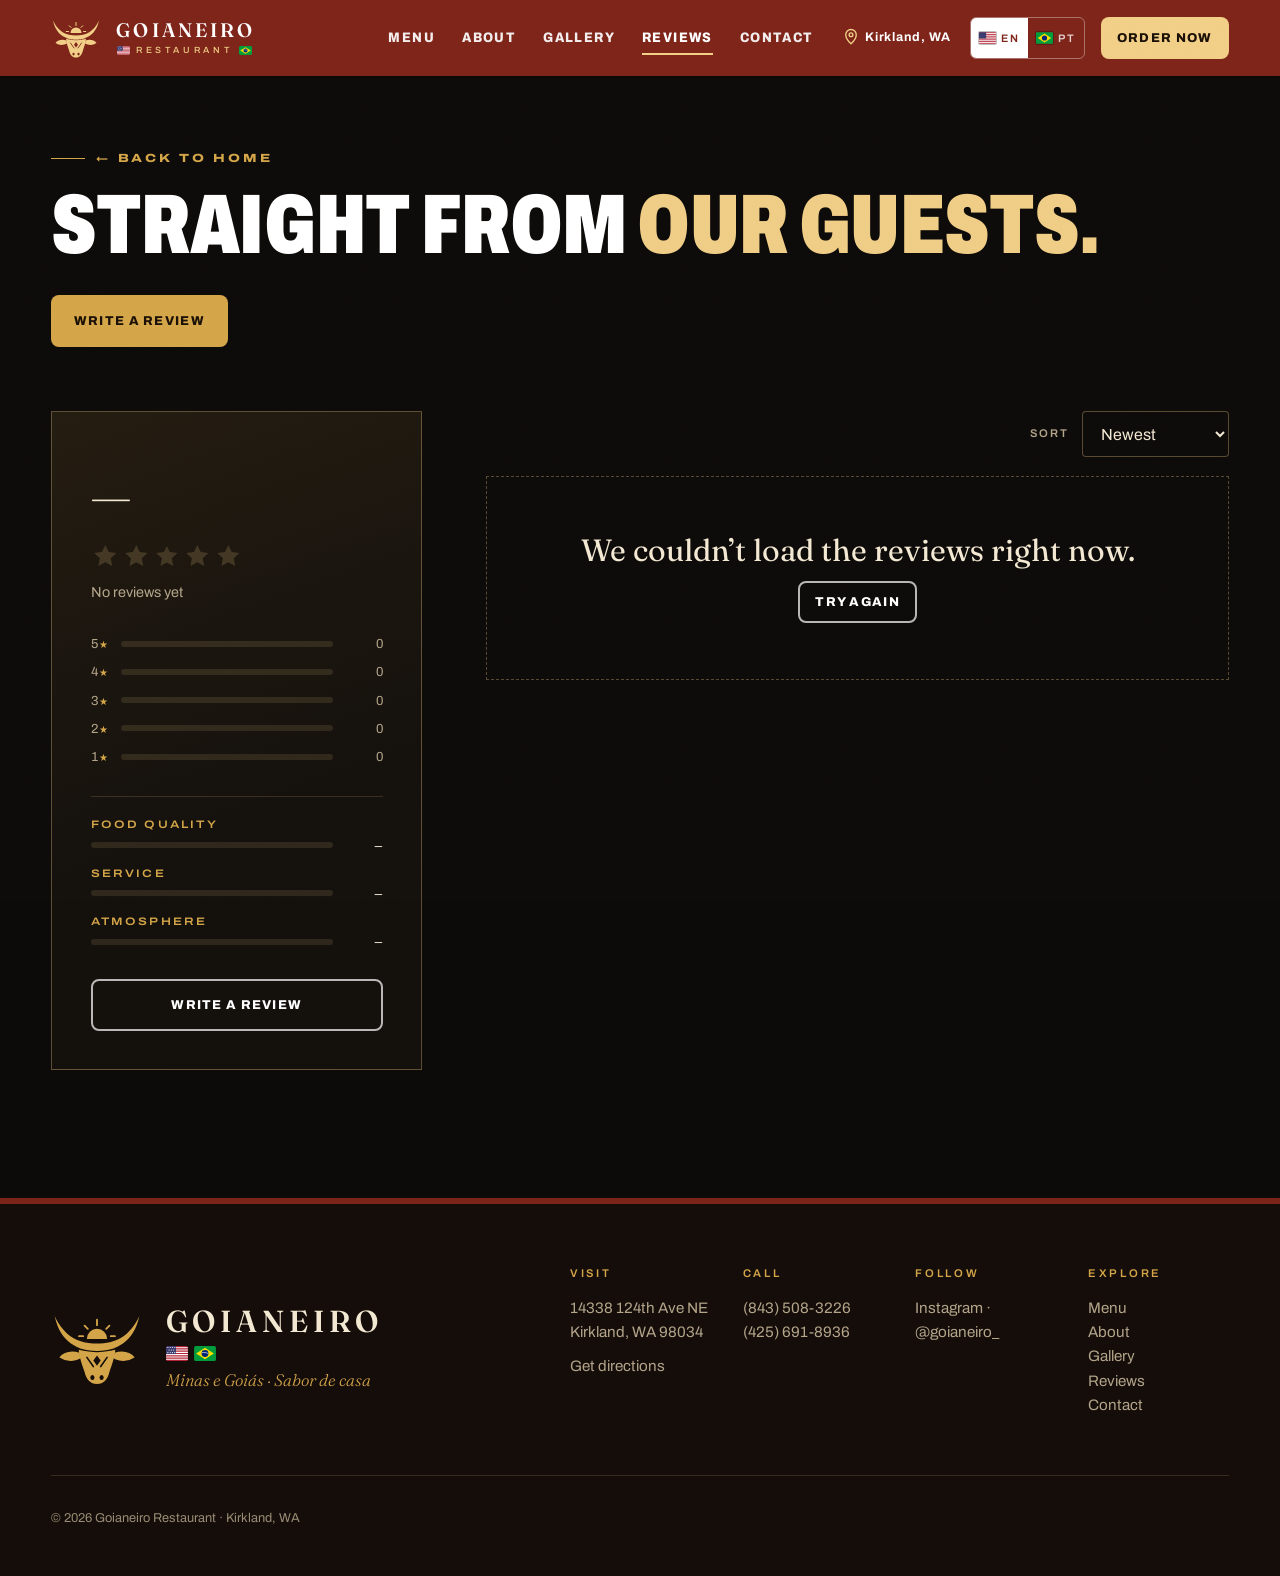
<file: reviews.html>
<!doctype html>
<html lang="en" class="no-js">
<head>
<meta charset="utf-8">
<meta name="viewport" content="width=device-width, initial-scale=1, viewport-fit=cover">
<title>Reviews | Goianeiro Restaurant · Brazilian Food in Kirkland, WA</title>
<meta name="description" content="What guests say about Goianeiro, the Brazilian restaurant from Minas &amp; Goiás in Kirkland, WA: ratings for food quality, service and atmosphere, with photos. Write your own review.">
<meta name="theme-color" content="#7d2419">
<meta name="color-scheme" content="dark">
<meta property="og:type" content="website">
<meta property="og:site_name" content="Goianeiro Restaurant">
<meta property="og:title" content="Goianeiro Restaurant · Guest reviews">
<meta property="og:description" content="Ratings and photos from guests of Goianeiro, Brazilian food in Kirkland, WA.">
<link rel="canonical" href="https://goianeirorestaurante.com/reviews">
<meta property="og:url" content="https://goianeirorestaurante.com/reviews">
<meta property="og:image" content="https://goianeirorestaurante.com/assets/img/og-image.jpg">
<meta name="twitter:card" content="summary_large_image">
<link rel="icon" href="favicon.svg?v=2" type="image/svg+xml">
<link rel="icon" href="favicon.ico?v=2" sizes="48x48">
<link rel="apple-touch-icon" href="apple-touch-icon.png?v=2">
<link rel="manifest" href="site.webmanifest?v=2">
<link rel="preconnect" href="https://fonts.googleapis.com">
<link rel="preconnect" href="https://fonts.gstatic.com" crossorigin>
<link rel="preconnect" href="https://zogevfuaffiucgbbreds.supabase.co" crossorigin>
<link rel="stylesheet" href="https://fonts.googleapis.com/css2?family=Archivo:wdth,wght@62..125,400..900&family=Fraunces:ital,opsz,wght@0,9..144,300..700;1,9..144,300..700&display=swap">
<link rel="stylesheet" href="assets/css/styles.css?v=20261019a">
<script>document.documentElement.classList.replace('no-js','js')</script>
</head>
<body class="page-reviews">
<!-- Goianeiro identity — symbol sprite (source: brand/index.html) -->
<svg width="0" height="0" style="position:absolute" aria-hidden="true">
  <defs>
    <mask id="g-face" maskUnits="userSpaceOnUse" x="0" y="0" width="200" height="190">
      <rect width="200" height="190" fill="#fff"/>
      <path d="M58 97c18 4 30 6 42 6s24-2 42-6" fill="none" stroke="#000" stroke-width="3.5"/>
      <path d="M100 112l8 11-8 11-8-11Z" fill="#000"/>
      <path d="M78 116l14 20M122 116l-14 20" stroke="#000" stroke-width="3.5" stroke-linecap="round"/>
      <ellipse cx="90" cy="160" rx="4.5" ry="5.5" fill="#000"/><ellipse cx="110" cy="160" rx="4.5" ry="5.5" fill="#000"/>
    </mask>
    <symbol id="g-mark" viewBox="0 0 200 190">
      <path d="M78 76a22 22 0 0 1 44 0z" fill="currentColor"/>
      <path d="M100 46V34M80 54l-7-7M120 54l7-7M70 70h-9M130 70h9" stroke="currentColor" stroke-width="4" stroke-linecap="round" fill="none"/>
      <path d="M8 26C20 84 60 102 100 102S180 84 192 26C172 70 140 86 100 86S28 70 8 26Z" fill="currentColor"/>
      <g mask="url(#g-face)" fill="currentColor">
        <path d="M60 96h80c-1 22-9 38-13 52-4 16-12 26-27 26s-23-10-27-26c-4-14-12-30-13-52Z"/>
        <path d="M62 106c-18-6-34-2-44 10 14 10 32 10 46 2Z"/>
        <path d="M138 106c18-6 34-2 44 10-14 10-32 10-46 2Z"/>
      </g>
    </symbol>
    <symbol id="g-flag-us" viewBox="0 0 19 13">
      <clipPath id="fc-us"><rect width="19" height="13" rx="1.6"/></clipPath>
      <g clip-path="url(#fc-us)">
        <rect width="19" height="13" fill="#b22234"/>
        <path d="M0 1.5h19M0 3.5h19M0 5.5h19M0 7.5h19M0 9.5h19M0 11.5h19" stroke="#fff" stroke-width="1"/>
        <rect width="8.6" height="7" fill="#3c3b6e"/>
        <g fill="#fff"><circle cx="1.6" cy="1.3" r=".5"/><circle cx="3.6" cy="1.3" r=".5"/><circle cx="5.6" cy="1.3" r=".5"/><circle cx="7.6" cy="1.3" r=".5"/><circle cx="2.6" cy="3.5" r=".5"/><circle cx="4.6" cy="3.5" r=".5"/><circle cx="6.6" cy="3.5" r=".5"/><circle cx="1.6" cy="5.7" r=".5"/><circle cx="3.6" cy="5.7" r=".5"/><circle cx="5.6" cy="5.7" r=".5"/><circle cx="7.6" cy="5.7" r=".5"/></g>
      </g>
    </symbol>
    <symbol id="g-flag-br" viewBox="0 0 19 13">
      <clipPath id="fc-br"><rect width="19" height="13" rx="1.6"/></clipPath>
      <g clip-path="url(#fc-br)">
        <rect width="19" height="13" fill="#009c3b"/>
        <path d="M9.5 1.6 17.2 6.5 9.5 11.4 1.8 6.5Z" fill="#ffdf00"/>
        <circle cx="9.5" cy="6.5" r="3" fill="#002776"/>
        <path d="M6.6 5.9c2-.6 4-.4 5.8.8" stroke="#fff" stroke-width=".55" fill="none"/>
      </g>
    </symbol>
    <symbol id="g-star" viewBox="0 0 10 10"><path d="M5 0l1.5 3.5L10 5 6.5 6.5 5 10 3.5 6.5 0 5l3.5-1.5Z" fill="currentColor"/></symbol>
  </defs>
</svg>
<a class="skip" href="#main" data-i18n="skip">Skip to content</a>

<!-- ================= HEADER ================= -->
<header class="site-header" id="top">
  <button type="button" class="menu-btn" aria-controls="drawer" aria-expanded="false" aria-label="Open menu" data-drawer-open>
    <span></span><span></span><span></span>
  </button>
  <a class="brand" href="index.html" aria-label="Goianeiro Restaurant, home">
    <svg class="brand__mark" viewBox="0 0 200 190" aria-hidden="true"><use href="#g-mark"/></svg>
    <span class="brand__word">
      <span class="brand__name">GOIANEIRO</span>
      <span class="brand__sub"><svg class="flag-mark" viewBox="0 0 19 13" aria-hidden="true"><use href="#g-flag-us"/></svg><span data-i18n="brandSub">Restaurant</span><svg class="flag-mark" viewBox="0 0 19 13" aria-hidden="true"><use href="#g-flag-br"/></svg></span>
    </span>
  </a>
  <nav class="nav" aria-label="Main">
    <a href="menu.html" data-i18n="navMenu">Menu</a>
    <a href="about.html" data-i18n="navAbout">About</a>
    <a href="about.html#gallery" data-i18n="navGallery">Gallery</a>
    <a href="reviews.html" data-nav-reviews aria-current="page" class="is-active" data-i18n="navReviews">Reviews</a>
    <a href="contact.html" data-i18n="navContact">Contact</a>
  </nav>
  <div class="header__actions">
    <a class="findus" href="contact.html"><svg viewBox="0 0 24 24" aria-hidden="true"><path d="M12 21s7-6.2 7-12a7 7 0 0 0-14 0c0 5.8 7 12 7 12Z"/><circle cx="12" cy="9" r="2.5"/></svg><span data-i18n="findUs">Kirkland, WA</span></a>
    <div class="lang" role="group" aria-label="Language">
      <button type="button" data-lang="en" aria-pressed="true"><svg class="flag" viewBox="0 0 19 13" aria-hidden="true"><path fill="#b22234" d="M0 0h19v13H0z"/><path stroke="#fff" d="M0 1.5h19M0 3.5h19M0 5.5h19M0 7.5h19M0 9.5h19M0 11.5h19"/><path fill="#3c3b6e" d="M0 0h8v7H0z"/></svg> EN</button>
      <button type="button" data-lang="pt" aria-pressed="false"><svg class="flag" viewBox="0 0 19 13" aria-hidden="true"><path fill="#009c3b" d="M0 0h19v13H0z"/><path fill="#ffdf00" d="M9.5 1.5 17 6.5l-7.5 5-7.5-5z"/><circle cx="9.5" cy="6.5" r="2.9" fill="#002776"/></svg> PT</button>
    </div>
    <button type="button" class="btn btn--gold btn--sm" data-open-order data-i18n="ctaOrder">Order now</button>
  </div>
</header>

<main id="main">
<!-- ================= REVIEWS ================= -->
<section class="reviews reviews--page" id="reviews" aria-labelledby="reviews-title" data-reviews="full">
  <header class="section-head section-head--split">
    <div>
      <p class="kicker" data-reveal><a class="rv-back" href="index.html" data-i18n="rvBack">← Back to home</a></p>
      <h1 id="reviews-title" class="display display--xl" data-reveal><span data-i18n="revTitle1">Straight from</span> <em data-i18n="revTitle2">our guests.</em></h1>
    </div>
    <button type="button" class="btn btn--gold" data-open-review data-reveal data-i18n="revWrite">Write a review</button>
  </header>

  <div class="rv">
    <aside class="rv-sum" aria-live="polite" data-rv-summary>
      <div class="rv-sum__score">
        <span class="rv-sum__avg" data-rv-avg>–</span>
        <span class="stars stars--lg" data-rv-avg-stars style="--v:0" role="img" aria-label=""></span>
        <span class="rv-sum__count" data-rv-count></span>
      </div>
      <ol class="rv-dist" data-rv-dist aria-label="Rating distribution"></ol>
      <dl class="rv-cats">
        <div><dt data-i18n="revCatFood">Food quality</dt><dd><span class="rv-bar"><i data-rv-cat="food"></i></span><b data-rv-cat-v="food">–</b></dd></div>
        <div><dt data-i18n="revCatService">Service</dt><dd><span class="rv-bar"><i data-rv-cat="service"></i></span><b data-rv-cat-v="service">–</b></dd></div>
        <div><dt data-i18n="revCatAmb">Atmosphere</dt><dd><span class="rv-bar"><i data-rv-cat="ambience"></i></span><b data-rv-cat-v="ambience">–</b></dd></div>
      </dl>
      <button type="button" class="btn btn--line btn--block" data-open-review data-i18n="revWrite">Write a review</button>
    </aside>

    <div class="rv-main">
      <div class="rv-bar-top">
        <label class="rv-sort"><span data-i18n="revSortLabel">Sort</span>
          <select data-rv-sort>
            <option value="new" data-i18n="revSortNew">Newest</option>
            <option value="high" data-i18n="revSortHigh">Highest rated</option>
            <option value="low" data-i18n="revSortLow">Lowest rated</option>
            <option value="photos" data-i18n="revSortPhotos">With photos</option>
          </select>
        </label>
      </div>
      <ul class="rv-list" data-rv-list aria-live="polite" aria-busy="true"></ul>
      <div class="rv-state" data-rv-state hidden></div>
      <button type="button" class="btn btn--line rv-more" data-rv-more hidden data-i18n="revMore">Show more reviews</button>
    </div>
  </div>
</section>
</main>

<!-- ================= FOOTER ================= -->
<footer class="site-footer">
  <div class="footer__brand">
    <svg class="footer__mark" viewBox="0 0 200 190" role="img" aria-label="Goianeiro"><use href="#g-mark"/></svg>
    <div>
      <p class="footer__word">GOIANEIRO</p>
      <p class="footer__flags"><svg class="flag-mark" viewBox="0 0 19 13" role="img" aria-label="United States"><use href="#g-flag-us"/></svg><svg class="flag-mark" viewBox="0 0 19 13" role="img" aria-label="Brazil"><use href="#g-flag-br"/></svg></p>
      <p class="footer__tag">Minas e Goiás · <span data-i18n="tagline">Sabor de casa</span></p>
    </div>
  </div>
  <div class="footer__cols">
    <div>
      <h3 data-i18n="fVisit">Visit</h3>
      <p><span data-addr-line1>14338 124th Ave NE</span><br><span data-addr-line2>Kirkland, WA 98034</span></p>
      <p><a data-directions target="_blank" rel="noopener" href="#" data-i18n="ctaDirections">Get directions</a></p>
    </div>
    <div>
      <h3 data-i18n="fCall">Call</h3>
      <p><a data-tel="0" href="#">(843) 508-3226</a><br><a data-tel="1" href="#">(425) 691-8936</a></p>
    </div>
    <div>
      <h3 data-i18n="fFollow">Follow</h3>
      <p><a href="https://www.instagram.com/goianeiro_/" target="_blank" rel="noopener">Instagram · @goianeiro_</a></p>
    </div>
    <div>
      <h3 data-i18n="fExplore">Explore</h3>
      <p><a href="menu.html" data-i18n="navMenu">Menu</a><br><a href="about.html" data-i18n="navAbout">About</a><br><a href="about.html#gallery" data-i18n="navGallery">Gallery</a><br><a href="reviews.html" data-nav-reviews data-i18n="navReviews">Reviews</a><br><a href="contact.html" data-i18n="navContact">Contact</a></p>
    </div>
  </div>
  <p class="footer__legal">© <span data-year></span> Goianeiro Restaurant · Kirkland, WA</p>
</footer>

<!-- Mobile menu -->
<div class="drawer" id="drawer" hidden>
  <div class="drawer__panel" role="dialog" aria-modal="true" aria-label="Menu">
    <button type="button" class="drawer__close" aria-label="Close menu" data-drawer-close>×</button>
    <nav class="drawer__nav" aria-label="Mobile">
      <a href="index.html" data-i18n="navHome">Home</a>
      <a href="menu.html" data-i18n="navMenu">Menu</a>
      <a href="about.html" data-i18n="navAbout">About</a>
      <a href="about.html#gallery" data-i18n="navGallery">Gallery</a>
      <a href="reviews.html" data-nav-reviews aria-current="page" data-i18n="navReviews">Reviews</a>
      <a href="contact.html" data-i18n="navContact">Contact</a>
    </nav>
    <div class="drawer__foot">
      <button type="button" class="btn btn--red btn--block" data-open-order data-i18n="ctaOrder">Order now</button>
      <a class="btn btn--line btn--block" data-tel href="contact.html"><span data-i18n="ctaCall">Call now</span></a>
      <p class="drawer__addr"><span data-addr-line1>14338 124th Ave NE</span><br><span data-addr-line2>Kirkland, WA 98034</span></p>
    </div>
  </div>
</div>

<!-- Mobile action bar -->
<nav class="actionbar" aria-label="Quick actions">
  <button type="button" data-open-order>
    <svg viewBox="0 0 24 24" aria-hidden="true"><path d="M6 7h12l-1 13H7L6 7Z"/><path d="M9 7a3 3 0 0 1 6 0"/></svg>
    <span data-i18n="abOrder">Order</span>
  </button>
  <a href="menu.html">
    <svg viewBox="0 0 24 24" aria-hidden="true"><path d="M5 4h14v16H5z"/><path d="M8 8h8M8 12h8M8 16h5"/></svg>
    <span data-i18n="abMenu">Menu</span>
  </a>
  <a data-tel href="contact.html">
    <svg viewBox="0 0 24 24" aria-hidden="true"><path d="M5 4h4l2 5-2.5 1.5a11 11 0 0 0 5 5L15 13l5 2v4a1 1 0 0 1-1 1A16 16 0 0 1 4 5a1 1 0 0 1 1-1Z"/></svg>
    <span data-i18n="abCall">Call</span>
  </a>
  <a data-directions target="_blank" rel="noopener" href="contact.html">
    <svg viewBox="0 0 24 24" aria-hidden="true"><path d="M12 21s7-6.2 7-12a7 7 0 0 0-14 0c0 5.8 7 12 7 12Z"/><circle cx="12" cy="9" r="2.5"/></svg>
    <span data-i18n="abDirections">Directions</span>
  </a>
</nav>

<!-- Order / reserve sheet -->
<dialog class="sheet" id="order-sheet" aria-labelledby="sheet-title">
  <form method="dialog" class="sheet__close-form"><button class="sheet__close" aria-label="Close">×</button></form>
  <p class="kicker" data-sheet-kicker data-i18n="sheetKicker">Pickup &amp; takeout</p>
  <h2 id="sheet-title" class="display display--md" data-sheet-title data-i18n="sheetTitle">Call us to order</h2>
  <p class="sheet__text" data-sheet-text data-i18n="sheetText">Place your order by phone and we’ll have it hot and ready for pickup.</p>
  <div class="sheet__actions">
    <a class="btn btn--gold btn--block" data-tel="0" href="#"><span>Jhon</span> · (843) 508-3226</a>
    <a class="btn btn--line btn--block" data-tel="1" href="#"><span>Pamela</span> · (425) 691-8936</a>
    <a class="btn btn--text btn--block" href="menu.html" data-close-sheet data-i18n="ctaMenu">View menu</a>
  </div>
</dialog>

<!-- Review form -->
<dialog class="sheet rv-sheet" id="review-sheet" aria-labelledby="rv-form-title">
  <form method="dialog" class="sheet__close-form"><button class="sheet__close" aria-label="Close" data-i18n-attr="aria-label:fClose">×</button></form>
  <form class="rv-form" data-rv-form novalidate>
    <p class="kicker" data-i18n="fKicker">Your review</p>
    <h2 id="rv-form-title" class="display display--md" data-i18n="fTitle">Rate your visit</h2>

    <fieldset class="rv-field" data-rate-group="rating"><legend><span data-i18n="fOverall">Overall</span> <abbr title="required">*</abbr></legend></fieldset>
    <fieldset class="rv-field" data-rate-group="food"><legend><span data-i18n="fFood">Food quality</span> <abbr title="required">*</abbr></legend></fieldset>
    <div class="rv-row">
      <fieldset class="rv-field" data-rate-group="service"><legend data-i18n="fService">Service (optional)</legend></fieldset>
      <fieldset class="rv-field" data-rate-group="ambience"><legend data-i18n="fAmb">Atmosphere (optional)</legend></fieldset>
    </div>

    <label class="rv-field"><span><span data-i18n="fName">Your name</span> <abbr title="required">*</abbr></span>
      <input name="name" type="text" maxlength="40" autocomplete="given-name" required>
      <small data-i18n="fNameHint">Shown publicly — your first name is enough.</small>
    </label>
    <div class="rv-row">
      <label class="rv-field"><span data-i18n="rfVisit">How did you visit? (optional)</span>
        <select name="visit">
          <option value="">—</option>
          <option value="dine-in" data-i18n="vDine">Dine-in</option>
          <option value="takeout" data-i18n="vTake">Takeout</option>
          <option value="breakfast" data-i18n="vBreakfast">Breakfast</option>
          <option value="burgers" data-i18n="vBurgers">Brazilian Burgers</option>
        </select>
      </label>
      <label class="rv-field"><span data-i18n="fDish">What did you eat? (optional)</span>
        <select name="dish" data-rv-dishes><option value="">—</option></select>
      </label>
    </div>
    <label class="rv-field"><span><span data-i18n="fComment">Tell us about the food</span> <abbr title="required">*</abbr></span>
      <textarea name="comment" rows="4" maxlength="800" required data-i18n-attr="placeholder:fCommentPh" placeholder="What did you order? How was it?"></textarea>
      <small class="rv-count" data-rv-count-chars>0/800</small>
    </label>
    <div class="rv-field rv-photo">
      <span data-i18n="fPhoto">Add a photo (optional)</span>
      <label class="rv-photo__pick" data-rv-photo-pick>
        <input type="file" accept="image/*" data-rv-photo-input>
        <svg viewBox="0 0 24 24" aria-hidden="true"><path d="M4 8h3l2-3h6l2 3h3v11H4z"/><circle cx="12" cy="13" r="3.5"/></svg>
        <span data-rv-photo-label data-i18n="fPhotoPick">Choose a photo of your food</span>
      </label>
      <div class="rv-photo__preview" data-rv-photo-preview hidden>
        <img alt="" data-rv-photo-img>
        <button type="button" class="btn btn--line btn--sm" data-rv-photo-remove data-i18n="fPhotoRemove">Remove photo</button>
      </div>
      <small data-i18n="fPhotoHint">We resize it and remove location data before it’s sent.</small>
    </div>
    <!-- spam trap: real people never see or fill this -->
    <label class="rv-hp" aria-hidden="true">Website <input name="website" type="text" tabindex="-1" autocomplete="off"></label>
    <label class="rv-check"><input name="consent" type="checkbox" required> <span data-i18n="fConsent">This review (and any photo) is from my own visit to Goianeiro.</span></label>

    <p class="rv-error" data-rv-error role="alert" hidden></p>
    <button type="submit" class="btn btn--gold btn--block" data-rv-submit data-i18n="fSubmit">Publish review</button>
    <p class="note" data-i18n="fNote">Reviews are published right away. Links aren’t allowed, and offensive content is removed.</p>
  </form>
  <div class="rv-done" data-rv-done hidden>
    <span class="rv-done__mark" aria-hidden="true"><svg viewBox="0 0 200 190"><use href="#g-mark"/></svg></span>
    <h2 class="display display--md" data-i18n="sTitle">Thank you!</h2>
    <p data-i18n="sText">Your review is live on our site.</p>
    <button type="button" class="btn btn--line" data-rv-close data-i18n="sClose">Close</button>
  </div>
</dialog>

<!-- Review photo viewer -->
<dialog class="rv-viewer" id="rv-viewer" aria-label="Review photo">
  <button class="lightbox__btn lightbox__close" data-rv-viewer-close aria-label="Close">×</button>
  <figure><img alt="" data-rv-viewer-img><figcaption data-rv-viewer-cap></figcaption></figure>
</dialog>

<!-- Lightbox -->
<dialog class="lightbox" id="lightbox" aria-label="Gallery viewer">
  <button class="lightbox__btn lightbox__close" data-lb="close" aria-label="Close">×</button>
  <button class="lightbox__btn lightbox__prev" data-lb="prev" aria-label="Previous">‹</button>
  <div class="lightbox__stage" data-lb-stage></div>
  <button class="lightbox__btn lightbox__next" data-lb="next" aria-label="Next">›</button>
  <p class="lightbox__count" data-lb-count></p>
</dialog>

<script src="assets/js/main.js?v=20261019a" defer></script>
</body>
</html>
</file>
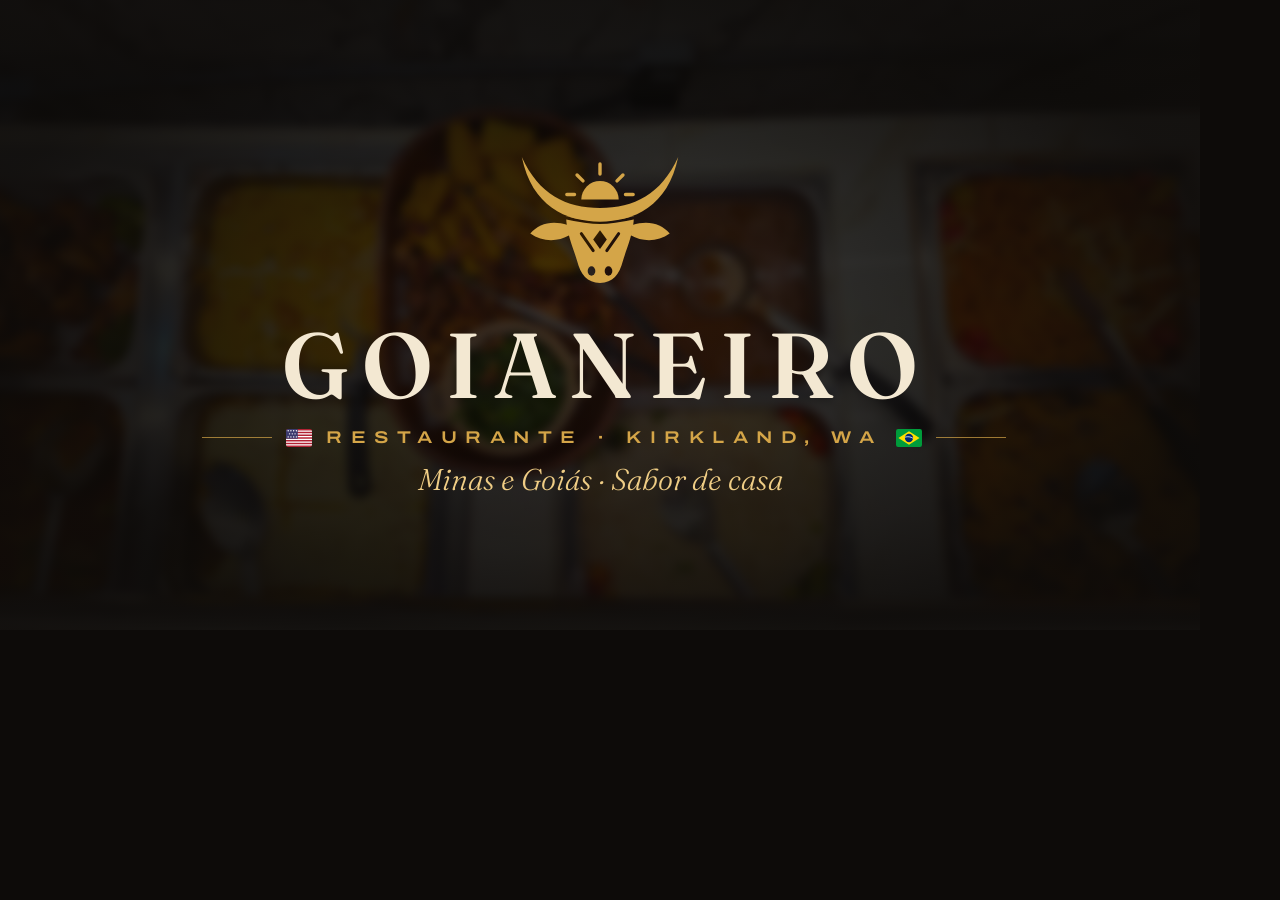
<file: brand/og.html>
<!doctype html>
<html lang="pt-BR">
<head>
<meta charset="utf-8">
<meta name="robots" content="noindex">
<title>Goianeiro · OG card</title>
<link rel="stylesheet" href="https://fonts.googleapis.com/css2?family=Archivo:wdth,wght@62..125,400..700&family=Fraunces:ital,opsz,wght@0,9..144,300..700;1,9..144,300..700&display=swap">
<style>
  html, body { margin: 0; width: 1200px; height: 630px; overflow: hidden; background: #0d0b09; }
  .card { position: relative; width: 1200px; height: 630px; display: grid; place-items: center; text-align: center; color: #d4a548; }
  .card::before { content: ""; position: absolute; inset: -20px; background: url("../assets/img/buffet-overhead-1600.webp") center / cover; filter: blur(5px) brightness(.32) saturate(1.1); }
  .card::after { content: ""; position: absolute; inset: 0; background: radial-gradient(ellipse at center, rgba(13,11,9,.15), rgba(13,11,9,.85) 75%); }
  .inner { position: relative; z-index: 1; display: grid; justify-items: center; }
  svg { width: 170px; }
  .word { font: 600 92px/1 "Fraunces", serif; font-variation-settings: "opsz" 72; letter-spacing: .14em; padding-left: .14em; color: #f3e8d2; margin-top: 22px; }
  .rule { display: flex; align-items: center; gap: 14px; margin-top: 18px; font: 600 17px/1 "Archivo"; font-variation-settings: "wdth" 125; letter-spacing: .5em; padding-left: .5em; }
  .rule::before, .rule::after { content: ""; width: 70px; height: 1px; background: currentColor; opacity: .7; }
  .tag { margin-top: 18px; font: italic 300 30px/1 "Fraunces", serif; color: #efcd85; }
</style>
</head>
<body>
<div class="card">
  <div class="inner">
    <svg viewBox="0 0 200 190" fill="#d4a548"><use href="export/goianeiro-mark-gold.svg#" /></svg>
    <div class="word">GOIANEIRO</div>
    <div class="rule"><img src="export/flag-us.svg" width="26" alt="">RESTAURANTE · KIRKLAND, WA<img src="export/flag-br.svg" width="26" alt=""></div>
    <div class="tag">Minas e Goiás · Sabor de casa</div>
  </div>
</div>
<script>
  // inline the mark so it renders without cross-file <use>
  fetch('export/goianeiro-mark-gold.svg').then(r => r.text()).then(t => { document.querySelector('.inner svg').outerHTML = t.replace('<svg ', '<svg style="width:170px" '); });
</script>
</body>
</html>
</file>
<file: assets/css/styles.css>
/* =========================================================
   Goianeiro Restaurant — styles
   Palette pulled from the logo: charcoal, aged wood, gold leaf,
   cream lettering, the oxblood ribbon and the Brazilian green.
   ========================================================= */
:root {
  --ink: #0d0b09;
  --ink-2: #14100c;
  --ink-3: #1c1611;
  --wood: #2b1c12;
  --gold: #d4a548;
  --gold-2: #efcd85;
  --gold-dim: #8f6d2e;
  --cream: #f3e8d2;
  --muted: #b3a48a;
  --faint: #9a8c74;
  --oxblood: #7d2419;
  --green: #2f6b3f;
  --line: rgba(239, 205, 133, 0.16);
  --line-2: rgba(239, 205, 133, 0.32);

  --f-display: "Fraunces", "Iowan Old Style", Georgia, serif;
  --f-ui: "Archivo", "Helvetica Neue", Arial, sans-serif;

  --gutter: clamp(16px, 4vw, 56px);
  --maxw: 1360px;
  --ease: cubic-bezier(.2, .7, .1, 1);
  --ease-io: cubic-bezier(.65, 0, .35, 1);
  --header-h: 76px;
  --on-gold: #1a1006;
}

*, *::before, *::after { box-sizing: border-box; }
html { -webkit-text-size-adjust: 100%; scroll-padding-top: var(--header-h); }
html.smooth { scroll-behavior: smooth; }
main { overflow-x: clip; }
body {
  margin: 0;
  background: var(--ink);
  color: var(--cream);
  font: 400 17px/1.6 var(--f-ui);
  font-variation-settings: "wdth" 100;
  -webkit-font-smoothing: antialiased;
  text-rendering: optimizeLegibility;
  overflow-x: hidden;
}
/* film grain over everything — subtle, keeps the black from feeling flat */
body::after {
  content: ""; position: fixed; inset: 0; pointer-events: none; z-index: 100;
  opacity: .06; mix-blend-mode: overlay;
  background-image: url("data:image/svg+xml,%3Csvg xmlns='http://www.w3.org/2000/svg' width='160' height='160'%3E%3Cfilter id='n'%3E%3CfeTurbulence type='fractalNoise' baseFrequency='.9' numOctaves='2' stitchTiles='stitch'/%3E%3C/filter%3E%3Crect width='100%25' height='100%25' filter='url(%23n)'/%3E%3C/svg%3E");
}
img, video, svg { display: block; max-width: 100%; }
img, video { height: auto; }
a { color: inherit; }
button { font: inherit; color: inherit; }
em { font-style: italic; }
::selection { background: var(--gold); color: var(--on-gold); }
:focus-visible { outline: 2px solid var(--gold-2); outline-offset: 3px; }

.skip { position: absolute; left: -999px; top: 8px; z-index: 200; background: var(--gold); color: var(--on-gold); padding: 10px 16px; }
.skip:focus { left: 8px; }

/* ---------- type ---------- */
.display {
  font-family: var(--f-display);
  font-weight: 400;
  font-variation-settings: "opsz" 144;
  line-height: 1.02;
  letter-spacing: -0.02em;
  margin: 0;
  text-wrap: balance;
}
.display em { color: var(--gold-2); font-weight: 300; }
.display--md  { font-size: clamp(1.6rem, 2.6vw, 2.4rem); line-height: 1.12; }
.display--xl  { font-size: clamp(2.5rem, 6vw, 5.6rem); }
.display--xxl { font-size: clamp(3rem, 9vw, 9rem); line-height: .95; }
.kicker, .eyebrow {
  font: 600 .74rem/1 var(--f-ui);
  font-variation-settings: "wdth" 125;
  letter-spacing: .28em;
  text-transform: uppercase;
  color: var(--gold);
  margin: 0 0 1.4rem;
  display: flex; align-items: center; gap: .9em;
}
.kicker::before { content: ""; width: 34px; height: 1px; background: var(--gold); }
.note { color: var(--faint); font-size: .88rem; margin: 1rem 0 0; }

/* ---------- buttons ---------- */
.btn {
  --h: 54px;
  display: inline-flex; align-items: center; justify-content: center; gap: .6em;
  min-height: var(--h); padding: 0 1.7em;
  font: 600 .78rem/1 var(--f-ui); font-variation-settings: "wdth" 118;
  letter-spacing: .18em; text-transform: uppercase; text-decoration: none;
  border: 1px solid transparent; border-radius: 0; cursor: pointer;
  position: relative; overflow: hidden; isolation: isolate;
  transition: color .4s var(--ease), border-color .4s var(--ease), transform .4s var(--ease);
}
.btn--sm { --h: 42px; padding: 0 1.2em; font-size: .7rem; }
.btn--block { width: 100%; }
.btn--gold { background: var(--gold); color: var(--on-gold); }
.btn--gold::before, .btn--line::before {
  content: ""; position: absolute; inset: 0; z-index: -1;
  transform: translateY(101%); transition: transform .5s var(--ease);
}
.btn--gold::before { background: var(--cream); }
.btn--line { border-color: var(--line-2); color: var(--cream); background: transparent; }
.btn--line::before { background: var(--gold); }
.btn--line:hover { color: var(--on-gold); border-color: var(--gold); }
.btn:hover::before { transform: translateY(0); }
.btn--text { padding: 0 .2em; color: var(--gold-2); min-height: 44px; }
.btn--text span[aria-hidden] { transition: transform .4s var(--ease); }
.btn--text:hover span[aria-hidden] { transform: translateX(6px); }
.btn:active { transform: scale(.98); }

/* ---------- header ---------- */
.site-header {
  position: fixed; inset: 0 0 auto; z-index: 50;
  height: var(--header-h);
  display: flex; align-items: center; gap: 2rem;
  padding: 0 var(--gutter);
  transition: background .5s var(--ease), border-color .5s var(--ease), transform .5s var(--ease);
  border-bottom: 1px solid transparent;
}
.site-header.is-scrolled { background: rgba(13, 11, 9, .86); backdrop-filter: blur(10px); -webkit-backdrop-filter: blur(10px); border-color: var(--line); }
.site-header.is-hidden { transform: translateY(-100%); }
.brand { display: flex; align-items: center; gap: 12px; text-decoration: none; margin-right: auto; }
.brand__mark { width: 50px; height: auto; color: var(--gold); flex: none; transition: transform .6s var(--ease); }
.brand:hover .brand__mark { transform: rotate(-6deg) scale(1.05); }
.brand__word { display: grid; justify-items: start; line-height: 1; }
.brand__name { font: 600 1.22rem/1 var(--f-display); font-variation-settings: "opsz" 72; letter-spacing: .16em; color: var(--cream); padding-left: .16em; }
.brand__sub { font: 500 .56rem/1 var(--f-ui); letter-spacing: .42em; text-transform: uppercase; color: var(--gold); margin-top: 5px; padding-left: .42em; }
.nav { display: flex; gap: 2rem; }
.nav a {
  font: 500 .74rem/1 var(--f-ui); font-variation-settings: "wdth" 115; letter-spacing: .2em; text-transform: uppercase;
  text-decoration: none; color: var(--muted); padding: 10px 0; position: relative; transition: color .3s;
}
.nav a::after { content: ""; position: absolute; left: 0; right: 0; bottom: 2px; height: 1px; background: var(--gold); transform: scaleX(0); transform-origin: right; transition: transform .5s var(--ease); }
.nav a:hover, .nav a.is-active { color: var(--cream); }
.nav a:hover::after, .nav a.is-active::after { transform: scaleX(1); transform-origin: left; }
.header__actions { display: flex; align-items: center; gap: 1rem; }
.lang { display: flex; border: 1px solid var(--line); }
.lang button {
  background: none; border: 0; cursor: pointer; padding: 0 .8em; min-height: 40px;
  font: 600 .68rem/1 var(--f-ui); letter-spacing: .12em; color: var(--faint); display: flex; align-items: center; gap: .45em;
  transition: color .3s, background .3s;
}
.lang button[aria-pressed="true"] { color: var(--on-gold); background: var(--gold-2); }
.lang button:not([aria-pressed="true"]):hover { color: var(--cream); }

/* ---------- hero: 3D stage ----------
   JS feeds --mx/--my (pointer, -1..1) and --p (scroll progress through the hero, 0..1).
   Each layer sits at its own depth (--z), so one scene rotation gives true parallax. */
.hero {
  --mx: 0; --my: 0; --p: 0;
  --panel-w: min(58vw, 1040px);
  position: relative; min-height: 100svh; overflow: clip;
  display: grid; align-items: center;
  padding: calc(var(--header-h) + 4vh) 0 8vh;
  isolation: isolate;
}
.hero::after { /* reading shade behind the copy */
  content: ""; position: absolute; inset: 0; z-index: 2; pointer-events: none;
  background:
    linear-gradient(90deg, rgba(13, 11, 9, .96) 0%, rgba(13, 11, 9, .88) 26%, rgba(13, 11, 9, .35) 46%, rgba(13, 11, 9, 0) 60%),
    linear-gradient(180deg, transparent 70%, var(--ink) 100%);
}
.hero__copy {
  position: relative; z-index: 3;
  width: min(44rem, 50vw);
  margin-left: max(var(--gutter), calc((100vw - var(--maxw)) / 2 + var(--gutter)));
  transform: translate3d(0, calc(var(--p) * -140px), 0);
  opacity: calc(1 - var(--p) * 1.25);
  will-change: transform, opacity;
}
.hero__brand { display: flex; align-items: center; gap: .7rem; margin: 0 0 1.8rem; }
.hero__brand-mark { width: 40px; color: var(--gold); }
.hero__brand-word { font: 600 1.05rem/1 var(--f-display); font-variation-settings: "opsz" 72; letter-spacing: .2em; color: var(--cream); margin-right: .3rem; }
.hero__brand .flag-mark { width: 19px; height: 13px; }
.hero__title, .hero__lede { text-shadow: 0 2px 30px rgba(13, 11, 9, .6); }

.h3d { position: absolute; inset: 0; z-index: 1; perspective: 1700px; perspective-origin: 64% 46%; pointer-events: none; }
.h3d__scene {
  position: absolute; inset: 0; transform-style: preserve-3d; transform-origin: 64% 50%;
  transform: translate3d(0, calc(var(--p) * 70px), 0) rotateX(calc(var(--my) * -4.5deg)) rotateY(calc(var(--mx) * 6.5deg));
  will-change: transform;
}
.h3d__layer { position: absolute; transform-style: preserve-3d; }

/* the film: a physical panel with thickness, light and reflection */
.h3d__panel {
  margin: 0; right: -2vw; top: 50%; width: var(--panel-w); aspect-ratio: 16 / 9;
  border-radius: 6px; overflow: hidden; background: #050403;
  transform: translate3d(0, -50%, var(--z))
             rotateY(calc(-19deg + var(--p) * 12deg)) rotateX(4deg) rotateZ(-1.2deg)
             scale(calc(1 + var(--p) * .06));
  box-shadow:
    3px 3px 0 #2a1d12, 6px 6px 0 #1f160e, 9px 9px 0 #17100a, 12px 12px 0 #110c08,
    0 0 0 1px rgba(239, 205, 133, .22),
    40px 70px 120px -20px rgba(0, 0, 0, .9);
  -webkit-box-reflect: below 22px linear-gradient(transparent 74%, rgba(255, 255, 255, .13));
  animation: h3dPanel 1.7s var(--ease) .1s both;
}
.h3d__video { display: block; width: 100%; height: 100%; object-fit: cover; background: #050403 url("../../assets/video/hero-flow-poster.webp") center / cover; }
.h3d__sheen {
  position: absolute; inset: 0; pointer-events: none; mix-blend-mode: screen;
  background:
    radial-gradient(circle at calc(55% + var(--mx) * 35%) calc(28% + var(--my) * 35%), rgba(255, 226, 170, .16), transparent 42%),
    linear-gradient(112deg, rgba(255, 255, 255, .07) 0%, transparent 32%);
}
.h3d__frame {
  right: -2vw; top: 50%; width: var(--panel-w); aspect-ratio: 16 / 9; border: 1px solid var(--line-2); border-radius: 6px;
  transform: translate3d(34px, calc(-50% + 34px), var(--z)) rotateY(calc(-19deg + var(--p) * 12deg)) rotateX(4deg) rotateZ(-1.2deg);
  animation: h3dFade 1.4s var(--ease) .75s both;
}
.h3d__glow {
  right: 4vw; top: 46%; width: var(--panel-w); height: 60vh; border-radius: 50%;
  background: radial-gradient(closest-side, rgba(230, 110, 30, .5), rgba(212, 120, 40, .16) 55%, transparent 75%);
  filter: blur(40px);
  transform: translate3d(0, 0, var(--z));
  animation: h3dFade 2s var(--ease) .5s both, ember 3.6s ease-in-out 2.5s infinite alternate;
}
@keyframes ember { from { opacity: .6; } to { opacity: 1; } }
.h3d__word {
  right: -8vw; top: 50%; margin-top: -.55em;
  font: 600 25vw/1 var(--f-display); font-variation-settings: "opsz" 144; letter-spacing: .04em;
  color: transparent; -webkit-text-stroke: 1px rgba(239, 205, 133, .15); white-space: nowrap;
  transform: translate3d(calc(var(--p) * -160px), 0, var(--z)) scale(1.25);
  animation: h3dFade 2.2s var(--ease) .6s both;
}
.h3d__embers { right: -2vw; top: 0; width: 72vw; height: 100%; transform: translate3d(0, 0, var(--z)); animation: h3dFade 2s var(--ease) 1s both; }
.h3d__tag {
  margin: 0; right: 8vw; bottom: 21%;
  display: flex; align-items: center; gap: .75rem; padding: .7rem 1.1rem .7rem .8rem;
  background: rgba(13, 11, 9, .78); border: 1px solid var(--line-2); border-radius: 999px;
  backdrop-filter: blur(8px); -webkit-backdrop-filter: blur(8px);
  font: 400 1.05rem/1 var(--f-display); color: var(--cream); white-space: nowrap;
  box-shadow: 0 20px 40px -12px rgba(0, 0, 0, .8);
  transform: translate3d(calc(var(--mx) * -10px), calc(var(--p) * -60px), var(--z));
  animation: h3dRise 1.2s var(--ease) 1.1s both;
}
.h3d__tag svg { width: 30px; color: var(--gold); }
.h3d__tag em { color: var(--gold-2); }
.h3d__seal {
  right: 9vw; top: 19%; width: 150px; height: 150px;
  transform: translate3d(0, calc(var(--p) * -110px), var(--z));
}
.h3d__seal .hero__seal { width: 100%; height: 100%; filter: drop-shadow(0 30px 40px rgba(0, 0, 0, .75)); animation: seal 1.4s var(--ease) 1.25s both; }
.seal__ring { transform-origin: 160px 160px; animation: spin 60s linear infinite; }
@keyframes spin { to { transform: rotate(360deg); } }
@keyframes seal { from { opacity: 0; transform: rotate(-40deg) scale(.6); } }

/* cinematic entrance: film → 3D layers → logo → headline → CTAs */
@keyframes h3dPanel {
  from { opacity: 0; translate: 0 0 -380px; scale: .84; clip-path: inset(46% 0 46% 0 round 6px); }
  45% { opacity: 1; }
  to { opacity: 1; translate: 0 0 0; scale: 1; clip-path: inset(0 0 0 0 round 6px); }
}
@keyframes h3dFade { from { opacity: 0; } }
@keyframes h3dRise { from { opacity: 0; translate: 0 30px; } }
@keyframes enterUp { from { opacity: 0; translate: 0 28px; filter: blur(8px); } }
.hero [data-enter] { animation: enterUp 1.1s var(--ease) both; }
.hero [data-enter="4"] { animation-delay: 1.35s; }
.hero [data-enter="5"] { animation-delay: 1.5s; }
.hero [data-enter="6"] { animation: none; }
.hero [data-enter="6"] > * { animation: enterUp 1.2s var(--ease) both; }
.hero [data-enter="6"] > :first-child { animation-delay: 1.6s; }
.hero [data-enter="6"] > :last-child { animation-delay: 1.75s; }
.hero [data-enter="7"] { animation-delay: 1.95s; }
.hero [data-enter="8"] { animation-delay: 2.1s; }
.hero [data-enter="9"] { animation-delay: 2.25s; }
.hero__scroll { z-index: 3; animation: h3dFade 1s 2.6s both; }

.eyebrow { color: var(--muted); }

.eyebrow .dot { width: 8px; height: 8px; border-radius: 50%; background: var(--green); box-shadow: 0 0 0 4px rgba(47, 107, 63, .25); }
.hero__title {
  font-family: var(--f-display); font-weight: 300; font-variation-settings: "opsz" 144;
  font-size: clamp(3.4rem, 10.5vw, 10.5rem); line-height: .88; letter-spacing: -.035em;
  margin: 0 0 2rem;
}
.hero__title span, .hero__title em { display: block; }
.hero__title em { color: var(--gold-2); padding-left: .5em; }
.hero__lede { max-width: 33em; color: var(--muted); font-size: clamp(1rem, 1.25vw, 1.15rem); margin: 0 0 2.4rem; }
.hero__ctas { display: flex; flex-wrap: wrap; gap: .8rem 1rem; align-items: center; }
.hero__status { margin: 2.2rem 0 0; }
.status { font: 500 .8rem/1.4 var(--f-ui); color: var(--muted); display: inline-flex; align-items: center; gap: .7em; }
.status::before { content: ""; width: 8px; height: 8px; border-radius: 50%; background: var(--faint); }
.status.is-open::before { background: #5fbf74; box-shadow: 0 0 0 4px rgba(95, 191, 116, .18); animation: pulse 2.4s infinite; }
@keyframes pulse { 50% { box-shadow: 0 0 0 8px rgba(95, 191, 116, 0); } }
.hero__scroll { position: absolute; left: 50%; bottom: 22px; width: 1px; height: 54px; background: var(--line); overflow: hidden; }
.hero__scroll span { position: absolute; inset: 0; background: var(--gold); animation: drip 2.2s var(--ease-io) infinite; }
@keyframes drip { from { transform: translateY(-100%); } to { transform: translateY(100%); } }

/* ---------- marquee ---------- */
.marquee { border-block: 1px solid var(--line); overflow: hidden; padding: 1.4rem 0; background: var(--ink-2); }
.marquee__track { display: flex; width: max-content; gap: 2.2rem; align-items: center; animation: marquee 48s linear infinite; }
.marquee span { font: 300 italic clamp(1.4rem, 2.6vw, 2.2rem)/1 var(--f-display); color: var(--cream); white-space: nowrap; }
.marquee i { color: var(--gold); font-style: normal; font-size: .9rem; }
@keyframes marquee { to { transform: translateX(-50%); } }

/* ---------- frames ---------- */
.frame { margin: 0; position: relative; overflow: hidden; background: var(--ink-3); }
.frame img, .frame video { width: 100%; height: 100%; object-fit: cover; }
.frame--portrait { aspect-ratio: 4 / 5; }
.frame--tall { aspect-ratio: 3 / 4.4; }
.frame--land { aspect-ratio: 16 / 9; }
.frame--short { aspect-ratio: 4 / 4.4; }
.frame img[data-parallax] { height: 118%; margin-top: -9%; will-change: transform; }

/* ---------- story ---------- */
.story {
  max-width: var(--maxw); margin: 0 auto;
  padding: clamp(5rem, 12vw, 11rem) var(--gutter);
  display: grid; grid-template-columns: 5fr 7fr; gap: clamp(2rem, 7vw, 8rem); align-items: center;
}
.story__copy .display { font-size: clamp(1.9rem, 3.6vw, 3.4rem); line-height: 1.1; font-style: italic; font-weight: 300; }
.story__text { color: var(--muted); max-width: 36em; margin: 2rem 0; font-size: 1.05rem; }
.signature { font: 400 italic 1.2rem/1 var(--f-display); color: var(--gold); margin: 0; }

/* ---------- section heads ---------- */
.section-head { max-width: var(--maxw); margin: 0 auto clamp(3rem, 7vw, 6rem); padding: 0 var(--gutter); }
.section-head--split { display: flex; justify-content: space-between; align-items: flex-end; gap: 2rem; flex-wrap: wrap; }

/* ---------- kitchen / showcase ---------- */
.kitchen { padding: clamp(5rem, 10vw, 9rem) 0; background: linear-gradient(var(--ink), var(--ink-2) 20%, var(--ink-2) 80%, var(--ink)); }
.kitchen .section-head .display { max-width: 15ch; }
.dish {
  max-width: var(--maxw); margin: 0 auto clamp(4rem, 10vw, 9rem); padding: 0 var(--gutter);
  display: grid; grid-template-columns: 7fr 5fr; gap: clamp(2rem, 6vw, 7rem); align-items: end;
}
.dish__media { width: min(100%, 560px); }
.dish--flip .dish__media { grid-column: 2; grid-row: 1; justify-self: end; }
.dish--flip .dish__copy { grid-column: 1; grid-row: 1; justify-self: end; text-align: right; }
.dish--flip .dish__copy p { margin-left: auto; }
.dish__copy { padding-bottom: 2rem; position: relative; }
.dish__num {
  display: block; font: 300 clamp(5rem, 13vw, 12rem)/.8 var(--f-display); letter-spacing: -.05em;
  color: transparent; -webkit-text-stroke: 1px var(--gold-dim); margin-bottom: 1.5rem;
}
.dish__num--sm { display: inline; font-size: 1rem; -webkit-text-stroke: 0; color: var(--gold); margin: 0 .6em 0 0; letter-spacing: .1em; font-family: var(--f-ui); font-weight: 600; }
.dish__name { font: 400 clamp(2.2rem, 4.6vw, 4.2rem)/1 var(--f-display); letter-spacing: -.02em; margin: 0 0 1.2rem; }
.dish__name em { color: var(--gold-2); font-weight: 300; }
.dish__copy p { color: var(--muted); max-width: 26em; margin: 0; }
.dish--video .dish__media { justify-self: start; }

/* ---------- menu ---------- */
.menu { padding: clamp(5rem, 10vw, 9rem) 0; position: relative; }
.menu::before { content: ""; position: absolute; inset: 0 var(--gutter); border-top: 1px solid var(--line); pointer-events: none; }
.menu .section-head { margin-bottom: clamp(2.4rem, 5vw, 4rem); }

/* index-style tabs: number · name · when it's served */
.mtabs {
  max-width: var(--maxw); margin: 0 auto clamp(2.4rem, 5vw, 4rem); padding: 0 var(--gutter);
  display: grid; grid-template-columns: repeat(6, 1fr);
}
.mtabs button {
  display: grid; grid-template-columns: auto 1fr; grid-template-rows: auto auto; column-gap: 1rem; row-gap: .45rem; text-align: left;
  background: none; border: 0; border-top: 1px solid var(--line); padding: 1.3rem 1rem 1.3rem 0; cursor: pointer; color: var(--muted);
  position: relative; transition: color .35s var(--ease);
}
.mtabs button::before { content: ""; position: absolute; left: 0; right: 1rem; top: -1px; height: 2px; background: var(--gold); transform: scaleX(0); transform-origin: left; transition: transform .6s var(--ease); }
.mtabs button[aria-selected="true"]::before { transform: scaleX(1); }
.mtabs button:hover, .mtabs button[aria-selected="true"] { color: var(--cream); }
.mtab__num { grid-row: 1 / 3; font: 300 italic 1.05rem/1.5 var(--f-display); color: var(--gold); }
.mtab__name { font: 400 clamp(1.3rem, 2vw, 1.75rem)/1.1 var(--f-display); }
.mtab__meta { font: 600 .66rem/1.2 var(--f-ui); font-variation-settings: "wdth" 115; letter-spacing: .16em; text-transform: uppercase; color: var(--faint); }
.mtabs button[aria-selected="true"] .mtab__meta { color: var(--gold); }

.panel { max-width: var(--maxw); margin: 0 auto; padding: 0 var(--gutter); animation: panelIn .7s var(--ease); }
@keyframes panelIn { from { opacity: 0; transform: translateY(14px); } }

/* one template for every category: image (4:5) + head + list */
.mpanel { display: grid; grid-template-columns: minmax(0, 5fr) minmax(0, 7fr); gap: clamp(2rem, 6vw, 6rem); align-items: start; }
.mpanel__media { margin: 0; position: sticky; top: calc(var(--header-h) + 1.5rem); }
.mpanel__media picture { display: block; aspect-ratio: 4 / 5; overflow: hidden; background: var(--ink-3); }
.mpanel__media img { width: 100%; height: 100%; object-fit: cover; transition: transform 1.6s var(--ease); }
.mpanel__media:hover img { transform: scale(1.04); }
.mpanel__head { display: flex; align-items: baseline; justify-content: space-between; gap: 1rem 2rem; flex-wrap: wrap; padding-bottom: 1.2rem; border-bottom: 1px solid var(--line-2); margin-bottom: 1.6rem; }
.panel__title { font: 400 clamp(2.2rem, 3.6vw, 3.2rem)/1 var(--f-display); margin: 0; letter-spacing: -.015em; }
.mpanel__when { margin: 0; display: inline-flex; align-items: center; gap: .55em; font: 600 .7rem/1 var(--f-ui); font-variation-settings: "wdth" 115; letter-spacing: .18em; text-transform: uppercase; color: var(--gold); }
.mpanel__when svg { width: 15px; height: 15px; fill: none; stroke: currentColor; stroke-width: 1.4; stroke-linecap: round; }
.panel__intro { color: var(--muted); margin: 0 0 1.6rem; max-width: 34em; }

.mlist { list-style: none; margin: 0; padding: 0; }
.mlist--2 { display: grid; grid-template-columns: 1fr 1fr; column-gap: 2.6rem; }
.mlist li { padding: 1rem 0; border-bottom: 1px solid var(--line); }
.mlist__row { display: flex; align-items: baseline; gap: .8rem; }
.mlist__name { font: 400 1.22rem/1.2 var(--f-display); color: var(--cream); }
.mlist__dots { flex: 1; min-width: 1.5rem; border-bottom: 1px dotted var(--line-2); transform: translateY(-4px); }
.mlist__desc { margin: .35rem 0 0; font-size: .88rem; color: var(--faint); max-width: 32em; }
.price { font: 500 1.25rem/1 var(--f-display); color: var(--gold-2); font-variant-numeric: tabular-nums; }
.mcols { display: grid; grid-template-columns: 1fr 1fr; gap: 0 3rem; }
.menu-cat { font: 600 .72rem/1 var(--f-ui); font-variation-settings: "wdth" 125; letter-spacing: .26em; text-transform: uppercase; color: var(--gold); margin: 0 0 .4rem; }
.menu-cat:not(:first-child) { margin-top: 2.4rem; }
.mthumbs { display: grid; grid-template-columns: repeat(2, 132px); gap: 12px; margin-top: 1.8rem; }
.mthumbs figure { margin: 0; aspect-ratio: 4 / 5; overflow: hidden; }
.mthumbs picture, .mthumbs img { display: block; width: 100%; height: 100%; object-fit: cover; }

.mpanel__media--feature { position: sticky; }
.feature { border: 1px solid var(--line-2); padding: clamp(1.6rem, 3vw, 2.6rem); background: linear-gradient(160deg, rgba(212, 165, 72, .1), transparent 60%), var(--ink-2); aspect-ratio: 4 / 5; display: flex; flex-direction: column; justify-content: flex-end; }
.feature__tag { margin: 0 0 auto; font: 600 .7rem/1 var(--f-ui); letter-spacing: .24em; text-transform: uppercase; color: var(--gold); display: flex; gap: .6em; }
.feature__row { display: flex; align-items: baseline; justify-content: space-between; gap: 1rem; }
.feature__name { font: 400 clamp(3rem, 6vw, 5.2rem)/.9 var(--f-display); margin: 0; letter-spacing: -.03em; }
.feature .feature__row .price { font-size: 2.2rem; }
.feature__desc { color: var(--muted); margin: 1.2rem 0; }
.feature__quote { font: italic 300 1.15rem/1.4 var(--f-display); color: var(--gold-2); margin: 0 0 1.6rem; }
.feature__combo { display: flex; align-items: baseline; gap: .8rem; padding-top: 1.2rem; border-top: 1px solid var(--line); font: 400 1.15rem/1.2 var(--f-display); }
.menu__foot { max-width: var(--maxw); margin: clamp(3rem, 6vw, 5rem) auto 0; padding: 0 var(--gutter); display: flex; gap: 1rem; flex-wrap: wrap; }

/* tags: small labels on dishes ("New", "Off the grill", "To go") */
.tag {
  display: inline-flex; align-items: center; min-height: 22px; padding: 0 .65em; border: 1px solid var(--line-2); border-radius: 999px;
  font: 600 .6rem/1 var(--f-ui); font-variation-settings: "wdth" 115; letter-spacing: .16em; text-transform: uppercase; color: var(--gold-2); white-space: nowrap;
}
.tag--new { background: var(--gold); border-color: var(--gold); color: var(--on-gold); }
.mlist__row .tag { align-self: center; }

/* house plates: the signature video on the left */
.mvideo { position: relative; aspect-ratio: 4 / 5; overflow: hidden; background: var(--ink-3); }
.mvideo video { width: 100%; height: 100%; object-fit: cover; display: block; }
.mvideo::after { content: ""; position: absolute; inset: 0; background: linear-gradient(180deg, rgba(13, 11, 9, .35), transparent 22%, transparent 70%, rgba(13, 11, 9, .55)); pointer-events: none; }
.mvideo__badge {
  position: absolute; z-index: 1; top: 16px; left: 16px; padding: .55em .9em; background: var(--gold); color: var(--on-gold);
  font: 600 .64rem/1 var(--f-ui); font-variation-settings: "wdth" 118; letter-spacing: .22em; text-transform: uppercase;
}
.mvideo__cap { margin-top: 1rem; font: italic 300 1.1rem/1.3 var(--f-display); color: var(--muted); }
.mvideo__cap span:first-child { color: var(--cream); font-style: normal; font-weight: 400; }

/* dish cards: photo + name + description, the photo opens the viewer */
.dlist { list-style: none; margin: 0; padding: 0; }
.dcard { display: grid; grid-template-columns: 170px 1fr; gap: clamp(1.2rem, 2.6vw, 2.2rem); align-items: center; padding: 1.4rem 0; border-bottom: 1px solid var(--line); }
.dcard:first-child { padding-top: .4rem; }
.dcard__media, .mshot button {
  position: relative; display: block; padding: 0; border: 0; margin: 0; overflow: hidden; background: var(--ink-3); cursor: zoom-in; aspect-ratio: 4 / 5;
}
.dcard__media picture, .dcard__media img, .mshot picture, .mshot img { display: block; width: 100%; height: 100%; object-fit: cover; }
.dcard__media img, .mshot img { transition: transform 1.2s var(--ease), filter .6s; }
.dcard__media::after, .mshot button::after { content: ""; position: absolute; inset: 0; border: 1px solid var(--gold); opacity: 0; transition: opacity .4s, inset .5s var(--ease); pointer-events: none; }
.dcard__media:hover img, .mshot button:hover img { transform: scale(1.07); filter: brightness(.9); }
.dcard__media:hover::after, .mshot button:hover::after { opacity: .7; inset: 8px; }
.dcard__media:focus-visible, .mshot button:focus-visible { outline: 2px solid var(--gold); outline-offset: 3px; }
.dcard__more {
  position: absolute; right: 8px; bottom: 8px; padding: .4em .55em; background: rgba(13, 11, 9, .75); border-radius: 3px;
  font: 600 .66rem/1 var(--f-ui); letter-spacing: .08em; color: var(--cream);
}
.dcard__tags { display: flex; flex-wrap: wrap; gap: .4rem; margin: 0 0 .8rem; }
.dcard__name { font: 400 clamp(1.6rem, 2.4vw, 2.1rem)/1.05 var(--f-display); letter-spacing: -.015em; margin: 0 0 .55rem; }
.dcard__name em { color: var(--gold-2); font-weight: 300; }
.dcard__desc { margin: 0; color: var(--muted); font-size: .95rem; max-width: 34em; }
.dcard__meta { margin: .7rem 0 0; font: 600 .66rem/1.2 var(--f-ui); font-variation-settings: "wdth" 115; letter-spacing: .16em; text-transform: uppercase; color: var(--faint); }

/* photo strip inside a category */
.mshots { display: grid; grid-template-columns: repeat(3, minmax(0, 170px)); gap: 14px; margin: 0 0 1.8rem; }
.mshot { margin: 0; }
.mshot button { width: 100%; }
.mshot figcaption { margin-top: .55rem; font: italic 400 .98rem/1.2 var(--f-display); color: var(--cream); }
.mshot__new { position: absolute; z-index: 1; top: 8px; left: 8px; padding: .45em .6em; background: var(--gold); color: var(--on-gold); font: 600 .56rem/1 var(--f-ui); letter-spacing: .18em; text-transform: uppercase; }

/* ---------- experience ---------- */
.experience {
  max-width: var(--maxw); margin: 0 auto; padding: clamp(5rem, 10vw, 9rem) var(--gutter);
  display: grid; grid-template-columns: 5fr 7fr; gap: clamp(2rem, 7vw, 8rem);
}
.experience__sticky { position: relative; }
.experience__sticky .frame { position: sticky; top: calc(var(--header-h) + 2rem); aspect-ratio: 9 / 16; max-height: 82svh; }
.experience__copy .display { margin-bottom: 3rem; }
.reasons { list-style: none; margin: 0; padding: 0; }
.reasons li { display: grid; grid-template-columns: 4.5rem 1fr; gap: 1rem; padding: 2.2rem 0; border-top: 1px solid var(--line); }
.reasons__n { font: 300 italic 1.6rem/1 var(--f-display); color: var(--gold); }
.reasons h3 { font: 400 clamp(1.5rem, 2.4vw, 2.1rem)/1.1 var(--f-display); margin: 0 0 .6rem; }
.reasons p { margin: 0; color: var(--muted); max-width: 32em; }

/* ---------- gallery: curated grid + filters ---------- */
.gallery { padding: clamp(5rem, 10vw, 9rem) 0; background: var(--ink-2); }
.ig-link { display: inline-flex; align-items: center; gap: .7rem; text-decoration: none; font: 400 italic clamp(1.3rem, 2vw, 1.8rem)/1 var(--f-display); color: var(--gold-2); padding: .6rem 0; border-bottom: 1px solid var(--line-2); transition: border-color .3s; }
.ig-link:hover { border-color: var(--gold-2); }
.ig-link svg { width: 26px; height: 26px; fill: none; stroke: currentColor; stroke-width: 1.4; }
.gfilter { max-width: var(--maxw); margin: -1.5rem auto 2rem; padding: 0 var(--gutter); display: flex; gap: .4rem; flex-wrap: wrap; }
.gfilter button {
  background: transparent; border: 1px solid var(--line); border-radius: 999px; cursor: pointer; min-height: 40px; padding: 0 1.1rem;
  font: 600 .7rem/1 var(--f-ui); font-variation-settings: "wdth" 115; letter-spacing: .16em; text-transform: uppercase; color: var(--muted);
  transition: all .35s var(--ease);
}
.gfilter button:hover { color: var(--cream); border-color: var(--line-2); }
.gfilter button[aria-pressed="true"] { background: var(--cream); color: var(--ink); border-color: var(--cream); }
.ggrid-wrap { max-width: var(--maxw); margin: 0 auto; padding: 0 var(--gutter); container-type: inline-size; }
.ggrid {
  --cols: 4; --gap: 14px;
  display: grid; grid-template-columns: repeat(var(--cols), 1fr); gap: var(--gap); grid-auto-flow: dense;
  grid-auto-rows: calc((100cqi - (var(--cols) - 1) * var(--gap)) / var(--cols) * 1.25);
}
.tile { position: relative; display: block; padding: 0; border: 0; margin: 0; overflow: hidden; background: var(--ink-3); cursor: zoom-in; }
.tile--feature { grid-column: span 2; grid-row: span 2; }
.tile--wide { grid-column: span 2; }
.tile.is-hidden { display: none; }
.tile.is-in-filter { animation: tileIn .6s var(--ease) both; }
@keyframes tileIn { from { opacity: 0; transform: scale(.96); } }
.tile img { width: 100%; height: 100%; object-fit: cover; transition: transform 1.2s var(--ease), filter .6s; }
.tile::before { content: ""; position: absolute; inset: 0; z-index: 1; background: linear-gradient(180deg, transparent 55%, rgba(13, 11, 9, .85)); opacity: .9; transition: opacity .5s; }
.tile:hover img { transform: scale(1.06); filter: brightness(.85); }
.tile::after { content: ""; position: absolute; inset: 0; z-index: 2; border: 1px solid var(--gold); opacity: 0; transition: opacity .4s, inset .5s var(--ease); pointer-events: none; }
.tile:hover::after { opacity: .6; inset: 10px; }
.tile__cap { position: absolute; z-index: 2; left: 16px; right: 16px; bottom: 14px; text-align: left; font: italic 400 1.15rem/1.1 var(--f-display); color: var(--cream); transform: translateY(4px); transition: transform .5s var(--ease); }
.tile:hover .tile__cap { transform: none; }
.tile--feature .tile__cap { font-size: 1.8rem; left: 24px; bottom: 22px; }
.tile__play {
  position: absolute; z-index: 2; left: 50%; top: 50%; width: 64px; height: 64px; margin: -32px 0 0 -32px; border-radius: 50%;
  border: 1px solid rgba(243, 232, 210, .7); backdrop-filter: blur(4px); -webkit-backdrop-filter: blur(4px); background: rgba(13, 11, 9, .3);
  transition: transform .5s var(--ease), background .4s;
}
.tile__play::after { content: ""; position: absolute; left: 26px; top: 21px; border-left: 16px solid var(--cream); border-block: 11px solid transparent; }
.tile:hover .tile__play { transform: scale(1.12); background: var(--gold); border-color: var(--gold); }
.tile--feature .tile__play { width: 84px; height: 84px; margin: -42px 0 0 -42px; }
.tile--feature .tile__play::after { left: 34px; top: 28px; border-left-width: 20px; border-block-width: 14px; }
.tile__dur { position: absolute; z-index: 2; top: 12px; right: 12px; padding: .35em .6em; background: rgba(13, 11, 9, .7); border-radius: 3px; font: 600 .66rem/1 var(--f-ui); letter-spacing: .1em; color: var(--cream); font-variant-numeric: tabular-nums; }

/* ---------- visit ---------- */
.visit {
  max-width: var(--maxw); margin: 0 auto; padding: clamp(5rem, 10vw, 9rem) var(--gutter);
  display: grid; grid-template-columns: 1fr 1fr; gap: clamp(2rem, 6vw, 6rem); align-items: stretch;
}
.visit__address { font: 300 normal clamp(1.6rem, 2.8vw, 2.5rem)/1.2 var(--f-display); margin: 2.4rem 0 2rem; }
.visit__ctas { display: flex; gap: .8rem; flex-wrap: wrap; margin-bottom: 2.6rem; }
.phones { display: grid; grid-template-columns: 1fr 1fr; gap: 1rem; margin: 0 0 2.6rem; }
.phones dt { font: 600 .7rem/1 var(--f-ui); letter-spacing: .22em; text-transform: uppercase; color: var(--faint); margin-bottom: .5rem; }
.phones dd { margin: 0; }
.phones a { font: 400 1.3rem/1.2 var(--f-display); text-decoration: none; border-bottom: 1px solid var(--line-2); transition: color .3s, border-color .3s; }
.phones a:hover { color: var(--gold-2); border-color: var(--gold-2); }
.hours table { width: 100%; border-collapse: collapse; }
.hours th, .hours td { text-align: left; padding: .9rem 0; border-bottom: 1px solid var(--line); font-weight: 400; }
.hours td { text-align: right; color: var(--muted); font-variant-numeric: tabular-nums; }
.hours tr.is-today th, .hours tr.is-today td { color: var(--gold-2); }
.hours tr.is-today th::after { content: attr(data-today); margin-left: .8em; font: 600 .62rem/1 var(--f-ui); letter-spacing: .2em; text-transform: uppercase; border: 1px solid var(--gold); padding: .3em .6em; vertical-align: middle; }
.hours__extra { list-style: none; padding: 0; margin: 1.2rem 0 0; display: grid; gap: .4rem; font-size: .9rem; color: var(--faint); }
.hours__extra li span:first-child { color: var(--muted); margin-right: .5em; }
.visit__map { min-height: 460px; }
.map { position: relative; height: 100%; min-height: 460px; background: var(--ink-3); border: 1px solid var(--line); overflow: hidden; }
.map iframe { position: absolute; inset: 0; width: 100%; height: 100%; border: 0; filter: grayscale(.9) invert(.92) contrast(.85) sepia(.25); }
.map__facade { position: absolute; inset: 0; display: grid; place-content: center; justify-items: center; gap: 1.2rem; text-align: center; padding: 2rem;
  background: radial-gradient(circle at 50% 40%, rgba(212, 165, 72, .12), transparent 60%), repeating-linear-gradient(0deg, transparent 0 47px, var(--line) 47px 48px), repeating-linear-gradient(90deg, transparent 0 47px, var(--line) 47px 48px); }
.map__mark { width: 96px; color: var(--gold); }
.map__facade p { margin: 0; font: italic 300 1.2rem/1.2 var(--f-display); color: var(--muted); }

/* ---------- closing ---------- */
.closing { position: relative; overflow: hidden; min-height: 80svh; display: grid; place-items: center; text-align: center; padding: 8rem var(--gutter); }
.closing__bg { position: absolute; inset: -12% 0; width: 100%; height: 124%; object-fit: cover; opacity: .28; filter: saturate(.9); }
.closing::after { content: ""; position: absolute; inset: 0; background: radial-gradient(ellipse at center, rgba(13, 11, 9, .35), var(--ink) 78%); }
.closing__inner { position: relative; z-index: 1; }
.closing__inner p { color: var(--muted); font-size: 1.1rem; margin: 1.6rem 0 2.4rem; }
.closing__ctas { display: flex; flex-wrap: wrap; justify-content: center; gap: .8rem 1rem; }

/* ---------- footer ---------- */
.site-footer { border-top: 1px solid var(--line); max-width: var(--maxw); margin: 0 auto; padding: 4rem var(--gutter) 3rem; display: grid; grid-template-columns: 1fr 1.4fr; gap: 3rem; }
.footer__brand { display: flex; align-items: center; gap: 1.4rem; }
.footer__mark { width: 92px; flex: none; color: var(--gold); }
.footer__word { font: 600 1.9rem/1 var(--f-display); font-variation-settings: "opsz" 72; letter-spacing: .16em; margin: 0 0 .6rem; }
.footer__tag { margin: 0; font: italic 300 1.05rem/1 var(--f-display); color: var(--gold); }
.footer__cols { display: grid; grid-template-columns: repeat(4, 1fr); gap: 2rem; }
.footer__cols h3 { font: 600 .7rem/1 var(--f-ui); letter-spacing: .24em; text-transform: uppercase; color: var(--gold); margin: 0 0 1rem; }
.footer__cols p { margin: 0 0 .6rem; color: var(--muted); font-size: .95rem; }
.footer__cols a { text-decoration: none; border-bottom: 1px solid transparent; transition: border-color .3s, color .3s; }
.footer__cols a:hover { color: var(--cream); border-color: var(--line-2); }
.footer__legal { grid-column: 1 / -1; margin: 0; padding-top: 2rem; border-top: 1px solid var(--line); color: var(--faint); font-size: .8rem; }

/* ---------- mobile action bar ---------- */
.actionbar { display: none; }

/* ---------- dialogs ---------- */
dialog { color: var(--cream); }
.sheet {
  border: 1px solid var(--line-2); background: var(--ink-2); padding: 2.4rem; width: min(440px, calc(100vw - 32px)); margin: auto;
}
.sheet::backdrop, .lightbox::backdrop { background: rgba(5, 4, 3, .82); backdrop-filter: blur(6px); }
.sheet[open] { animation: sheetIn .5s var(--ease); }
@keyframes sheetIn { from { opacity: 0; transform: translateY(24px); } }
.sheet__close-form { position: absolute; top: 8px; right: 8px; margin: 0; }
.sheet__close { width: 44px; height: 44px; background: none; border: 0; font-size: 1.8rem; cursor: pointer; color: var(--muted); }
.sheet .display { margin-bottom: 1rem; }
.sheet__text { color: var(--muted); margin: 0 0 1.8rem; }
.sheet__actions { display: grid; gap: .7rem; }

.lightbox { width: 100vw; height: 100svh; max-width: none; max-height: none; margin: 0; padding: 0; border: 0; background: transparent; }
.lightbox[open] { display: grid; place-items: center; }
.lightbox__stage { width: min(92vw, 1200px); height: 84svh; display: grid; place-items: center; }
.lightbox__stage img, .lightbox__stage video { max-width: 100%; max-height: 84svh; width: auto; height: auto; object-fit: contain; animation: lbIn .5s var(--ease); }
@keyframes lbIn { from { opacity: 0; transform: scale(.97); } }
.lightbox__btn { position: fixed; z-index: 2; width: 52px; height: 52px; border: 1px solid var(--line-2); background: rgba(13, 11, 9, .6); color: var(--cream); font-size: 1.8rem; line-height: 1; cursor: pointer; transition: background .3s, color .3s; }
.lightbox__btn:hover { background: var(--gold); color: var(--on-gold); }
.lightbox__close { top: 16px; right: 16px; }
.lightbox__prev { left: 16px; top: 50%; translate: 0 -50%; }
.lightbox__next { right: 16px; top: 50%; translate: 0 -50%; }
.lightbox__count { position: fixed; bottom: 14px; left: 50%; translate: -50% 0; margin: 0; font: 600 .72rem/1 var(--f-ui); letter-spacing: .24em; color: var(--muted); }

/* ---------- reveal animations ---------- */
.js [data-reveal] { transition: opacity 1s var(--ease), transform 1.1s var(--ease), clip-path 1.4s var(--ease-io); }
.js [data-reveal=""]:not(.is-in) { opacity: 0; transform: translateY(28px); }
.js [data-reveal="fade"] { transition-duration: 1.4s; }
.js [data-reveal="fade"]:not(.is-in) { opacity: 0; }
.js [data-reveal="clip"]:not(.is-in) { clip-path: inset(100% 0 0 0); }
.js [data-reveal="clip"] img, .js [data-reveal="clip"] video { transition: scale 1.8s var(--ease); }
.js [data-reveal="clip"]:not(.is-in) img, .js [data-reveal="clip"]:not(.is-in) video { scale: 1.18; }

/* ---------- responsive ---------- */
@media (max-width: 1100px) {
  .nav { display: none; }
  .site-footer { grid-template-columns: 1fr; }
}

@media (max-width: 899px) {
  :root { --header-h: 64px; }
  body { font-size: 16px; padding-bottom: calc(68px + env(safe-area-inset-bottom)); }
  .header__actions .btn { display: none; }
  .brand__mark { width: 42px; }
  .brand__name { font-size: 1rem; }

  /* Hero (mobile): the film becomes a full-bleed stage; depth comes from scroll only */
  .hero { display: block; padding: 0; min-height: 100svh; }
  .hero::after { background: linear-gradient(180deg, rgba(13, 11, 9, .45) 0%, rgba(13, 11, 9, 0) 14%, rgba(13, 11, 9, .72) 32%, rgba(13, 11, 9, .95) 48%, var(--ink) 66%); }
  .h3d { perspective: none; }
  .h3d__scene { transform: none; }
  .h3d__word, .h3d__frame, .h3d__embers, .h3d__tag { display: none; }
  .h3d__panel {
    inset: 0; right: auto; top: 0; width: 100%; height: 62svh; aspect-ratio: auto; border-radius: 0;
    transform: translate3d(0, calc(var(--p) * 90px), 0) scale(calc(1.02 + var(--p) * .12));
    box-shadow: none; -webkit-box-reflect: none;
    animation: h3dFade 1.4s var(--ease) both;
  }
  .h3d__video { background-image: url("../../assets/video/hero-flow-m-poster.webp"); }
  .h3d__glow { right: -20vw; top: 40svh; width: 140vw; height: 40svh; }
  .h3d__seal { right: 14px; top: calc(var(--header-h) + 12px); width: 96px; height: 96px; transform: translate3d(0, calc(var(--p) * -40px), 0); }
  .hero__copy { width: auto; margin: 0; min-height: 100svh; display: flex; flex-direction: column; justify-content: flex-end; padding: 0 var(--gutter) calc(88px + env(safe-area-inset-bottom)); }
  .hero__brand { margin-bottom: 1.2rem; }
  .hero__brand-mark { width: 32px; }
  .hero__title { font-size: clamp(3.2rem, 17vw, 5.6rem); margin-bottom: 1.2rem; }
  .hero__lede { color: var(--cream); opacity: .86; margin-bottom: 1.6rem; }
  .hero__ctas .btn { flex: 1 1 auto; }
  .hero__ctas .btn--text { flex-basis: 100%; justify-content: flex-start; }
  .hero__status { margin-top: 1rem; }
  .hero__scroll { display: none; }

  .story, .experience, .visit { grid-template-columns: 1fr; }
  .story__media { width: 82%; }
  .dish, .dish--flip { grid-template-columns: 1fr; gap: 1.6rem; }
  .dish--flip .dish__media, .dish--flip .dish__copy { grid-column: 1; grid-row: auto; justify-self: start; text-align: left; }
  .dish--flip .dish__copy p { margin-left: 0; }
  .dish__media { width: 88%; }
  .dish--flip .dish__media { justify-self: end; }
  .dish__copy { padding-bottom: 0; }
  .dish__num { font-size: 4.6rem; margin-bottom: .6rem; }


  .mtabs { grid-template-columns: none; grid-auto-flow: column; grid-auto-columns: max-content; gap: 0 1.6rem; overflow-x: auto; scrollbar-width: none; scroll-snap-type: x mandatory; }
  .mtab__meta { white-space: nowrap; }
  .hero__brand { display: none; }
  .mtabs::-webkit-scrollbar { display: none; }
  .mtabs button { scroll-snap-align: start; padding-right: 1.4rem; }
  .mpanel { grid-template-columns: 1fr; gap: 1.6rem; }
  .mpanel__media { position: static; }
  .mpanel__media picture { aspect-ratio: 16 / 10; }
  .feature { aspect-ratio: auto; }
  .mlist--2, .mcols { grid-template-columns: 1fr; }
  .mpanel__media--video .mvideo { aspect-ratio: 4 / 3.4; }
  .dcard { grid-template-columns: 112px 1fr; align-items: start; gap: 1rem; padding: 1.1rem 0; }
  .dcard__name { font-size: 1.45rem; }
  .dcard__desc { font-size: .9rem; }
  .dcard__tags { margin-bottom: .55rem; }
  .mshots { grid-template-columns: repeat(3, minmax(0, 1fr)); gap: 10px; }
  .mshot figcaption { font-size: .88rem; }
  .ggrid { --cols: 2; --gap: 10px; }
  .gfilter { flex-wrap: nowrap; overflow-x: auto; scrollbar-width: none; margin-top: -1rem; }
  .gfilter::-webkit-scrollbar { display: none; }
  .gfilter button { flex: none; }
  .tile__cap { font-size: 1rem; left: 12px; bottom: 10px; }
  .experience__sticky .frame { position: relative; top: 0; aspect-ratio: 4 / 5; }

  .tile__play { width: 52px; height: 52px; margin: -26px 0 0 -26px; }
  .tile__play::after { left: 21px; top: 16px; border-left-width: 13px; border-block-width: 10px; }

  .visit__map, .map { min-height: 340px; }
  .footer__cols { grid-template-columns: 1fr 1fr; }

  .actionbar {
    display: grid; grid-template-columns: repeat(4, 1fr);
    position: fixed; left: 0; right: 0; bottom: 0; z-index: 60;
    background: rgba(13, 11, 9, .94); backdrop-filter: blur(12px); -webkit-backdrop-filter: blur(12px);
    border-top: 1px solid var(--line); padding-bottom: env(safe-area-inset-bottom);
  }
  .actionbar a, .actionbar button {
    display: grid; justify-items: center; gap: 5px; padding: 11px 4px 10px; min-height: 64px;
    background: none; border: 0; text-decoration: none; cursor: pointer;
    font: 600 .62rem/1 var(--f-ui); letter-spacing: .14em; text-transform: uppercase; color: var(--muted);
  }
  .actionbar button:first-child { background: var(--gold); color: var(--on-gold); }
  .actionbar svg { width: 22px; height: 22px; fill: none; stroke: currentColor; stroke-width: 1.5; stroke-linejoin: round; stroke-linecap: round; }
  .lightbox__prev, .lightbox__next { top: auto; bottom: 12px; translate: none; }
  .lightbox__count { bottom: 30px; }
}

@media (max-width: 420px) {
  .lang button { padding: 0 .55em; }
  .brand__sub { display: none; }
  .phones { grid-template-columns: 1fr; }
}

@media (prefers-reduced-motion: reduce) {
  *, *::before, *::after { animation-duration: .01ms !important; animation-iteration-count: 1 !important; transition-duration: .01ms !important; }
  html.smooth { scroll-behavior: auto; }
  .js [data-reveal] { opacity: 1 !important; transform: none !important; clip-path: none !important; }
  .marquee__track { animation: none; }
}

/* late overrides */
.lang .flag { width: 17px; height: 12px; border-radius: 1px; box-shadow: 0 0 0 1px rgba(0, 0, 0, .25); }
.dish__num.dish__num--sm { display: inline; font: 600 1rem/1 var(--f-ui); -webkit-text-stroke: 0; color: var(--gold); margin: 0 .6em 0 0; letter-spacing: .1em; }
@media (max-width: 899px) {
  .footer__brand { flex-wrap: wrap; gap: 1rem; }
  .footer__mark { width: 72px; }
  .footer__word { font-size: 1.5rem; letter-spacing: .2em; }
}

/* flags (US + Brazil) in the identity */
.brand__sub { display: inline-flex; align-items: center; gap: 6px; }
.brand__sub .flag-mark { width: 13px; height: 9px; border-radius: 1px; }
.footer__flags { display: flex; gap: 6px; margin: 0 0 .7rem; }
.footer__flags .flag-mark { width: 22px; height: 15px; }

/* ---------- hero: entrance + curtain exit (final) ---------- */
/* Entrance: the film fades up from black and settles, a light sweep crosses it,
   then the 3D layers, the logo, the headline (line by line, masked) and the CTAs. */
@keyframes h3dPanel {
  from { opacity: 0; filter: brightness(0) blur(12px); scale: 1.07; translate: 0 0 -140px; }
  55% { opacity: 1; }
  to { opacity: 1; filter: none; scale: 1; translate: 0 0 0; }
}
.h3d__panel { animation: h3dPanel 2.2s cubic-bezier(.16, 1, .3, 1) .15s both; }
.h3d__panel::after {
  content: ""; position: absolute; inset: 0; pointer-events: none;
  background: linear-gradient(105deg, transparent 38%, rgba(255, 222, 160, .22) 50%, transparent 62%);
  translate: -110% 0; animation: sweep 1.8s cubic-bezier(.65, 0, .35, 1) 1.15s both;
}
@keyframes sweep { to { translate: 110% 0; } }
@keyframes enterUp { from { opacity: 0; translate: 0 18px; } }
@keyframes lineUp { from { clip-path: inset(-10% -6% 100% -6%); translate: 0 .32em; } to { clip-path: inset(-10% -6% -30% -6%); translate: 0 0; } }
.hero [data-enter] { animation: enterUp 1s cubic-bezier(.16, 1, .3, 1) both; }
.hero [data-enter="6"] { animation: none; }
.hero [data-enter="6"] > * { animation: lineUp 1.3s cubic-bezier(.16, 1, .3, 1) both; }
.hero [data-enter="4"] { animation-delay: 1.3s; }
.hero [data-enter="5"] { animation-delay: 1.45s; }
.hero [data-enter="6"] > :first-child { animation-delay: 1.55s; }
.hero [data-enter="6"] > :last-child { animation-delay: 1.72s; }
.hero [data-enter="7"] { animation-delay: 1.95s; }
.hero [data-enter="8"] { animation-delay: 2.1s; }
.hero [data-enter="9"] { animation-delay: 2.25s; }

/* Exit: the hero stays pinned while the page slides over it like a curtain;
   the scene recedes and dims instead of being cut by the section edge. */
.hero::before { content: ""; position: absolute; inset: 0; z-index: 2; background: var(--ink); opacity: calc(var(--p) * .8); pointer-events: none; }
@media (min-width: 900px) {
  .hero { position: sticky; top: var(--hero-top, 0px); z-index: 0; }
  :where(.hero ~ *) { position: relative; z-index: 1; background-color: var(--ink); }
  .hero ~ .marquee { box-shadow: 0 -40px 80px -10px rgba(0, 0, 0, .75); }
  .h3d__scene {
    transform: translate3d(0, calc(var(--p) * 40px), calc(var(--p) * -260px))
               rotateX(calc(var(--my) * -4.5deg)) rotateY(calc(var(--mx) * 6.5deg));
  }
}

/* ---------- reviews ---------- */
[hidden] { display: none !important; }
.reviews { padding: clamp(5rem, 10vw, 9rem) 0; position: relative; }
.reviews::before { content: ""; position: absolute; inset: 0 var(--gutter); border-top: 1px solid var(--line); pointer-events: none; }
.rv { max-width: var(--maxw); margin: 0 auto; padding: 0 var(--gutter); display: grid; grid-template-columns: minmax(0, 4fr) minmax(0, 8fr); gap: clamp(2rem, 5vw, 5rem); align-items: start; }

.stars { --s: 18px; display: inline-block; flex: none; width: calc(var(--s) * 5.5); height: var(--s);
  background: linear-gradient(90deg, var(--gold) calc(var(--v) / 5 * 100%), rgba(239, 205, 133, .18) 0);
  -webkit-mask: url("data:image/svg+xml,%3Csvg xmlns='http://www.w3.org/2000/svg' viewBox='0 0 26 24'%3E%3Cpath d='M12 2.6l2.9 6 6.6.8-4.9 4.6 1.3 6.5L12 17.3l-5.9 3.2 1.3-6.5-4.9-4.6 6.6-.8z'/%3E%3C/svg%3E") repeat-x 0 0 / calc(var(--s) * 1.1) var(--s);
          mask: url("data:image/svg+xml,%3Csvg xmlns='http://www.w3.org/2000/svg' viewBox='0 0 26 24'%3E%3Cpath d='M12 2.6l2.9 6 6.6.8-4.9 4.6 1.3 6.5L12 17.3l-5.9 3.2 1.3-6.5-4.9-4.6 6.6-.8z'/%3E%3C/svg%3E") repeat-x 0 0 / calc(var(--s) * 1.1) var(--s); }
.stars--lg { --s: 28px; }

.rv-sum { position: sticky; top: calc(var(--header-h) + 1.5rem); border: 1px solid var(--line-2); background: linear-gradient(160deg, rgba(212, 165, 72, .08), transparent 60%), var(--ink-2); padding: clamp(1.6rem, 3vw, 2.4rem); display: grid; gap: 1.8rem; }
.rv-sum__score { display: grid; gap: .7rem; justify-items: start; }
.rv-sum__avg { font: 300 clamp(4rem, 7vw, 5.6rem)/.9 var(--f-display); font-variation-settings: "opsz" 144; color: var(--cream); letter-spacing: -.03em; }
.rv-sum__count { font-size: .9rem; color: var(--muted); }
.rv-dist { list-style: none; margin: 0; padding: 0; display: grid; gap: .45rem; }
.rv-dist li { display: grid; grid-template-columns: 1.2rem 1fr 2.4rem; align-items: center; gap: .7rem; font-size: .82rem; color: var(--muted); font-variant-numeric: tabular-nums; }
.rv-dist__s::after { content: "★"; color: var(--gold); margin-left: .15em; font-size: .8em; }
.rv-dist__n { text-align: right; }
.rv-bar { display: block; height: 6px; border-radius: 3px; background: rgba(239, 205, 133, .12); overflow: hidden; }
.rv-bar i { display: block; height: 100%; width: 0; background: var(--gold); border-radius: 3px; transition: width .9s var(--ease); }
.rv-cats { margin: 0; display: grid; gap: .9rem; padding-top: 1.4rem; border-top: 1px solid var(--line); }
.rv-cats div { display: grid; gap: .4rem; }
.rv-cats dt { font: 600 .68rem/1 var(--f-ui); font-variation-settings: "wdth" 120; letter-spacing: .2em; text-transform: uppercase; color: var(--gold); }
.rv-cats dd { margin: 0; display: grid; grid-template-columns: 1fr 2.4rem; align-items: center; gap: .7rem; }
.rv-cats b { font: 500 1.05rem/1 var(--f-display); color: var(--cream); text-align: right; font-variant-numeric: tabular-nums; }

.rv-bar-top { display: flex; justify-content: flex-end; margin-bottom: 1.2rem; }
.rv-sort { display: inline-flex; align-items: center; gap: .8rem; font: 600 .7rem/1 var(--f-ui); letter-spacing: .18em; text-transform: uppercase; color: var(--muted); }
.rv-sort select, .rv-form select, .rv-form input[type="text"], .rv-form textarea {
  font: 400 1rem/1.4 var(--f-ui); color: var(--cream); background: var(--ink); border: 1px solid var(--line-2); border-radius: 4px; padding: .7rem .9rem; min-height: 46px; width: 100%;
}
.rv-sort select { width: auto; text-transform: none; letter-spacing: 0; }
.rv-form select:focus, .rv-form input:focus, .rv-form textarea:focus, .rv-sort select:focus { outline: 2px solid var(--gold); outline-offset: 1px; border-color: var(--gold); }
.rv-list { list-style: none; margin: 0; padding: 0; display: grid; grid-template-columns: 1fr 1fr; gap: 14px; }
.rv-card { border: 1px solid var(--line); background: var(--ink-2); padding: 1.5rem 1.5rem 1.3rem; display: flex; flex-direction: column; gap: 1rem; min-height: 200px; animation: panelIn .6s var(--ease) both; }
.rv-card__head { display: flex; align-items: center; justify-content: space-between; gap: 1rem; }
.rv-card__head time { font-size: .8rem; color: var(--faint); }
.rv-card__text { margin: 0; color: var(--cream); font: 400 1.12rem/1.5 var(--f-display); white-space: pre-line; overflow-wrap: anywhere; flex: 1; }
.rv-card__foot { display: flex; flex-wrap: wrap; align-items: center; gap: .35rem .9rem; font-size: .84rem; color: var(--muted); }
.rv-card__foot b { color: var(--cream); font-weight: 600; }
.rv-chip { margin-left: auto; padding: .3em .7em; border: 1px solid var(--line-2); border-radius: 999px; color: var(--gold-2); font-size: .74rem; letter-spacing: .06em; }
.rv-card--skel { min-height: 200px; background: linear-gradient(100deg, var(--ink-2) 30%, var(--ink-3) 50%, var(--ink-2) 70%) 0 0 / 300% 100%; animation: skel 1.4s linear infinite; }
@keyframes skel { to { background-position: -150% 0; } }
.rv-state { border: 1px dashed var(--line-2); padding: clamp(2rem, 5vw, 3.5rem); text-align: center; display: grid; justify-items: center; gap: .8rem; }
.rv-state__t { margin: 0; font: 400 clamp(1.5rem, 2.4vw, 2rem)/1.15 var(--f-display); }
.rv-state__d { margin: 0 0 .6rem; color: var(--muted); max-width: 30em; }
.rv-more { margin: 1.6rem auto 0; display: flex; }

/* form */
.rv-sheet { width: min(620px, calc(100vw - 24px)); max-height: calc(100svh - 24px); overflow-y: auto; }
.rv-form { display: grid; gap: 1.2rem; }
.rv-form .display { margin-bottom: .2rem; }
.rv-field { display: grid; gap: .5rem; border: 0; margin: 0; padding: 0; min-width: 0; }
.rv-field > span, .rv-field legend { font: 600 .7rem/1.3 var(--f-ui); font-variation-settings: "wdth" 115; letter-spacing: .16em; text-transform: uppercase; color: var(--muted); padding: 0; margin-bottom: .5rem; }
.rv-field abbr { color: var(--gold); text-decoration: none; }
.rv-field small { color: var(--faint); font-size: .8rem; }
.rv-form textarea { resize: vertical; min-height: 120px; }
.rv-count { justify-self: end; font-variant-numeric: tabular-nums; }
.rv-row { display: grid; grid-template-columns: 1fr 1fr; gap: 1.2rem; }
.rate { display: inline-flex; flex-direction: row-reverse; justify-content: flex-end; gap: 4px; }
.rate input { position: absolute; opacity: 0; width: 1px; height: 1px; pointer-events: none; }
.rate label { cursor: pointer; padding: 3px; border-radius: 4px; line-height: 0; }
.rate label svg { width: 34px; height: 34px; fill: rgba(239, 205, 133, .16); stroke: rgba(239, 205, 133, .4); stroke-width: 1; transition: fill .15s, transform .2s var(--ease); }
.rate label:hover svg, .rate label:hover ~ label svg, .rate input:checked ~ label svg { fill: var(--gold); stroke: var(--gold); }
.rate label:hover svg { transform: scale(1.12); }
.rate input:focus-visible + label { outline: 2px solid var(--gold-2); outline-offset: 2px; }
.sr { position: absolute; width: 1px; height: 1px; overflow: hidden; clip: rect(0 0 0 0); white-space: nowrap; }
.rv-hp { position: absolute; left: -9999px; width: 1px; height: 1px; overflow: hidden; }
.rv-check { display: flex; gap: .7rem; align-items: flex-start; font-size: .92rem; color: var(--cream); cursor: pointer; }
.rv-check input { width: 20px; height: 20px; margin-top: 2px; accent-color: var(--gold); flex: none; }
.rv-error { margin: 0; padding: .8rem 1rem; border-left: 3px solid #d9534f; background: rgba(217, 83, 79, .1); color: #f3c9c7; font-size: .92rem; }
.rv-done { display: grid; justify-items: center; text-align: center; gap: 1rem; padding: 1.5rem 0 .5rem; }
.rv-done__mark svg { width: 90px; color: var(--gold); }
.rv-done p { margin: 0 0 .6rem; color: var(--muted); }

@media (max-width: 899px) {
  .rv { grid-template-columns: 1fr; }
  .rv-sum { position: static; }
  .rv-list { grid-template-columns: 1fr; }
  .rv-row { grid-template-columns: 1fr; }
  .reviews .section-head .btn { display: none; }
}

/* ---------- review photos ---------- */
.rv-photo__pick { position: relative; display: flex; align-items: center; gap: .9rem; min-height: 64px; padding: .9rem 1.1rem; border: 1.5px dashed var(--line-2); border-radius: 6px; cursor: pointer; color: var(--cream); font-size: .95rem; transition: border-color .3s, background .3s; }
.rv-photo__pick:hover, .rv-photo__pick:focus-within { border-color: var(--gold); background: rgba(212, 165, 72, .06); }
.rv-photo__pick:focus-within { outline: 2px solid var(--gold-2); outline-offset: 2px; }
.rv-photo__pick input { position: absolute; opacity: 0; width: 1px; height: 1px; pointer-events: none; }
.rv-photo__pick svg { width: 28px; height: 28px; flex: none; fill: none; stroke: var(--gold); stroke-width: 1.5; stroke-linejoin: round; }
.rv-photo__preview { display: flex; align-items: center; gap: 1rem; }
.rv-photo__preview img { width: 104px; height: 104px; object-fit: cover; border-radius: 6px; box-shadow: 0 0 0 1px var(--line-2); }
.rv-card__photo { display: block; width: 100%; padding: 0; border: 0; background: var(--ink-3); cursor: zoom-in; aspect-ratio: 4 / 3; overflow: hidden; border-radius: 4px; }
.rv-card__photo img { width: 100%; height: 100%; object-fit: cover; transition: transform 1s var(--ease); }
.rv-card__photo:hover img { transform: scale(1.05); }
.rv-viewer { width: 100vw; height: 100svh; max-width: none; max-height: none; margin: 0; padding: 0; border: 0; background: transparent; }
.rv-viewer[open] { display: grid; place-items: center; }
.rv-viewer::backdrop { background: rgba(5, 4, 3, .9); backdrop-filter: blur(6px); }
.rv-viewer figure { margin: 0; display: grid; justify-items: center; gap: .8rem; }
.rv-viewer img { max-width: min(92vw, 1200px); max-height: 82svh; object-fit: contain; border-radius: 4px; animation: lbIn .4s var(--ease); }
.rv-viewer figcaption { font: italic 400 1.1rem/1 var(--f-display); color: var(--cream); }

/* ---------- reviews: own page + featured block on the home page ---------- */
.reviews--page { padding-top: calc(var(--header-h) + clamp(2.5rem, 6vw, 5rem)); min-height: 100svh; }
.reviews--page::before { display: none; }
.reviews--page .section-head { margin-bottom: clamp(2rem, 5vw, 4rem); }
.rv-back { color: inherit; text-decoration: none; }
.rv-back:hover { color: var(--cream); }
.rv-mini { display: flex; align-items: center; gap: 1rem; text-decoration: none; color: inherit; padding: .4rem 0; }
.rv-mini__avg { font: 300 clamp(3rem, 5vw, 4.2rem)/.9 var(--f-display); font-variation-settings: "opsz" 144; color: var(--cream); letter-spacing: -.03em; }
.rv-mini__meta { display: grid; gap: .45rem; }
.rv-mini__count { font-size: .86rem; color: var(--muted); }
.rv-mini:hover .rv-mini__count { color: var(--gold-2); }
.rv-list--featured { max-width: var(--maxw); margin: 0 auto; padding: 0 var(--gutter); grid-template-columns: none; grid-auto-flow: column; grid-auto-columns: minmax(0, 1fr); align-items: stretch; }
@media (max-width: 899px) {
  /* phones/tablets: swipe through the highlighted reviews */
  .rv-list--featured { grid-auto-columns: min(84%, 380px); overflow-x: auto; scroll-snap-type: x mandatory; scroll-padding-inline: var(--gutter); overscroll-behavior-x: contain; scrollbar-width: none; padding-bottom: 4px; }
  .rv-list--featured::-webkit-scrollbar { display: none; }
  .rv-list--featured .rv-card { scroll-snap-align: start; }
}
.rv-list--featured .rv-card { border-color: var(--line-2); background: linear-gradient(160deg, rgba(212, 165, 72, .07), transparent 55%), var(--ink-2); }
.rv-list--featured .rv-card__text { display: -webkit-box; -webkit-line-clamp: 7; -webkit-box-orient: vertical; overflow: hidden; }
.rv-feat__ctas { max-width: var(--maxw); margin: clamp(2rem, 4vw, 3rem) auto 0; padding: 0 var(--gutter); display: flex; gap: 1rem; flex-wrap: wrap; justify-content: center; }

/* ---------- buffet: one photo card per dish ---------- */
.bgrid { list-style: none; margin: .4rem 0 0; padding: 0; display: grid; grid-template-columns: repeat(3, minmax(0, 1fr)); gap: 22px 16px; }
.bcard { margin: 0; }
.bcard__media { position: relative; display: block; width: 100%; padding: 0; border: 0; margin: 0; overflow: hidden; background: var(--ink-3); cursor: zoom-in; aspect-ratio: 4 / 5; }
.bcard__media picture, .bcard__media img { display: block; width: 100%; height: 100%; object-fit: cover; }
.bcard__media img { transition: transform 1.2s var(--ease), filter .6s; }
.bcard__media::after { content: ""; position: absolute; inset: 0; border: 1px solid var(--gold); opacity: 0; transition: opacity .4s, inset .5s var(--ease); pointer-events: none; }
.bcard__media:hover img { transform: scale(1.07); filter: brightness(.9); }
.bcard__media:hover::after { opacity: .7; inset: 8px; }
.bcard__media:focus-visible { outline: 2px solid var(--gold); outline-offset: 3px; }
.bcard__name { margin: .7rem 0 .25rem; font: 400 1.08rem/1.2 var(--f-display); color: var(--cream); }
.bcard__desc { margin: 0; font-size: .86rem; line-height: 1.45; color: var(--muted); }
.bgrid + .menu-cat { margin-top: 2.6rem; }
@media (max-width: 899px) { .bgrid { grid-template-columns: repeat(2, minmax(0, 1fr)); gap: 18px 12px; } .bcard__name { font-size: 1rem; } }

/* =========================================================
   Multi-page layout (Home · Menu · About · Contact · Reviews)
   ========================================================= */
/* inner pages open with their own title under the fixed header */
.page-top { padding-top: calc(var(--header-h) + clamp(3rem, 7vw, 6rem)) !important; }
.nav a[aria-current="page"] { color: var(--cream); }

/* ---------- home: menu highlights ---------- */
.highlights { padding: clamp(5rem, 10vw, 9rem) 0 clamp(3rem, 6vw, 5rem); }
.highlights .section-head { margin-bottom: clamp(2.2rem, 5vw, 3.6rem); }
.hl-grid { list-style: none; margin: 0 auto; padding: 0 var(--gutter); max-width: var(--maxw); display: grid; grid-template-columns: repeat(4, minmax(0, 1fr)); gap: clamp(14px, 1.6vw, 24px); }
.hl-card a { display: flex; flex-direction: column; height: 100%; text-decoration: none; background: var(--ink-2); border: 1px solid var(--line); transition: border-color .5s var(--ease), transform .6s var(--ease); }
.hl-card__media { margin: 0; aspect-ratio: 4 / 5; overflow: hidden; background: var(--ink-3); }
.hl-card__media img { width: 100%; height: 100%; object-fit: cover; transform: scale(1.01); transition: transform 1.1s var(--ease), filter .6s; filter: saturate(.95); }
.hl-card__body { position: relative; padding: 1.2rem 1.2rem 1.4rem; flex: 1; }
.hl-card__meta { margin: 0 0 .5rem; font: 600 .62rem/1.3 var(--f-ui); letter-spacing: .2em; text-transform: uppercase; color: var(--gold); }
.hl-card__name { margin: 0 0 .45rem; font: 400 clamp(1.35rem, 1.9vw, 1.7rem)/1.1 var(--f-display); color: var(--cream); padding-right: 1.6rem; }
.hl-card__desc { margin: 0; color: var(--muted); font-size: .93rem; line-height: 1.5; }
.hl-card__go { position: absolute; top: 1.15rem; right: 1.2rem; color: var(--gold-2); font-size: 1.2rem; transition: transform .5s var(--ease); }
.hl-card a:hover, .hl-card a:focus-visible { border-color: var(--line-2); transform: translateY(-4px); }
.hl-card a:hover img, .hl-card a:focus-visible img { transform: scale(1.06); filter: saturate(1.05); }
.hl-card a:hover .hl-card__go { transform: translateX(5px); }

/* ---------- home: story link, visit strip ---------- */
.story__more { margin: -.6rem 0 1.6rem; }
.vstrip {
  max-width: var(--maxw); margin: 0 auto; padding: clamp(5rem, 10vw, 8rem) var(--gutter);
  display: grid; grid-template-columns: 7fr 5fr; gap: clamp(2rem, 6vw, 6rem); align-items: end;
  border-top: 1px solid var(--line);
}
.vstrip .visit__address { margin: 2rem 0 1rem; }
.vstrip__status { margin: 0 0 1.8rem; }
.vstrip .visit__ctas { margin-bottom: 0; align-items: center; }
.visit .vstrip__status { margin: 1.8rem 0 0; }

/* ---------- menu page: burger photos ---------- */
.mshots--2 { grid-template-columns: repeat(2, minmax(0, 210px)); margin-top: .4rem; }

@media (max-width: 1100px) {
  .hl-grid { grid-template-columns: repeat(2, minmax(0, 1fr)); }
}
@media (max-width: 899px) {
  .vstrip { grid-template-columns: 1fr; align-items: start; }
  .hl-card__body { padding: .9rem .9rem 1.1rem; }
  .hl-card__desc { font-size: .86rem; }
  .hl-card__go { top: .85rem; right: .85rem; }
  .mshots--2 { grid-template-columns: repeat(2, minmax(0, 1fr)); }
}
@media (max-width: 420px) {
  .hl-grid { gap: 10px; }
  .hl-card__name { font-size: 1.15rem; }
}
@media (prefers-reduced-motion: reduce) {
  .hl-card a, .hl-card__media img { transition: none; }
}

/* =========================================================
   REMODEL (Oct 2026) — big-chain restaurant feel:
   solid brand header, full-bleed film hero, bold condensed type,
   big photo cards, warm light sections alternating with dark ones.
   ========================================================= */
:root {
  --red: #7d2419; --red-2: #94301f; --red-dk: #5a1810;
  --paper: #f6ecdc; --paper-2: #efe2cc; --paper-3: #e5d3b6;
  --f-big: "Archivo", "Arial Narrow", Arial, sans-serif;
  --radius: 14px;
}
/* light sections: same components, warm paper palette */
.light {
  --ink: var(--paper); --ink-2: var(--paper-2); --ink-3: var(--paper-3);
  --cream: #22170f; --muted: #5a4636; --faint: #7b6651;
  --gold: #9a6a1a; --gold-2: #8a2a1c; --gold-dim: #c49b54;
  --line: rgba(70, 40, 20, .14); --line-2: rgba(70, 40, 20, .3);
  background-color: var(--paper); color: var(--cream);
}
.light .display em, .light .dish__name em, .light .dcard__name em { color: var(--red); }

/* ---------- big condensed display type ---------- */
.big-title, .display--xl, .display--xxl, .panel__title, .ohero__title {
  font-family: var(--f-big); font-weight: 900; font-variation-settings: "wdth" 72;
  text-transform: uppercase; letter-spacing: -.005em; line-height: .9; font-style: normal;
}
.big-title { margin: 0; font-size: clamp(2.6rem, 6.4vw, 5.8rem); }
.big-title em, .display--xl em, .display--xxl em, .panel__title em { font-style: normal; font-weight: 900; color: var(--gold-2); }
.light .big-title em, .light .display--xl em, .light .display--xxl em { color: var(--red); }
.big-title--light { color: #fff; }
.big-title--light em { color: #f2cf86; }
.display--xl { font-size: clamp(2.7rem, 6.6vw, 6rem); }
.display--xxl { font-size: clamp(3.2rem, 10vw, 9.5rem); line-height: .86; }
.panel__title { font-size: clamp(2.3rem, 4vw, 3.6rem); }
.kicker { font-weight: 800; letter-spacing: .24em; }

/* ---------- buttons: solid, rounded, punchy ---------- */
.btn { border-radius: 8px; font-weight: 800; font-variation-settings: "wdth" 100; letter-spacing: .1em; font-size: .8rem; --h: 52px; }
.btn--lg { --h: 60px; padding: 0 2.1em; font-size: .9rem; }
.btn--sm { --h: 42px; }
.btn--red { background: var(--red); color: #fff; }
.btn--red::before { content: ""; position: absolute; inset: 0; z-index: -1; background: var(--red-dk); transform: translateY(101%); transition: transform .5s var(--ease); }
.btn--white { background: #fff; color: var(--red); }
.btn--white::before { content: ""; position: absolute; inset: 0; z-index: -1; background: var(--paper-2); transform: translateY(101%); transition: transform .5s var(--ease); }
.btn--line { border: 2px solid rgba(255, 255, 255, .7); color: #fff; }
.light .btn--line { border-color: var(--red); color: var(--red); }
.light .btn--line::before { background: var(--red); }
.light .btn--line:hover { color: #fff; border-color: var(--red); }
.light .btn--gold { background: var(--red); color: #fff; }
.light .btn--gold::before { background: var(--red-dk); }
.light .btn--text { color: var(--red); }

/* ---------- header: solid brand bar ---------- */
.site-header { background: var(--red); border-bottom: 0; box-shadow: 0 2px 0 rgba(0, 0, 0, .12); gap: 1.6rem; }
.site-header.is-scrolled { background: var(--red); backdrop-filter: none; -webkit-backdrop-filter: none; box-shadow: 0 10px 30px -12px rgba(0, 0, 0, .55); }
.site-header .brand__mark { color: #f2cf86; }
.site-header .brand__name { color: #fff; }
.site-header .brand__sub { color: #f2cf86; }
.nav { gap: 1.7rem; }
.nav a { color: #fff; font-weight: 800; font-variation-settings: "wdth" 90; letter-spacing: .1em; font-size: .86rem; opacity: .92; }
.nav a::after { background: #f2cf86; height: 2px; bottom: 0; }
.nav a:hover, .nav a.is-active, .nav a[aria-current="page"] { color: #fff; opacity: 1; }
.lang { border-color: rgba(255, 255, 255, .35); border-radius: 6px; overflow: hidden; }
.lang button { color: rgba(255, 255, 255, .8); }
.lang button:not([aria-pressed="true"]):hover { color: #fff; }
.lang button[aria-pressed="true"] { background: #fff; color: var(--red); }
.site-header .btn--gold { background: #f2cf86; color: var(--on-gold); }
.findus { display: inline-flex; align-items: center; gap: .45em; color: #fff; text-decoration: none; font: 700 .78rem/1 var(--f-ui); letter-spacing: .06em; padding: .6em .2em; border-bottom: 2px solid transparent; transition: border-color .3s; }
.findus:hover { border-color: #f2cf86; }
.findus svg { width: 18px; height: 18px; fill: none; stroke: #f2cf86; stroke-width: 1.8; }
.menu-btn { display: none; width: 44px; height: 44px; margin-left: -8px; padding: 13px 10px; background: none; border: 0; cursor: pointer; flex-direction: column; justify-content: space-between; flex: none; }
.menu-btn span { display: block; height: 2px; border-radius: 2px; background: #fff; }

/* ---------- mobile drawer ---------- */
.drawer { position: fixed; inset: 0; z-index: 90; background: rgba(10, 6, 4, .6); backdrop-filter: blur(4px); -webkit-backdrop-filter: blur(4px); }
.drawer__panel { position: absolute; inset: 0 auto 0 0; width: min(86vw, 380px); background: var(--red); color: #fff; padding: 76px 26px calc(26px + env(safe-area-inset-bottom)); display: flex; flex-direction: column; overflow-y: auto; animation: drawerIn .45s var(--ease); }
@keyframes drawerIn { from { transform: translateX(-100%); } }
.drawer__close { position: absolute; top: 12px; right: 12px; width: 48px; height: 48px; background: none; border: 0; color: #fff; font-size: 2rem; cursor: pointer; }
.drawer__nav { display: grid; }
.drawer__nav a { color: #fff; text-decoration: none; font: 900 2.2rem/1.05 var(--f-big); font-variation-settings: "wdth" 72; text-transform: uppercase; padding: .55rem 0; border-bottom: 1px solid rgba(255, 255, 255, .16); }
.drawer__nav a[aria-current="page"] { color: #f2cf86; }
.drawer__foot { margin-top: auto; padding-top: 2rem; display: grid; gap: .7rem; }
.drawer__foot .btn--red { background: #fff; color: var(--red); }
.drawer__addr { margin: .6rem 0 0; color: rgba(255, 255, 255, .8); font-size: .92rem; }
html.drawer-open { overflow: hidden; }

/* ---------- hero: full-bleed film ---------- */
.ohero { position: relative; min-height: min(100svh, 980px); display: grid; align-items: end; overflow: hidden; background: #0a0705; isolation: isolate; }
.ohero__video { position: absolute; inset: 0; width: 100%; height: 100%; object-fit: cover; z-index: -2; animation: heroZoom 14s ease-out both; }
@keyframes heroZoom { from { transform: scale(1.12); } }
.ohero__shade { position: absolute; inset: 0; z-index: -1; background: linear-gradient(90deg, rgba(8, 5, 3, .82) 0%, rgba(8, 5, 3, .5) 40%, rgba(8, 5, 3, .1) 70%), linear-gradient(0deg, rgba(8, 5, 3, .85) 0%, rgba(8, 5, 3, 0) 45%); }
.ohero__copy { width: min(var(--maxw), 100%); margin: 0 auto; padding: calc(var(--header-h) + 8vh) var(--gutter) clamp(4rem, 10vh, 7rem); color: #fff; }
.ohero__eyebrow { display: flex; align-items: center; gap: .7rem; margin: 0 0 1.2rem; font: 800 .8rem/1 var(--f-ui); letter-spacing: .24em; text-transform: uppercase; color: #f2cf86; }
.ohero__eyebrow svg { width: 34px; color: #f2cf86; }
.ohero__title { margin: 0 0 1.4rem; font-size: clamp(3.6rem, 11vw, 10.5rem); line-height: .84; max-width: 9ch; text-shadow: 0 6px 40px rgba(0, 0, 0, .45); }
.ohero__title span, .ohero__title em { display: block; }
.ohero__title em { color: #f2cf86; font-style: normal; }
.ohero__lede { max-width: 34em; margin: 0 0 2rem; font-size: clamp(1rem, 1.3vw, 1.18rem); color: rgba(255, 255, 255, .9); }
.ohero__ctas { display: flex; flex-wrap: wrap; gap: .8rem; }
.ohero__status { margin: 1.6rem 0 0; }
.ohero .status { color: rgba(255, 255, 255, .85); }
.ohero__pause { position: absolute; right: var(--gutter); bottom: 1.4rem; z-index: 2; background: rgba(0, 0, 0, .45); color: #fff; border: 1px solid rgba(255, 255, 255, .4); border-radius: 999px; padding: .55em 1em; font: 700 .7rem/1 var(--f-ui); letter-spacing: .08em; cursor: pointer; }
.ohero__pause:hover { background: rgba(0, 0, 0, .7); }
@keyframes oUp { from { opacity: 0; transform: translateY(26px); } }
.ohero [data-enter] { animation: oUp .9s var(--ease) both; }
.ohero [data-enter="1"] { animation-delay: .15s; } .ohero [data-enter="2"] { animation-delay: .28s; } .ohero [data-enter="3"] { animation-delay: .44s; }
.ohero [data-enter="4"] { animation-delay: .58s; } .ohero [data-enter="5"] { animation-delay: .7s; }

/* ---------- marquee: brand ribbon ---------- */
.marquee { background: var(--red-dk); border: 0; padding: 1.05rem 0; }
.marquee span { font: 900 clamp(1.1rem, 2vw, 1.6rem)/1 var(--f-big); font-variation-settings: "wdth" 76; text-transform: uppercase; color: #fff; letter-spacing: .02em; }
.marquee i { color: #f2cf86; }

/* ---------- promos: three big photo cards ---------- */
.promos { padding: clamp(2.5rem, 5vw, 4rem) var(--gutter) 0; }
.promo-grid { list-style: none; margin: 0 auto; padding: 0; max-width: var(--maxw); display: grid; grid-template-columns: 1.25fr 1fr 1fr; gap: clamp(12px, 1.6vw, 22px); }
.promo a { position: relative; display: block; height: clamp(360px, 40vw, 540px); border-radius: var(--radius); overflow: hidden; text-decoration: none; color: #fff; background: #1a120c; box-shadow: 0 24px 50px -28px rgba(60, 25, 10, .6); }
.promo picture, .promo img { display: block; width: 100%; height: 100%; object-fit: cover; }
.promo img { transition: transform 1.2s var(--ease); }
.promo a::after { content: ""; position: absolute; inset: 0; background: linear-gradient(0deg, rgba(10, 6, 3, .88) 0%, rgba(10, 6, 3, .35) 42%, rgba(10, 6, 3, 0) 70%); }
.promo__body { position: absolute; z-index: 1; left: 0; right: 0; bottom: 0; padding: clamp(1.3rem, 2.4vw, 2rem); display: grid; justify-items: start; gap: .6rem; }
.promo__kick { font: 800 .72rem/1 var(--f-ui); letter-spacing: .2em; text-transform: uppercase; color: #f2cf86; }
.promo__title { font: 900 clamp(2rem, 3.4vw, 3.2rem)/.92 var(--f-big); font-variation-settings: "wdth" 72; text-transform: uppercase; }
.promo__cta { margin-top: .5rem; pointer-events: none; }
.promo a:hover img, .promo a:focus-visible img { transform: scale(1.06); }

/* ---------- menu categories ---------- */
.cats { padding: clamp(4rem, 8vw, 7rem) var(--gutter) clamp(4rem, 8vw, 6.5rem); }
.cats__head { max-width: var(--maxw); margin: 0 auto clamp(1.8rem, 4vw, 3rem); display: flex; justify-content: space-between; align-items: flex-end; gap: 1.4rem 2rem; flex-wrap: wrap; }
.cat-grid { list-style: none; margin: 0 auto; padding: 0; max-width: var(--maxw); display: grid; grid-template-columns: repeat(5, minmax(0, 1fr)); gap: clamp(10px, 1.4vw, 20px); }
.cat a { display: grid; gap: .8rem; text-decoration: none; color: var(--cream); }
.cat__media { display: block; aspect-ratio: 4 / 5; border-radius: var(--radius); overflow: hidden; background: var(--paper-3); }
.cat__media img, .cat__media picture { display: block; width: 100%; height: 100%; object-fit: cover; transition: transform 1s var(--ease); }
.cat__name { font: 900 clamp(1.2rem, 1.7vw, 1.6rem)/1 var(--f-big); font-variation-settings: "wdth" 76; text-transform: uppercase; }
.cat__name::after { content: "\2192"; display: inline-block; margin-left: .3em; color: var(--red); font-weight: 700; transition: transform .4s var(--ease); }
.cat a:hover img, .cat a:focus-visible img { transform: scale(1.07); }
.cat a:hover .cat__name::after { transform: translateX(5px); }

/* ---------- order band: split block ---------- */
.oband { display: grid; grid-template-columns: 1fr 1fr; background: var(--red); color: #fff; overflow: hidden; }
.oband__copy { padding: clamp(3.5rem, 7vw, 6.5rem) clamp(16px, 6vw, 6rem); align-self: center; }
.oband__list { list-style: none; margin: 1.8rem 0 2.2rem; padding: 0; display: grid; gap: .9rem; }
.oband__list li { display: grid; grid-template-columns: 26px 1fr; gap: .8rem; align-items: start; font-size: 1.05rem; color: rgba(255, 255, 255, .92); }
.oband__list li::before { content: "\2713"; display: grid; place-items: center; width: 26px; height: 26px; border-radius: 50%; border: 2px solid #f2cf86; color: #f2cf86; font-size: .8rem; font-weight: 800; }
.oband__ctas { display: flex; flex-wrap: wrap; gap: .8rem; }
.oband .btn--gold { background: #f2cf86; color: var(--on-gold); }
.oband__media { margin: 0; min-height: 420px; }
.oband__media picture, .oband__media img { display: block; width: 100%; height: 100%; object-fit: cover; }

/* ---------- section rhythm on the new pages ---------- */
.story.light, .experience.light, .vstrip.light, .visit.light { max-width: none; border-top: 0; padding-inline: max(var(--gutter), calc((100vw - var(--maxw)) / 2 + var(--gutter))); }
.light .hours tr.is-today th, .light .hours tr.is-today td { color: var(--red); }
.light .hours tr.is-today th::after { border-color: var(--red); }
.light .map { border-radius: var(--radius); border-color: var(--line-2); }
.light .map iframe { filter: none; }
.light .map__facade { background: radial-gradient(circle at 50% 40%, rgba(125, 36, 25, .1), transparent 60%), repeating-linear-gradient(0deg, transparent 0 47px, var(--line) 47px 48px), repeating-linear-gradient(90deg, transparent 0 47px, var(--line) 47px 48px), var(--paper-2); }
.light .map__mark { color: var(--red); }
.light .frame { border-radius: var(--radius); }
.light .status::before { background: #b7a68d; }
.light .status.is-open::before { background: #2e8a47; }
.light .reasons__n { color: var(--red); font-family: var(--f-big); font-style: normal; font-weight: 900; }
.light .phones a:hover { color: var(--red); border-color: var(--red); }
.page-top.light { padding-top: calc(var(--header-h) + clamp(2.5rem, 6vw, 5rem)) !important; }

/* ---------- menu page: category sidebar + content (desktop) ---------- */
.menu.light { padding-bottom: clamp(4rem, 8vw, 7rem); }
.menu.light::before { display: none; }
.light .mtabs button { color: var(--muted); }
.light .mtabs button[aria-selected="true"], .light .mtabs button:hover { color: var(--cream); }
.light .tag { color: var(--red); border-color: rgba(125, 36, 25, .35); }
.light .tag--new { background: var(--red); border-color: var(--red); color: #fff; }
.light .mvideo__badge { background: var(--red); color: #fff; }
.light .price { color: var(--red); font-family: var(--f-big); font-weight: 900; font-variation-settings: "wdth" 80; font-size: 1.4rem; }
.light .feature { background: #fff; border-color: var(--line-2); border-radius: var(--radius); }
.light .feature__name { font-family: var(--f-big); font-weight: 900; font-variation-settings: "wdth" 72; text-transform: uppercase; }
.light .feature__quote { color: var(--red); }
.light .dcard__media, .light .bcard__media, .light .mshot button, .light .mpanel__media picture, .light .mvideo { border-radius: 10px; }
.light .dcard__media::after, .light .bcard__media::after, .light .mshot button::after { border-color: #fff; }
.light .mpanel__when, .light .menu-cat, .light .mtab__num { color: var(--red); }
.light .mtab__name { font: 900 1.3rem/1 var(--f-big); font-variation-settings: "wdth" 76; text-transform: uppercase; }
@media (min-width: 1100px) {
  .menu.light { display: grid; grid-template-columns: 250px minmax(0, 1fr); column-gap: clamp(2rem, 4vw, 4rem); max-width: var(--maxw); margin: 0 auto; padding-inline: var(--gutter); box-shadow: 0 0 0 100vmax var(--paper); clip-path: inset(0 -100vmax); }
  .menu.light > .section-head { grid-column: 1 / -1; padding: 0; margin-bottom: clamp(2rem, 4vw, 3rem); }
  .menu.light > .mtabs { grid-column: 1; grid-row: 2 / span 2; align-self: start; position: sticky; top: calc(var(--header-h) + 1.2rem); display: grid; grid-template-columns: none; gap: 6px; padding: 0; margin: 0; }
  .menu.light > .panel { grid-column: 2; grid-row: 2; padding: 0; max-width: none; }
  .menu.light > .menu__foot { grid-column: 2; grid-row: 3; padding: 0; }
  .menu.light .mtabs button { border: 0; border-radius: 10px; padding: 1rem 1.1rem; background: transparent; transition: background .3s, color .3s; }
  .menu.light .mtabs button::before { display: none; }
  .menu.light .mtabs button:hover { background: var(--paper-2); }
  .menu.light .mtabs button[aria-selected="true"] { background: var(--red); color: #fff; }
  .menu.light .mtabs button[aria-selected="true"] .mtab__num, .menu.light .mtabs button[aria-selected="true"] .mtab__meta { color: #f2cf86; }
  .menu.light .mpanel { grid-template-columns: minmax(0, 4fr) minmax(0, 7fr); gap: clamp(1.6rem, 3.5vw, 3.5rem); }
}
/* the light page wrapper: the menu page body behind the section */
.menu.light + .closing { margin-top: 0; }

/* ---------- inner dark sections keep a little more punch ---------- */
.kitchen .display--xl, .gallery .display--xl, .closing .display--xxl, .reviews .display--xl { color: #fff; }

/* ---------- footer: warm dark ---------- */
.site-footer { max-width: none; background: #140d09; border-top: 6px solid var(--red); padding-inline: max(var(--gutter), calc((100vw - var(--maxw)) / 2 + var(--gutter))); }

/* ---------- responsive ---------- */
@media (max-width: 1100px) {
  .menu-btn { display: inline-flex; }
  .findus { display: none; }
  .promo-grid { grid-template-columns: 1fr 1fr; }
  .promo:first-child { grid-column: 1 / -1; }
  .cat-grid { grid-template-columns: repeat(3, minmax(0, 1fr)); }
}
@media (max-width: 899px) {
  .site-header { gap: .8rem; }
  .ohero { min-height: 100svh; }
  .ohero__shade { background: linear-gradient(0deg, rgba(8, 5, 3, .92) 0%, rgba(8, 5, 3, .55) 45%, rgba(8, 5, 3, .1) 75%); }
  .ohero__copy { padding-bottom: calc(5.5rem + env(safe-area-inset-bottom)); }
  .ohero__title { font-size: clamp(3.4rem, 19vw, 6rem); }
  .ohero__ctas .btn { flex: 1 1 40%; }
  .ohero__pause { bottom: calc(80px + env(safe-area-inset-bottom)); top: auto; }
  .ohero__copy { padding-bottom: calc(8.5rem + env(safe-area-inset-bottom)); }
  .promo-grid { grid-template-columns: 1fr; }
  .promo a { height: clamp(300px, 92vw, 440px); }
  .cats__head .btn { width: 100%; }
  .cat-grid { grid-template-columns: repeat(2, minmax(0, 1fr)); }
  .cat:last-child { grid-column: 1 / -1; }
  .cat:last-child .cat__media { aspect-ratio: 16 / 10; }
  .oband { grid-template-columns: 1fr; }
  .oband__media { min-height: 0; aspect-ratio: 4 / 3.6; order: -1; }
  .oband__ctas .btn { flex: 1 1 auto; }
  /* menu page: category chips stick under the header */
  .menu.light .mtabs { position: sticky; top: var(--header-h); z-index: 5; background: var(--paper); margin-inline: 0; padding-block: .7rem; gap: 0 .5rem; box-shadow: 0 10px 18px -16px rgba(60, 30, 10, .5); }
  .menu.light .mtabs button { border: 1.5px solid var(--line-2); border-radius: 999px; padding: .6rem 1rem; grid-template-columns: auto; row-gap: 0; }
  .menu.light .mtabs button::before { display: none; }
  .menu.light .mtab__num, .menu.light .mtab__meta { display: none; }
  .menu.light .mtab__name { font-size: 1.05rem; }
  .menu.light .mtabs button[aria-selected="true"] { background: var(--red); border-color: var(--red); color: #fff; }
  .actionbar { background: rgba(20, 13, 9, .97); }
  .actionbar button:first-child { background: var(--red); color: #fff; }
}
@media (prefers-reduced-motion: reduce) {
  .ohero__video { animation: none; }
}

/* ---------- our hot sauce: launch feature (home) ---------- */
.sauce {
  display: grid; grid-template-columns: minmax(0, 5fr) minmax(0, 6fr); gap: clamp(2rem, 6vw, 6rem); align-items: center;
  padding: clamp(3rem, 5vw, 4.5rem) max(var(--gutter), calc((100vw - var(--maxw)) / 2 + var(--gutter)));
  background: radial-gradient(60% 70% at 28% 45%, rgba(170, 72, 24, .28), transparent 70%), #130b08; color: #fff;
}
.sauce__media { display: flex; justify-content: center; }
.sauce__film { position: relative; width: min(100%, 420px, calc((100svh - 170px) * 9 / 16)); aspect-ratio: 9 / 16; border-radius: var(--radius); overflow: hidden; background: #0d0806; box-shadow: 0 40px 80px -30px rgba(0, 0, 0, .8), 0 0 0 1px rgba(239, 205, 133, .14); }
.sauce__film video { width: 100%; height: 100%; object-fit: cover; }
.sauce__sound {
  position: absolute; right: 12px; bottom: 12px; display: inline-flex; align-items: center; gap: .5rem; min-height: 44px; padding: 0 1rem;
  border: 1px solid rgba(255, 255, 255, .35); border-radius: 999px; background: rgba(13, 8, 6, .62); backdrop-filter: blur(6px); color: #fff;
  font: 700 .72rem/1 var(--f-ui); letter-spacing: .08em; text-transform: uppercase; cursor: pointer; transition: background .3s var(--ease);
}
.sauce__sound:hover { background: rgba(13, 8, 6, .85); }
.sauce__sound svg { width: 18px; height: 18px; fill: none; stroke: currentColor; stroke-width: 1.8; stroke-linecap: round; stroke-linejoin: round; }
.sauce__sound svg path:first-child { fill: currentColor; }
.sauce__sound .sauce__wave { display: none; }
.sauce__sound[aria-pressed="true"] .sauce__wave { display: inline; }
.sauce__sound[aria-pressed="true"] .sauce__x { display: none; }
.sauce__kick { display: flex; align-items: center; gap: .9rem; margin: 0 0 1.3rem; font: 800 .74rem/1 var(--f-ui); letter-spacing: .24em; text-transform: uppercase; color: #f2cf86; }
.sauce__new { background: #e2412b; color: #fff; padding: .45em .8em; border-radius: 999px; letter-spacing: .12em; }
.sauce .big-title em { color: #e2412b; }
.sauce__lede { margin: 1.4rem 0 0; max-width: 34rem; font-size: 1.12rem; color: rgba(255, 255, 255, .82); }
.sauce__card { display: grid; grid-template-columns: 180px 1fr; gap: 1.6rem; align-items: center; margin-top: 2.2rem; padding: 1rem; border: 1px solid rgba(239, 205, 133, .18); border-radius: var(--radius); background: rgba(255, 255, 255, .03); max-width: 34rem; }
.sauce__photo { display: block; padding: 0; border: 0; border-radius: 10px; overflow: hidden; cursor: zoom-in; background: #0d0806; }
.sauce__photo img { width: 100%; aspect-ratio: 4 / 5; object-fit: cover; transition: transform 1.2s var(--ease); }
.sauce__photo:hover img { transform: scale(1.05); }
.sauce__facts { margin: 0; display: grid; gap: .9rem; }
.sauce__facts div { border-bottom: 1px solid rgba(239, 205, 133, .14); padding-bottom: .7rem; }
.sauce__facts div:last-child { border: 0; padding-bottom: 0; }
.sauce__facts dt { font: 700 .66rem/1.2 var(--f-ui); letter-spacing: .18em; text-transform: uppercase; color: #f2cf86; }
.sauce__facts dd { margin: .3rem 0 0; font: 400 1.15rem/1.25 var(--f-display); color: #fff; }
.sauce__ask { margin: 2rem 0 1.2rem; font: italic 400 clamp(1.5rem, 2.4vw, 2rem)/1.1 var(--f-display); color: #fff; }
.sauce__ctas { display: flex; flex-wrap: wrap; gap: .8rem; }
.sauce .btn--gold { background: #f2cf86; color: var(--on-gold); }

/* menu page: the hot sauce panel shows the film in its own portrait shape */
.mvideo--tall { aspect-ratio: 9 / 16; max-width: 400px; }
.mvideo--tall::after { display: none; }

@media (max-width: 899px) {
  /* phones: name the product before the film plays */
  .sauce { display: flex; flex-direction: column; align-items: stretch; gap: 0; }
  .sauce__copy { display: contents; }
  .sauce__kick { order: 1; }
  .sauce .big-title { order: 2; margin-bottom: 1.8rem; }
  .sauce__media { order: 3; }
  .sauce__lede, .sauce__card, .sauce__ask, .sauce__ctas { order: 4; }
  .sauce__film { width: min(100%, 360px); }
  .sauce__card { grid-template-columns: 120px 1fr; gap: 1rem; }
  .sauce__ctas .btn { flex: 1 1 auto; }
  .menu.light .mpanel__media--video .mvideo--tall { aspect-ratio: 9 / 16; max-width: 270px; margin-inline: auto; }
  .mvideo--tall + .mvideo__cap { text-align: center; }
}
</file>
